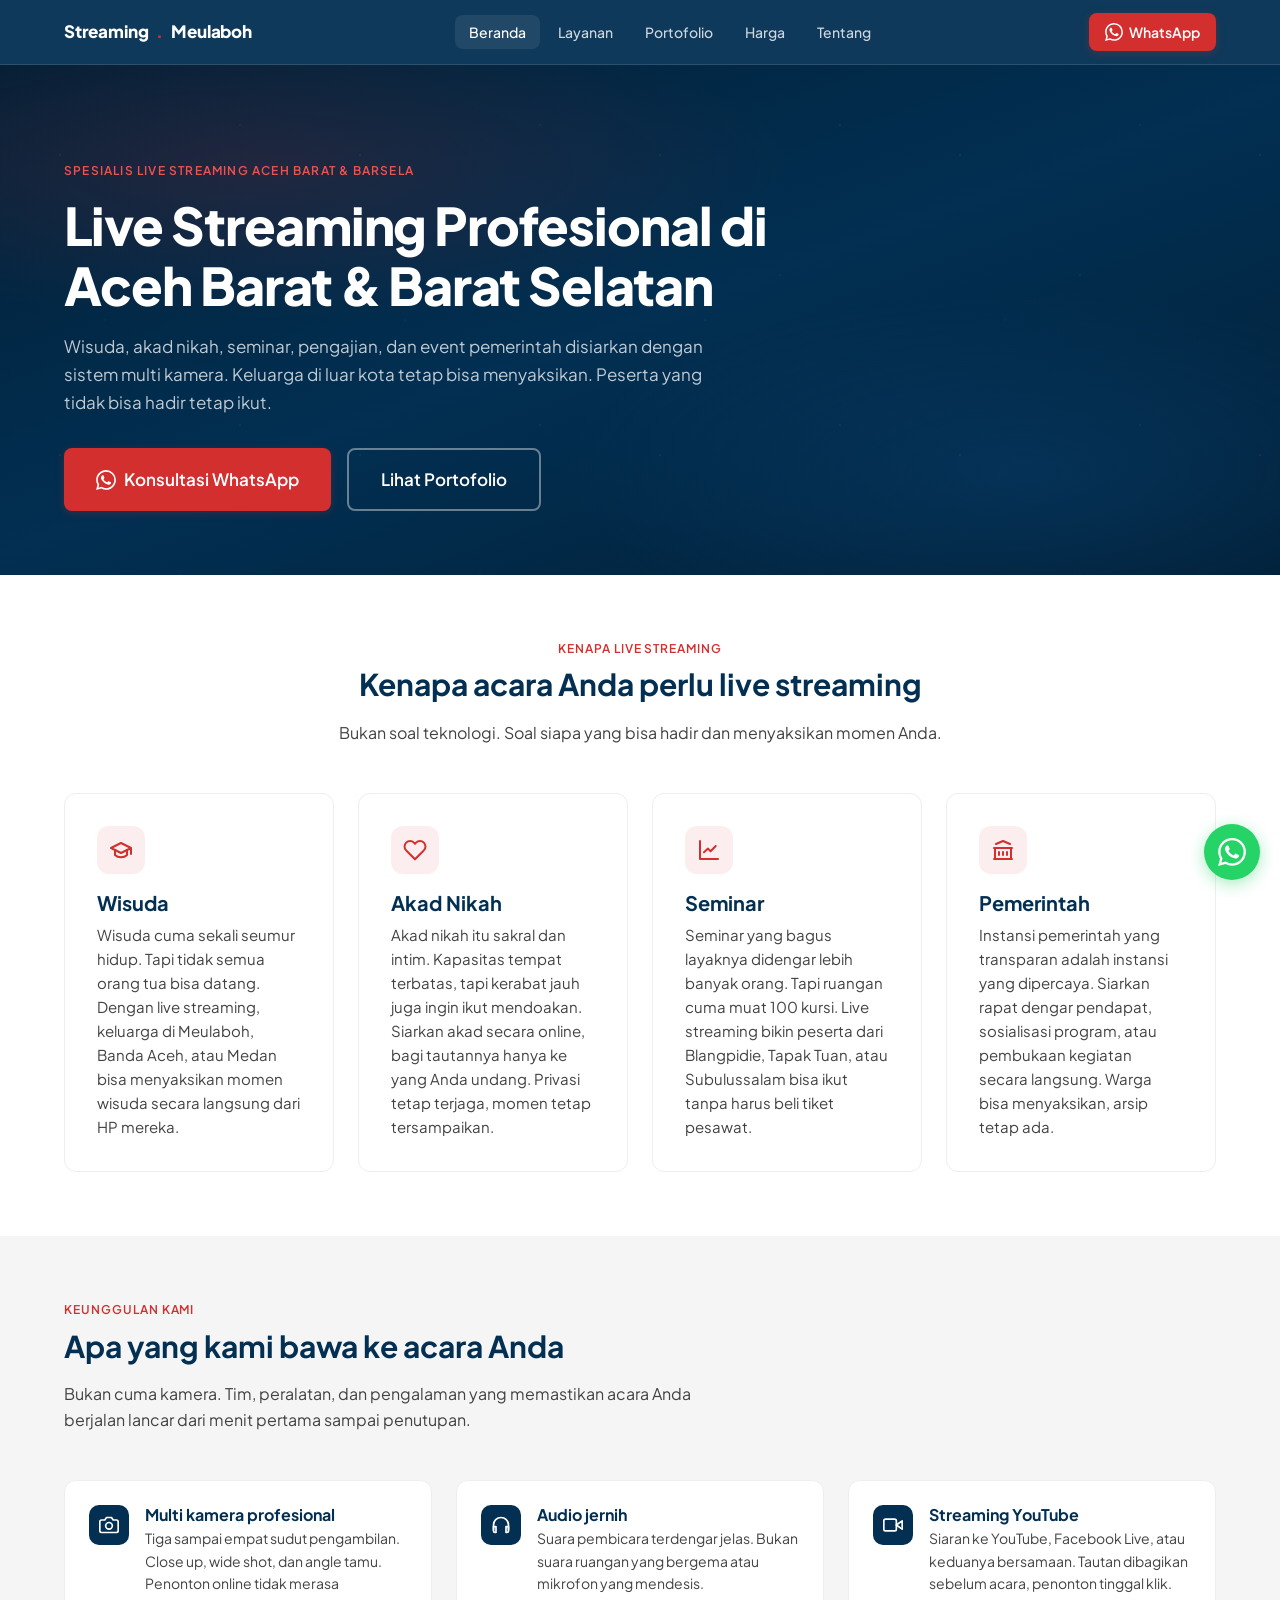
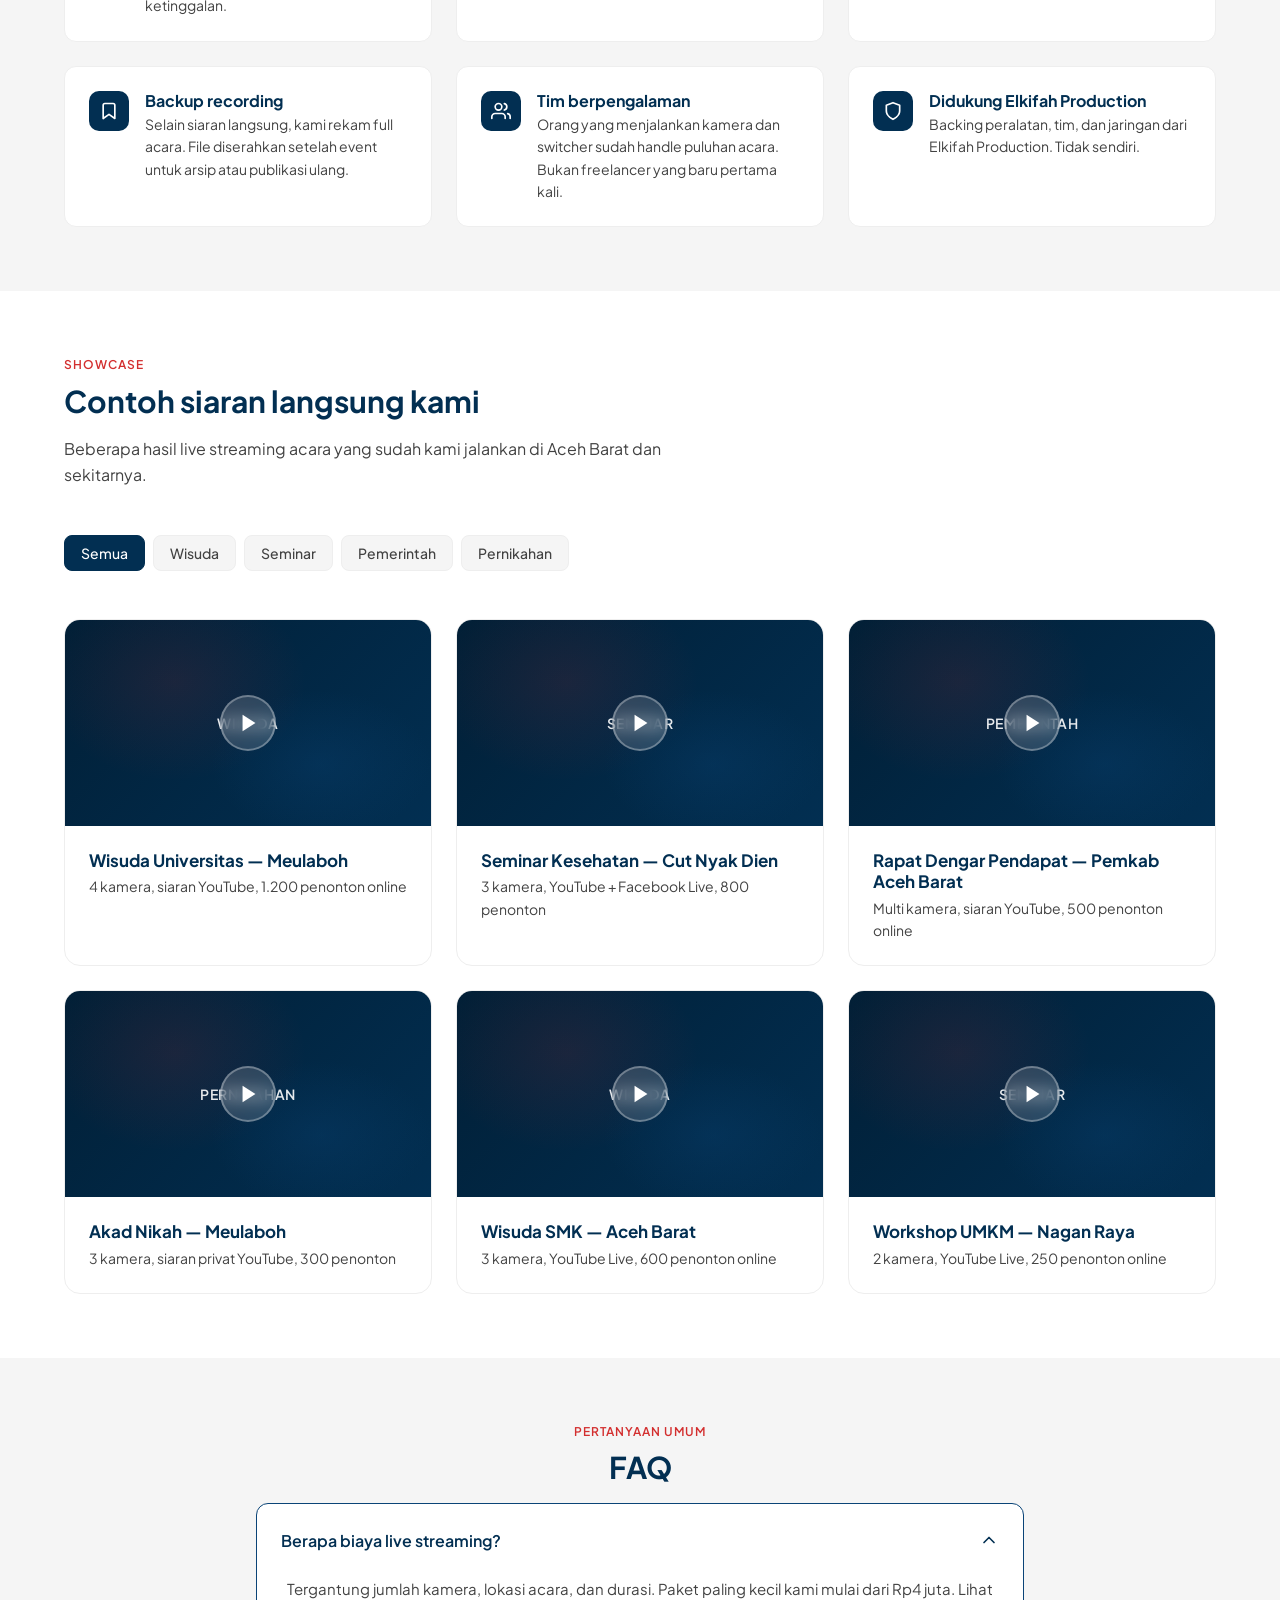
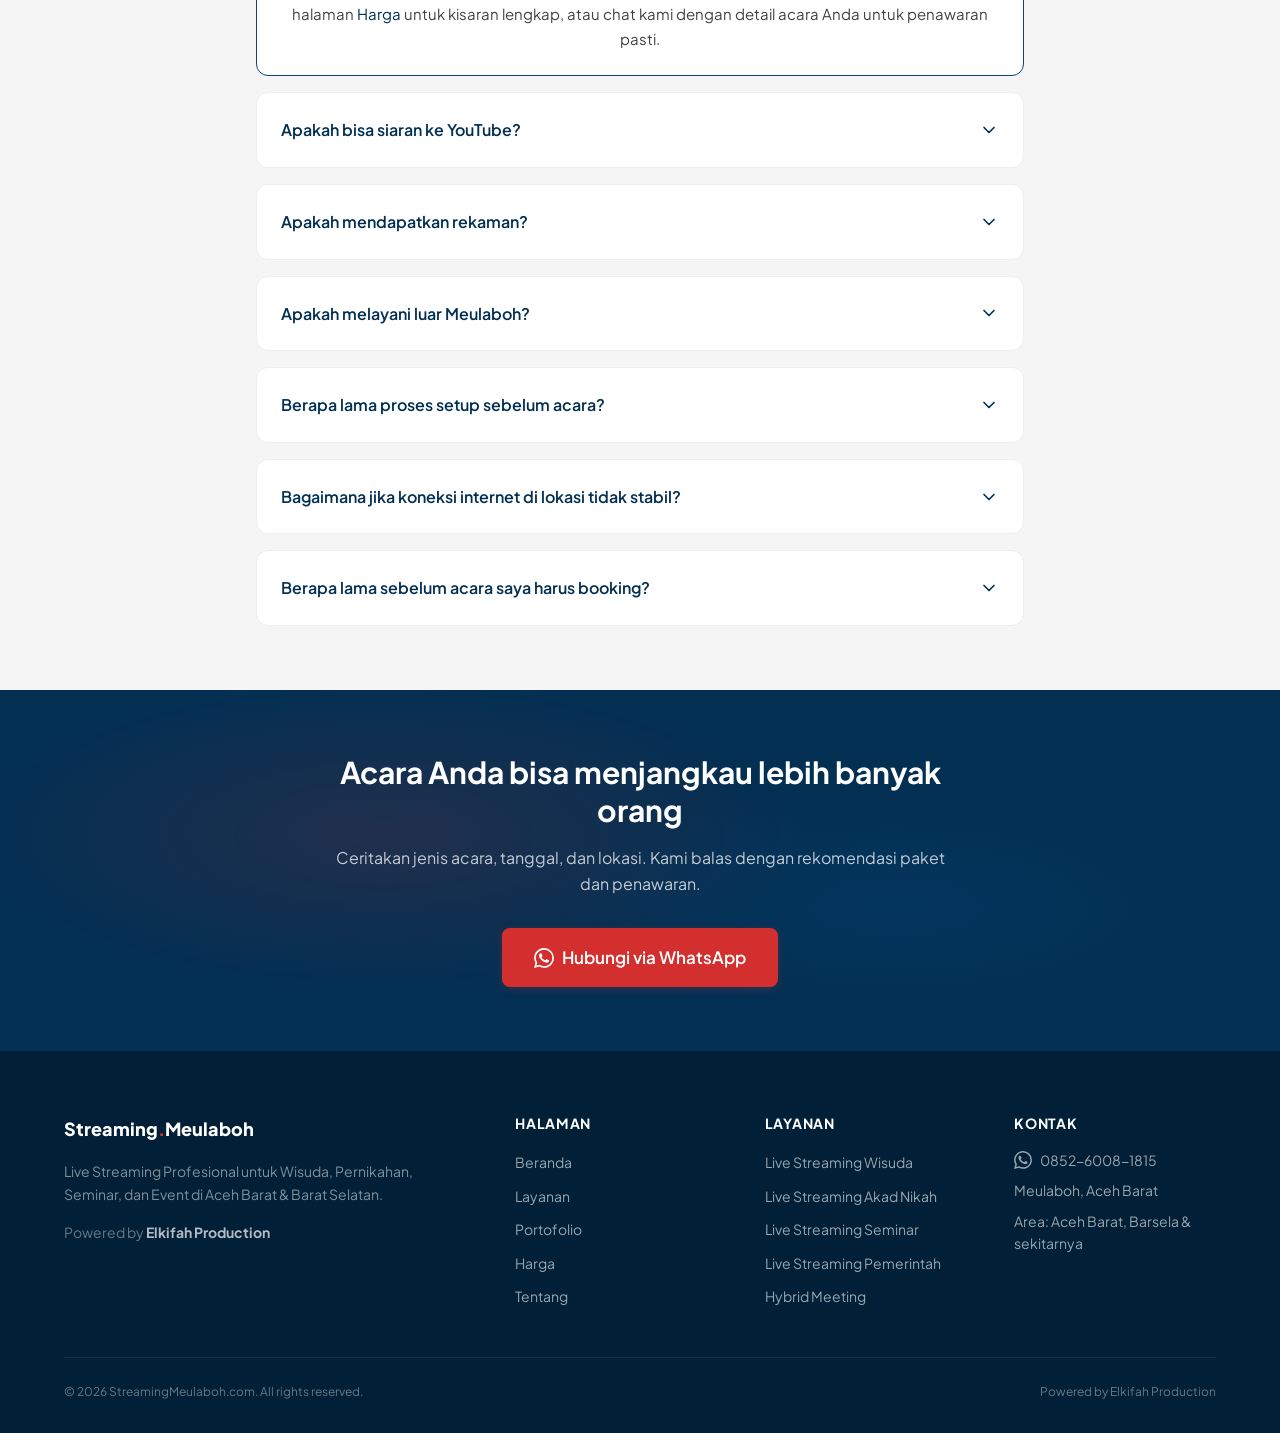
<file: index.html>
<!DOCTYPE html>
<html lang="id">
<head>
  <meta charset="UTF-8">
  <meta name="viewport" content="width=device-width, initial-scale=1.0">

  <!-- Primary Meta Tags -->
  <title>Live Streaming Meulaboh — Jasa Live Streaming Aceh Barat & Barsela</title>
  <meta name="title" content="Live Streaming Meulaboh — Jasa Live Streaming Aceh Barat & Barsela">
  <meta name="description" content="Jasa live streaming profesional untuk wisuda, akad nikah, seminar, dan event pemerintah di Meulaboh, Aceh Barat, dan Barat Selatan. Multi kamera, audio jernih, rekaman disertakan. Konsultasi via WhatsApp.">
  <meta name="keywords" content="live streaming meulaboh, jasa live streaming meulaboh, live streaming aceh barat, jasa live streaming aceh barat, live streaming barsela, jasa multicam aceh barat, live streaming wisuda aceh, live streaming akad nikah aceh, vendor live streaming meulaboh">
  <meta name="author" content="StreamingMeulaboh.com — Powered by Elkifah Production">
  <meta name="robots" content="index, follow">
  <link rel="canonical" href="https://streamingmeulaboh.com/">

  <!-- Open Graph / Facebook -->
  <meta property="og:type" content="website">
  <meta property="og:url" content="https://streamingmeulaboh.com/">
  <meta property="og:title" content="Live Streaming Meulaboh — Jasa Live Streaming Aceh Barat & Barsela">
  <meta property="og:description" content="Jasa live streaming profesional untuk wisuda, akad nikah, seminar, dan event pemerintah di Meulaboh, Aceh Barat, dan Barat Selatan. Konsultasi via WhatsApp.">
  <meta property="og:locale" content="id_ID">

  <!-- Twitter -->
  <meta name="twitter:card" content="summary_large_image">
  <meta name="twitter:title" content="Live Streaming Meulaboh — Jasa Live Streaming Aceh Barat & Barsela">
  <meta name="twitter:description" content="Jasa live streaming profesional untuk wisuda, akad nikah, seminar, dan event pemerintah di Meulaboh, Aceh Barat, dan Barat Selatan.">

  <!-- Schema: Organization + WebSite + FAQPage -->
  <script type="application/ld+json">
  {
    "@context": "https://schema.org",
    "@graph": [
      {
        "@type": "Organization",
        "name": "StreamingMeulaboh.com",
        "url": "https://streamingmeulaboh.com",
        "description": "Spesialis live streaming event di Aceh Barat dan Barat Selatan. Powered by Elkifah Production.",
        "parentOrganization": {
          "@type": "Organization",
          "name": "Elkifah Production"
        },
        "contactPoint": {
          "@type": "ContactPoint",
          "telephone": "+6285260081815",
          "contactType": "customer service",
          "availableLanguage": ["Indonesian"]
        },
        "areaServed": ["Meulaboh", "Aceh Barat", "Nagan Raya", "Aceh Jaya", "Aceh Barat Daya", "Aceh Selatan", "Simeulue"]
      },
      {
        "@type": "WebSite",
        "name": "StreamingMeulaboh.com",
        "url": "https://streamingmeulaboh.com"
      },
      {
        "@type": "FAQPage",
        "mainEntity": [
          {
            "@type": "Question",
            "name": "Berapa biaya live streaming?",
            "acceptedAnswer": {
              "@type": "Answer",
              "text": "Tergantung jumlah kamera, lokasi acara, dan durasi. Paket paling kecil kami mulai dari Rp4 juta. Lihat halaman Harga untuk kisaran lengkap, atau chat kami dengan detail acara Anda untuk penawaran pasti."
            }
          },
          {
            "@type": "Question",
            "name": "Apakah bisa siaran ke YouTube?",
            "acceptedAnswer": {
              "@type": "Answer",
              "text": "Ya. Standar kami siaran ke YouTube. Kalau Anda mau siaran ke Facebook Live juga, bisa. Bahkan keduanya bersamaan."
            }
          },
          {
            "@type": "Question",
            "name": "Apakah mendapatkan rekaman?",
            "acceptedAnswer": {
              "@type": "Answer",
              "text": "Ya. Selain siaran langsung, kami rekam full acara. File video resolusi tinggi diserahkan setelah event. Bisa untuk arsip atau publikasi ulang di medsos."
            }
          },
          {
            "@type": "Question",
            "name": "Apakah melayani luar Meulaboh?",
            "acceptedAnswer": {
              "@type": "Answer",
              "text": "Ya. Kami melayani Meulaboh, Aceh Barat, Nagan Raya, Aceh Jaya, Aceh Barat Daya, Aceh Selatan, dan Simeulue. Untuk lokasi yang lebih jauh, biaya transport menyesuaikan."
            }
          }
        ]
      }
    ]
  }
  </script>

  <link rel="preconnect" href="https://fonts.googleapis.com">
  <link rel="preconnect" href="https://fonts.gstatic.com" crossorigin>
  <link href="https://fonts.googleapis.com/css2?family=Plus+Jakarta+Sans:wght@400;500;600;700;800&display=swap" rel="stylesheet">
  <link rel="stylesheet" href="assets/css/style.css?v=1">
</head>
<body>
  <a href="#main" class="skip-link">Lewati ke konten utama</a>

  <!-- ==================== NAVBAR ==================== -->
  <nav class="navbar">
    <div class="navbar__inner">
      <a href="/" class="navbar__brand">Streaming<span class="brand-dot">.</span>Meulaboh</a>
      <ul class="navbar__menu">
        <li><a href="/" class="active">Beranda</a></li>
        <li><a href="/layanan">Layanan</a></li>
        <li><a href="/portofolio">Portofolio</a></li>
        <li><a href="/harga">Harga</a></li>
        <li><a href="/tentang">Tentang</a></li>
      </ul>
      <div class="navbar__actions">
        <a href="https://wa.me/6285260081815?text=Halo%2C%20saya%20mau%20konsultasi%20soal%20live%20streaming%20untuk%20acara%20saya." class="navbar__cta" target="_blank" rel="noopener">
          <svg width="18" height="18" viewBox="0 0 24 24" fill="currentColor"><path d="M17.472 14.382c-.297-.149-1.758-.867-2.03-.967-.273-.099-.471-.148-.67.15-.197.297-.767.966-.94 1.164-.173.199-.347.223-.644.075-.297-.15-1.255-.463-2.39-1.475-.883-.788-1.48-1.761-1.653-2.059-.173-.297-.018-.458.13-.606.134-.133.298-.347.446-.52.149-.174.198-.298.298-.497.099-.198.05-.371-.025-.52-.075-.148-.669-1.612-.916-2.207-.242-.579-.487-.5-.669-.51-.173-.008-.371-.01-.57-.01-.198 0-.52.074-.792.372-.272.297-1.04 1.016-1.04 2.479 0 1.462 1.065 2.875 1.213 3.074.149.198 2.096 3.2 5.077 4.487.709.306 1.262.489 1.694.625.712.227 1.36.195 1.871.118.571-.085 1.758-.719 2.006-1.413.248-.694.248-1.289.173-1.413-.074-.124-.272-.198-.57-.347m-5.421 7.403h-.004a9.87 9.87 0 01-5.031-1.378l-.361-.214-3.741.982.998-3.648-.235-.374a9.86 9.86 0 01-1.51-5.26c.001-5.45 4.436-9.884 9.888-9.884 2.64 0 5.122 1.03 6.988 2.898a9.825 9.825 0 012.893 6.994c-.003 5.45-4.437 9.884-9.885 9.884m8.413-18.297A11.815 11.815 0 0012.05 0C5.495 0 .16 5.335.157 11.892c0 2.096.547 4.142 1.588 5.945L.057 24l6.305-1.654a11.882 11.882 0 005.683 1.448h.005c6.554 0 11.89-5.335 11.893-11.893a11.821 11.821 0 00-3.48-8.413z"/></svg>
          WhatsApp
        </a>
        <button class="navbar__toggle" aria-label="Buka menu" aria-expanded="false">
          <span></span><span></span><span></span>
        </button>
      </div>
    </div>
    <div class="navbar__mobile-menu">
      <a href="/">Beranda</a>
      <a href="/layanan">Layanan</a>
      <a href="/portofolio">Portofolio</a>
      <a href="/harga">Harga</a>
      <a href="/tentang">Tentang</a>
      <a href="https://wa.me/6285260081815?text=Halo%2C%20saya%20mau%20konsultasi%20soal%20live%20streaming%20untuk%20acara%20saya." class="btn btn--primary btn--block" target="_blank" rel="noopener">Konsultasi WhatsApp</a>
    </div>
  </nav>

  <main id="main">
    <!-- ==================== HERO ==================== -->
    <section class="hero">
      <div class="container">
        <div class="hero__inner">
          <p class="hero__eyebrow">Spesialis Live Streaming Aceh Barat & Barsela</p>
          <h1 class="hero__title">Live Streaming Profesional di Aceh Barat &amp; Barat Selatan</h1>
          <p class="hero__subtitle">
            Wisuda, akad nikah, seminar, pengajian, dan event pemerintah disiarkan dengan sistem multi kamera. Keluarga di luar kota tetap bisa menyaksikan. Peserta yang tidak bisa hadir tetap ikut.
          </p>
          <div class="hero__actions">
            <a href="https://wa.me/6285260081815?text=Halo%2C%20saya%20mau%20konsultasi%20soal%20live%20streaming%20untuk%20acara%20saya." class="btn btn--primary btn--lg" target="_blank" rel="noopener">
              <svg width="20" height="20" viewBox="0 0 24 24" fill="currentColor"><path d="M17.472 14.382c-.297-.149-1.758-.867-2.03-.967-.273-.099-.471-.148-.67.15-.197.297-.767.966-.94 1.164-.173.199-.347.223-.644.075-.297-.15-1.255-.463-2.39-1.475-.883-.788-1.48-1.761-1.653-2.059-.173-.297-.018-.458.13-.606.134-.133.298-.347.446-.52.149-.174.198-.298.298-.497.099-.198.05-.371-.025-.52-.075-.148-.669-1.612-.916-2.207-.242-.579-.487-.5-.669-.51-.173-.008-.371-.01-.57-.01-.198 0-.52.074-.792.372-.272.297-1.04 1.016-1.04 2.479 0 1.462 1.065 2.875 1.213 3.074.149.198 2.096 3.2 5.077 4.487.709.306 1.262.489 1.694.625.712.227 1.36.195 1.871.118.571-.085 1.758-.719 2.006-1.413.248-.694.248-1.289.173-1.413-.074-.124-.272-.198-.57-.347m-5.421 7.403h-.004a9.87 9.87 0 01-5.031-1.378l-.361-.214-3.741.982.998-3.648-.235-.374a9.86 9.86 0 01-1.51-5.26c.001-5.45 4.436-9.884 9.888-9.884 2.64 0 5.122 1.03 6.988 2.898a9.825 9.825 0 012.893 6.994c-.003 5.45-4.437 9.884-9.885 9.884m8.413-18.297A11.815 11.815 0 0012.05 0C5.495 0 .16 5.335.157 11.892c0 2.096.547 4.142 1.588 5.945L.057 24l6.305-1.654a11.882 11.882 0 005.683 1.448h.005c6.554 0 11.89-5.335 11.893-11.893a11.821 11.821 0 00-3.48-8.413z"/></svg>
              Konsultasi WhatsApp
            </a>
            <a href="/portofolio" class="btn btn--ghost-light btn--lg">Lihat Portofolio</a>
          </div>
        </div>
      </div>
    </section>

    <!-- ==================== WHY LIVE STREAMING ==================== -->
    <section class="section">
      <div class="container">
        <div class="reveal text-center">
          <p class="eyebrow">Kenapa live streaming</p>
          <h2 class="section-title">Kenapa acara Anda perlu live streaming</h2>
          <p class="section-intro">Bukan soal teknologi. Soal siapa yang bisa hadir dan menyaksikan momen Anda.</p>
        </div>
        <div class="grid grid--4">
          <div class="card card--hover usecase-card reveal">
            <div class="usecase-card__icon">
              <svg viewBox="0 0 24 24" fill="none" stroke="currentColor" stroke-width="2" stroke-linecap="round" stroke-linejoin="round"><path d="M22 10v6M2 10l10-5 10 5-10 5z"/><path d="M6 12v5c3 3 9 3 12 0v-5"/></svg>
            </div>
            <h3>Wisuda</h3>
            <p>Wisuda cuma sekali seumur hidup. Tapi tidak semua orang tua bisa datang. Dengan live streaming, keluarga di Meulaboh, Banda Aceh, atau Medan bisa menyaksikan momen wisuda secara langsung dari HP mereka.</p>
          </div>
          <div class="card card--hover usecase-card reveal reveal-delay-1">
            <div class="usecase-card__icon">
              <svg viewBox="0 0 24 24" fill="none" stroke="currentColor" stroke-width="2" stroke-linecap="round" stroke-linejoin="round"><path d="M20.84 4.61a5.5 5.5 0 00-7.78 0L12 5.67l-1.06-1.06a5.5 5.5 0 00-7.78 7.78l1.06 1.06L12 21.23l7.78-7.78 1.06-1.06a5.5 5.5 0 000-7.78z"/></svg>
            </div>
            <h3>Akad Nikah</h3>
            <p>Akad nikah itu sakral dan intim. Kapasitas tempat terbatas, tapi kerabat jauh juga ingin ikut mendoakan. Siarkan akad secara online, bagi tautannya hanya ke yang Anda undang. Privasi tetap terjaga, momen tetap tersampaikan.</p>
          </div>
          <div class="card card--hover usecase-card reveal reveal-delay-2">
            <div class="usecase-card__icon">
              <svg viewBox="0 0 24 24" fill="none" stroke="currentColor" stroke-width="2" stroke-linecap="round" stroke-linejoin="round"><path d="M3 3v18h18"/><path d="M18.7 8l-5.1 5.2-2.6-2.6L7 14.3"/></svg>
            </div>
            <h3>Seminar</h3>
            <p>Seminar yang bagus layaknya didengar lebih banyak orang. Tapi ruangan cuma muat 100 kursi. Live streaming bikin peserta dari Blangpidie, Tapak Tuan, atau Subulussalam bisa ikut tanpa harus beli tiket pesawat.</p>
          </div>
          <div class="card card--hover usecase-card reveal reveal-delay-3">
            <div class="usecase-card__icon">
              <svg viewBox="0 0 24 24" fill="none" stroke="currentColor" stroke-width="2" stroke-linecap="round" stroke-linejoin="round"><path d="M3 21h18M3 10h18M5 6l7-3 7 3M4 10v11M20 10v11M8 14v3M12 14v3M16 14v3"/></svg>
            </div>
            <h3>Pemerintah</h3>
            <p>Instansi pemerintah yang transparan adalah instansi yang dipercaya. Siarkan rapat dengar pendapat, sosialisasi program, atau pembukaan kegiatan secara langsung. Warga bisa menyaksikan, arsip tetap ada.</p>
          </div>
        </div>
      </div>
    </section>

    <!-- ==================== KEUNGGULAN ==================== -->
    <section class="section section--gray">
      <div class="container">
        <div class="reveal">
          <p class="eyebrow">Keunggulan kami</p>
          <h2 class="section-title">Apa yang kami bawa ke acara Anda</h2>
          <p class="section-intro">Bukan cuma kamera. Tim, peralatan, dan pengalaman yang memastikan acara Anda berjalan lancar dari menit pertama sampai penutupan.</p>
        </div>
        <div class="grid grid--3">
          <div class="advantage reveal">
            <div class="advantage__icon"><svg viewBox="0 0 24 24" fill="none" stroke="currentColor" stroke-width="2" stroke-linecap="round" stroke-linejoin="round"><path d="M23 19a2 2 0 01-2 2H3a2 2 0 01-2-2V8a2 2 0 012-2h4l2-3h6l2 3h4a2 2 0 012 2z"/><circle cx="12" cy="13" r="4"/></svg></div>
            <div class="advantage__text">
              <h3>Multi kamera profesional</h3>
              <p>Tiga sampai empat sudut pengambilan. Close up, wide shot, dan angle tamu. Penonton online tidak merasa ketinggalan.</p>
            </div>
          </div>
          <div class="advantage reveal reveal-delay-1">
            <div class="advantage__icon"><svg viewBox="0 0 24 24" fill="none" stroke="currentColor" stroke-width="2" stroke-linecap="round" stroke-linejoin="round"><path d="M3 18v-6a9 9 0 0118 0v6"/><path d="M21 19a2 2 0 01-2 2h-1v-7h3v5zM3 19a2 2 0 002 2h1v-7H3v5z"/></svg></div>
            <div class="advantage__text">
              <h3>Audio jernih</h3>
              <p>Suara pembicara terdengar jelas. Bukan suara ruangan yang bergema atau mikrofon yang mendesis.</p>
            </div>
          </div>
          <div class="advantage reveal reveal-delay-2">
            <div class="advantage__icon"><svg viewBox="0 0 24 24" fill="none" stroke="currentColor" stroke-width="2" stroke-linecap="round" stroke-linejoin="round"><polygon points="23 7 16 12 23 17 23 7"/><rect x="1" y="5" width="15" height="14" rx="2" ry="2"/></svg></div>
            <div class="advantage__text">
              <h3>Streaming YouTube</h3>
              <p>Siaran ke YouTube, Facebook Live, atau keduanya bersamaan. Tautan dibagikan sebelum acara, penonton tinggal klik.</p>
            </div>
          </div>
          <div class="advantage reveal">
            <div class="advantage__icon"><svg viewBox="0 0 24 24" fill="none" stroke="currentColor" stroke-width="2" stroke-linecap="round" stroke-linejoin="round"><path d="M19 21l-7-5-7 5V5a2 2 0 012-2h10a2 2 0 012 2z"/></svg></div>
            <div class="advantage__text">
              <h3>Backup recording</h3>
              <p>Selain siaran langsung, kami rekam full acara. File diserahkan setelah event untuk arsip atau publikasi ulang.</p>
            </div>
          </div>
          <div class="advantage reveal reveal-delay-1">
            <div class="advantage__icon"><svg viewBox="0 0 24 24" fill="none" stroke="currentColor" stroke-width="2" stroke-linecap="round" stroke-linejoin="round"><path d="M17 21v-2a4 4 0 00-4-4H5a4 4 0 00-4 4v2"/><circle cx="9" cy="7" r="4"/><path d="M23 21v-2a4 4 0 00-3-3.87M16 3.13a4 4 0 010 7.75"/></svg></div>
            <div class="advantage__text">
              <h3>Tim berpengalaman</h3>
              <p>Orang yang menjalankan kamera dan switcher sudah handle puluhan acara. Bukan freelancer yang baru pertama kali.</p>
            </div>
          </div>
          <div class="advantage reveal reveal-delay-2">
            <div class="advantage__icon"><svg viewBox="0 0 24 24" fill="none" stroke="currentColor" stroke-width="2" stroke-linecap="round" stroke-linejoin="round"><path d="M12 22s8-4 8-10V5l-8-3-8 3v7c0 6 8 10 8 10z"/></svg></div>
            <div class="advantage__text">
              <h3>Didukung Elkifah Production</h3>
              <p>Backing peralatan, tim, dan jaringan dari Elkifah Production. Tidak sendiri.</p>
            </div>
          </div>
        </div>
      </div>
    </section>

    <!-- ==================== SHOWCASE ==================== -->
    <section class="section">
      <div class="container">
        <div class="reveal">
          <p class="eyebrow">Showcase</p>
          <h2 class="section-title">Contoh siaran langsung kami</h2>
          <p class="section-intro">Beberapa hasil live streaming acara yang sudah kami jalankan di Aceh Barat dan sekitarnya.</p>
        </div>

        <div class="showcase-filter reveal">
          <button class="filter-btn active" data-filter="all">Semua</button>
          <button class="filter-btn" data-filter="wisuda">Wisuda</button>
          <button class="filter-btn" data-filter="seminar">Seminar</button>
          <button class="filter-btn" data-filter="pemerintah">Pemerintah</button>
          <button class="filter-btn" data-filter="pernikahan">Pernikahan</button>
        </div>

        <div class="showcase-grid">
          <div class="showcase-item reveal" data-category="wisuda">
            <div class="showcase-item__thumb">
              <span class="showcase-item__category">Wisuda</span>
              <div class="showcase-item__play"><svg viewBox="0 0 24 24" fill="currentColor"><polygon points="5 3 19 12 5 21 5 3"/></svg></div>
            </div>
            <div class="showcase-item__body">
              <h3>Wisuda Universitas — Meulaboh</h3>
              <p>4 kamera, siaran YouTube, 1.200 penonton online</p>
            </div>
          </div>
          <div class="showcase-item reveal reveal-delay-1" data-category="seminar">
            <div class="showcase-item__thumb">
              <span class="showcase-item__category">Seminar</span>
              <div class="showcase-item__play"><svg viewBox="0 0 24 24" fill="currentColor"><polygon points="5 3 19 12 5 21 5 3"/></svg></div>
            </div>
            <div class="showcase-item__body">
              <h3>Seminar Kesehatan — Cut Nyak Dien</h3>
              <p>3 kamera, YouTube + Facebook Live, 800 penonton</p>
            </div>
          </div>
          <div class="showcase-item reveal reveal-delay-2" data-category="pemerintah">
            <div class="showcase-item__thumb">
              <span class="showcase-item__category">Pemerintah</span>
              <div class="showcase-item__play"><svg viewBox="0 0 24 24" fill="currentColor"><polygon points="5 3 19 12 5 21 5 3"/></svg></div>
            </div>
            <div class="showcase-item__body">
              <h3>Rapat Dengar Pendapat — Pemkab Aceh Barat</h3>
              <p>Multi kamera, siaran YouTube, 500 penonton online</p>
            </div>
          </div>
          <div class="showcase-item reveal" data-category="pernikahan">
            <div class="showcase-item__thumb">
              <span class="showcase-item__category">Pernikahan</span>
              <div class="showcase-item__play"><svg viewBox="0 0 24 24" fill="currentColor"><polygon points="5 3 19 12 5 21 5 3"/></svg></div>
            </div>
            <div class="showcase-item__body">
              <h3>Akad Nikah — Meulaboh</h3>
              <p>3 kamera, siaran privat YouTube, 300 penonton</p>
            </div>
          </div>
          <div class="showcase-item reveal reveal-delay-1" data-category="wisuda">
            <div class="showcase-item__thumb">
              <span class="showcase-item__category">Wisuda</span>
              <div class="showcase-item__play"><svg viewBox="0 0 24 24" fill="currentColor"><polygon points="5 3 19 12 5 21 5 3"/></svg></div>
            </div>
            <div class="showcase-item__body">
              <h3>Wisuda SMK — Aceh Barat</h3>
              <p>3 kamera, YouTube Live, 600 penonton online</p>
            </div>
          </div>
          <div class="showcase-item reveal reveal-delay-2" data-category="seminar">
            <div class="showcase-item__thumb">
              <span class="showcase-item__category">Seminar</span>
              <div class="showcase-item__play"><svg viewBox="0 0 24 24" fill="currentColor"><polygon points="5 3 19 12 5 21 5 3"/></svg></div>
            </div>
            <div class="showcase-item__body">
              <h3>Workshop UMKM — Nagan Raya</h3>
              <p>2 kamera, YouTube Live, 250 penonton online</p>
            </div>
          </div>
        </div>
      </div>
    </section>

    <!-- ==================== FAQ ==================== -->
    <section class="section section--gray">
      <div class="container">
        <div class="reveal text-center">
          <p class="eyebrow">Pertanyaan umum</p>
          <h2 class="section-title">FAQ</h2>
        </div>
        <div class="faq-list text-center reveal">
          <details class="faq-item" open>
            <summary class="faq-item__summary">Berapa biaya live streaming?</summary>
            <div class="faq-item__answer">Tergantung jumlah kamera, lokasi acara, dan durasi. Paket paling kecil kami mulai dari Rp4 juta. Lihat halaman <a href="/harga">Harga</a> untuk kisaran lengkap, atau chat kami dengan detail acara Anda untuk penawaran pasti.</div>
          </details>
          <details class="faq-item">
            <summary class="faq-item__summary">Apakah bisa siaran ke YouTube?</summary>
            <div class="faq-item__answer">Ya. Standar kami siaran ke YouTube. Kalau Anda mau siaran ke Facebook Live juga, bisa. Bahkan keduanya bersamaan.</div>
          </details>
          <details class="faq-item">
            <summary class="faq-item__summary">Apakah mendapatkan rekaman?</summary>
            <div class="faq-item__answer">Ya. Selain siaran langsung, kami rekam full acara. File video resolusi tinggi diserahkan setelah event. Bisa untuk arsip atau publikasi ulang di medsos.</div>
          </details>
          <details class="faq-item">
            <summary class="faq-item__summary">Apakah melayani luar Meulaboh?</summary>
            <div class="faq-item__answer">Ya. Kami melayani Meulaboh, Aceh Barat, Nagan Raya, Aceh Jaya, Aceh Barat Daya, Aceh Selatan, dan Simeulue. Untuk lokasi yang lebih jauh, biaya transport menyesuaikan.</div>
          </details>
          <details class="faq-item">
            <summary class="faq-item__summary">Berapa lama proses setup sebelum acara?</summary>
            <div class="faq-item__answer">Tim tiba minimal 2 jam sebelum acara untuk setup kamera, test audio, dan cek koneksi internet. Untuk acara besar, kami survei lokasi 1–2 hari sebelumnya.</div>
          </details>
          <details class="faq-item">
            <summary class="faq-item__summary">Bagaimana jika koneksi internet di lokasi tidak stabil?</summary>
            <div class="faq-item__answer">Kami bawa koneksi cadangan. Sudah punya protokol backup. Tapi untuk lokasi yang memang sangat terpencil, kami akan diskusi opsi terbaik saat survei.</div>
          </details>
          <details class="faq-item">
            <summary class="faq-item__summary">Berapa lama sebelum acara saya harus booking?</summary>
            <div class="faq-item__answer">Minimal 2 minggu sebelum tanggal. Untuk musim wisuda (Oktober–Desember) dan musim pernikahan, sebaiknya 1 bulan sebelumnya karena jadwal kami cepat penuh.</div>
          </details>
        </div>
      </div>
    </section>

    <!-- ==================== CTA ==================== -->
    <section class="cta-banner">
      <div class="container">
        <div class="cta-banner__inner reveal">
          <h2>Acara Anda bisa menjangkau lebih banyak orang</h2>
          <p>Ceritakan jenis acara, tanggal, dan lokasi. Kami balas dengan rekomendasi paket dan penawaran.</p>
          <a href="https://wa.me/6285260081815?text=Halo%2C%20saya%20mau%20konsultasi%20soal%20live%20streaming%20untuk%20acara%20saya." class="btn btn--primary btn--lg" target="_blank" rel="noopener">
            <svg width="20" height="20" viewBox="0 0 24 24" fill="currentColor"><path d="M17.472 14.382c-.297-.149-1.758-.867-2.03-.967-.273-.099-.471-.148-.67.15-.197.297-.767.966-.94 1.164-.173.199-.347.223-.644.075-.297-.15-1.255-.463-2.39-1.475-.883-.788-1.48-1.761-1.653-2.059-.173-.297-.018-.458.13-.606.134-.133.298-.347.446-.52.149-.174.198-.298.298-.497.099-.198.05-.371-.025-.52-.075-.148-.669-1.612-.916-2.207-.242-.579-.487-.5-.669-.51-.173-.008-.371-.01-.57-.01-.198 0-.52.074-.792.372-.272.297-1.04 1.016-1.04 2.479 0 1.462 1.065 2.875 1.213 3.074.149.198 2.096 3.2 5.077 4.487.709.306 1.262.489 1.694.625.712.227 1.36.195 1.871.118.571-.085 1.758-.719 2.006-1.413.248-.694.248-1.289.173-1.413-.074-.124-.272-.198-.57-.347m-5.421 7.403h-.004a9.87 9.87 0 01-5.031-1.378l-.361-.214-3.741.982.998-3.648-.235-.374a9.86 9.86 0 01-1.51-5.26c.001-5.45 4.436-9.884 9.888-9.884 2.64 0 5.122 1.03 6.988 2.898a9.825 9.825 0 012.893 6.994c-.003 5.45-4.437 9.884-9.885 9.884m8.413-18.297A11.815 11.815 0 0012.05 0C5.495 0 .16 5.335.157 11.892c0 2.096.547 4.142 1.588 5.945L.057 24l6.305-1.654a11.882 11.882 0 005.683 1.448h.005c6.554 0 11.89-5.335 11.893-11.893a11.821 11.821 0 00-3.48-8.413z"/></svg>
            Hubungi via WhatsApp
          </a>
        </div>
      </div>
    </section>
  </main>

  <!-- ==================== FOOTER ==================== -->
  <footer class="footer">
    <div class="container">
      <div class="footer__grid">
        <div>
          <div class="footer__brand">Streaming<span class="brand-dot">.</span>Meulaboh</div>
          <p class="footer__tagline">Live Streaming Profesional untuk Wisuda, Pernikahan, Seminar, dan Event di Aceh Barat &amp; Barat Selatan.</p>
          <p class="footer__powered">Powered by <strong>Elkifah Production</strong></p>
        </div>
        <div class="footer__col">
          <h4>Halaman</h4>
          <ul>
            <li><a href="/">Beranda</a></li>
            <li><a href="/layanan">Layanan</a></li>
            <li><a href="/portofolio">Portofolio</a></li>
            <li><a href="/harga">Harga</a></li>
            <li><a href="/tentang">Tentang</a></li>
          </ul>
        </div>
        <div class="footer__col">
          <h4>Layanan</h4>
          <ul>
            <li><a href="/layanan">Live Streaming Wisuda</a></li>
            <li><a href="/layanan">Live Streaming Akad Nikah</a></li>
            <li><a href="/layanan">Live Streaming Seminar</a></li>
            <li><a href="/layanan">Live Streaming Pemerintah</a></li>
            <li><a href="/layanan">Hybrid Meeting</a></li>
          </ul>
        </div>
        <div class="footer__col">
          <h4>Kontak</h4>
          <div class="footer__contact">
            <a href="https://wa.me/6285260081815" target="_blank" rel="noopener">
              <svg width="18" height="18" viewBox="0 0 24 24" fill="currentColor"><path d="M17.472 14.382c-.297-.149-1.758-.867-2.03-.967-.273-.099-.471-.148-.67.15-.197.297-.767.966-.94 1.164-.173.199-.347.223-.644.075-.297-.15-1.255-.463-2.39-1.475-.883-.788-1.48-1.761-1.653-2.059-.173-.297-.018-.458.13-.606.134-.133.298-.347.446-.52.149-.174.198-.298.298-.497.099-.198.05-.371-.025-.52-.075-.148-.669-1.612-.916-2.207-.242-.579-.487-.5-.669-.51-.173-.008-.371-.01-.57-.01-.198 0-.52.074-.792.372-.272.297-1.04 1.016-1.04 2.479 0 1.462 1.065 2.875 1.213 3.074.149.198 2.096 3.2 5.077 4.487.709.306 1.262.489 1.694.625.712.227 1.36.195 1.871.118.571-.085 1.758-.719 2.006-1.413.248-.694.248-1.289.173-1.413-.074-.124-.272-.198-.57-.347m-5.421 7.403h-.004a9.87 9.87 0 01-5.031-1.378l-.361-.214-3.741.982.998-3.648-.235-.374a9.86 9.86 0 01-1.51-5.26c.001-5.45 4.436-9.884 9.888-9.884 2.64 0 5.122 1.03 6.988 2.898a9.825 9.825 0 012.893 6.994c-.003 5.45-4.437 9.884-9.885 9.884m8.413-18.297A11.815 11.815 0 0012.05 0C5.495 0 .16 5.335.157 11.892c0 2.096.547 4.142 1.588 5.945L.057 24l6.305-1.654a11.882 11.882 0 005.683 1.448h.005c6.554 0 11.89-5.335 11.893-11.893a11.821 11.821 0 00-3.48-8.413z"/></svg>
              0852-6008-1815
            </a>
            <span>Meulaboh, Aceh Barat</span>
            <span>Area: Aceh Barat, Barsela &amp; sekitarnya</span>
          </div>
        </div>
      </div>
      <div class="footer__bottom">
        <span>&copy; 2026 StreamingMeulaboh.com. All rights reserved.</span>
        <span>Powered by Elkifah Production</span>
      </div>
    </div>
  </footer>

  <!-- WhatsApp floating button -->
  <a href="https://wa.me/6285260081815?text=Halo%2C%20saya%20mau%20konsultasi%20soal%20live%20streaming%20untuk%20acara%20saya." class="wa-float" target="_blank" rel="noopener" aria-label="Chat WhatsApp">
    <svg viewBox="0 0 24 24" fill="currentColor"><path d="M17.472 14.382c-.297-.149-1.758-.867-2.03-.967-.273-.099-.471-.148-.67.15-.197.297-.767.966-.94 1.164-.173.199-.347.223-.644.075-.297-.15-1.255-.463-2.39-1.475-.883-.788-1.48-1.761-1.653-2.059-.173-.297-.018-.458.13-.606.134-.133.298-.347.446-.52.149-.174.198-.298.298-.497.099-.198.05-.371-.025-.52-.075-.148-.669-1.612-.916-2.207-.242-.579-.487-.5-.669-.51-.173-.008-.371-.01-.57-.01-.198 0-.52.074-.792.372-.272.297-1.04 1.016-1.04 2.479 0 1.462 1.065 2.875 1.213 3.074.149.198 2.096 3.2 5.077 4.487.709.306 1.262.489 1.694.625.712.227 1.36.195 1.871.118.571-.085 1.758-.719 2.006-1.413.248-.694.248-1.289.173-1.413-.074-.124-.272-.198-.57-.347m-5.421 7.403h-.004a9.87 9.87 0 01-5.031-1.378l-.361-.214-3.741.982.998-3.648-.235-.374a9.86 9.86 0 01-1.51-5.26c.001-5.45 4.436-9.884 9.888-9.884 2.64 0 5.122 1.03 6.988 2.898a9.825 9.825 0 012.893 6.994c-.003 5.45-4.437 9.884-9.885 9.884m8.413-18.297A11.815 11.815 0 0012.05 0C5.495 0 .16 5.335.157 11.892c0 2.096.547 4.142 1.588 5.945L.057 24l6.305-1.654a11.882 11.882 0 005.683 1.448h.005c6.554 0 11.89-5.335 11.893-11.893a11.821 11.821 0 00-3.48-8.413z"/></svg>
  </a>

  <script src="assets/js/main.js?v=1"></script>
</body>
</html>
</file>
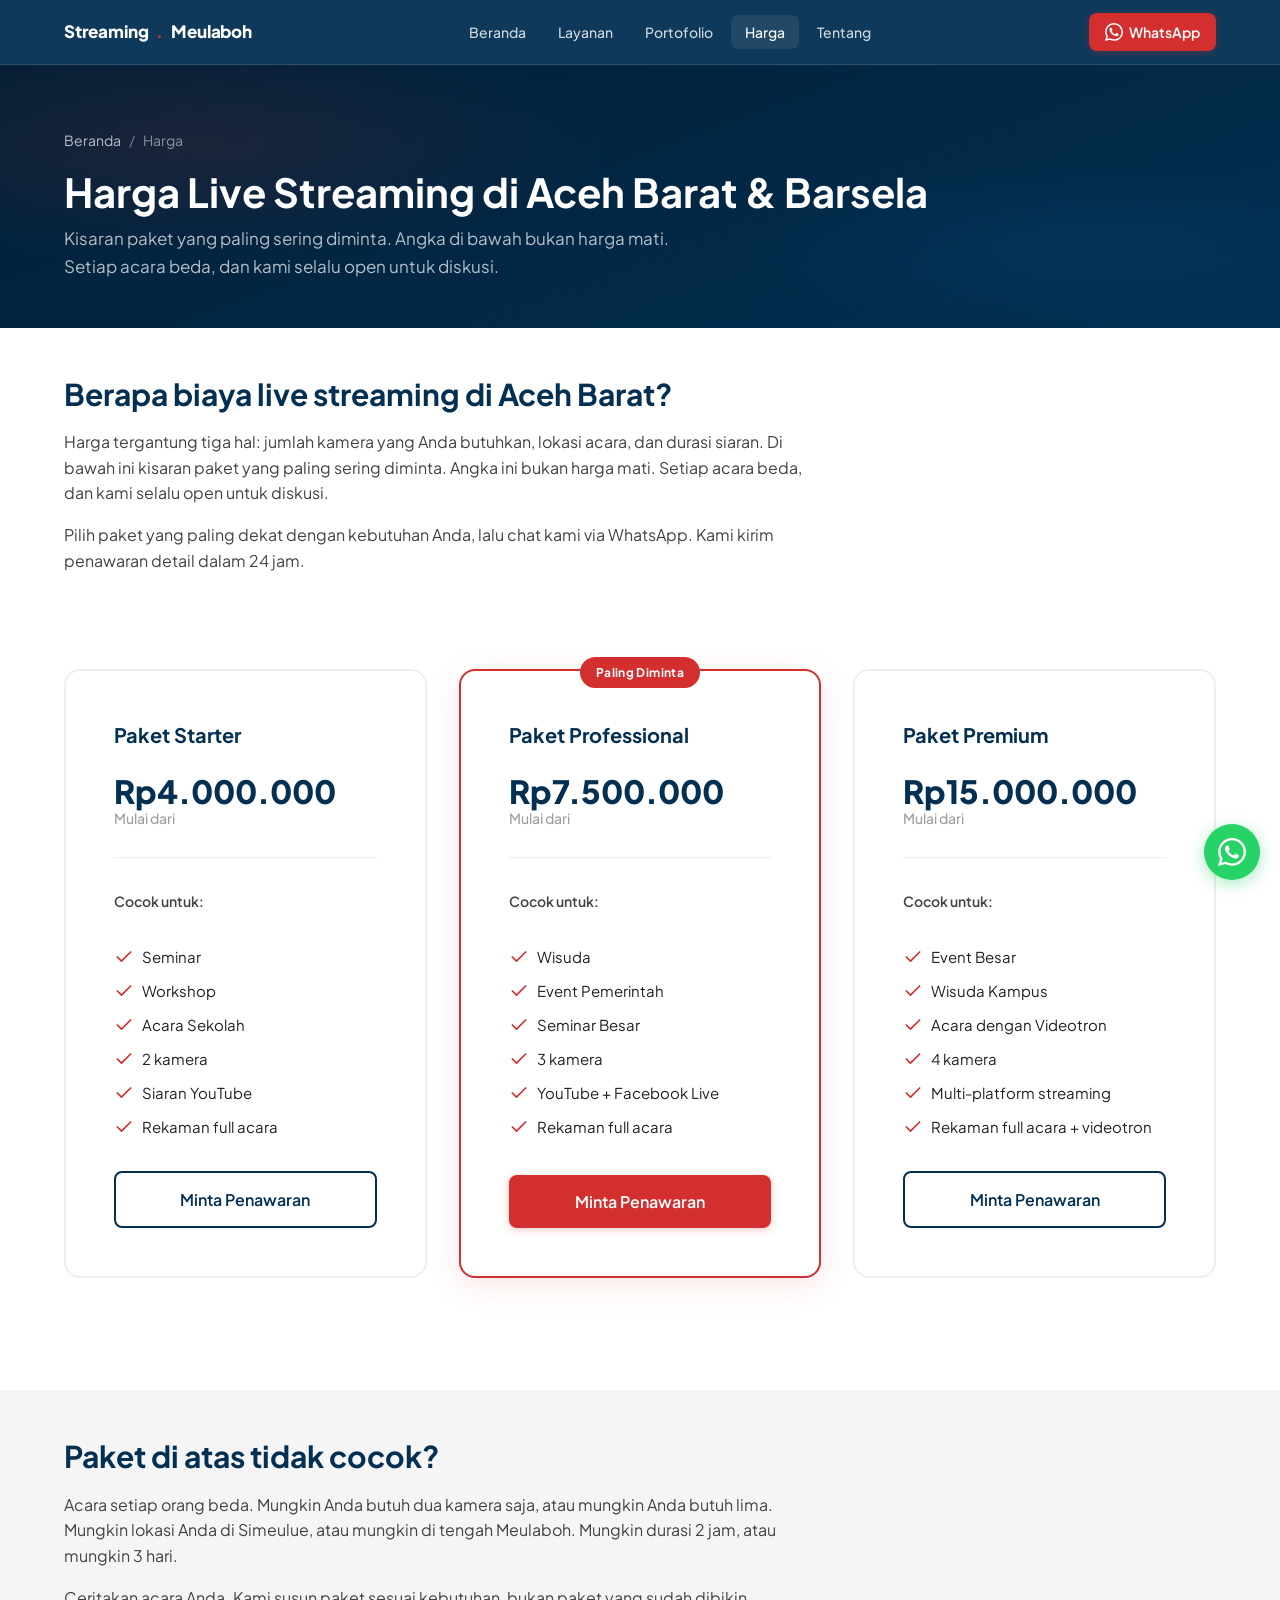
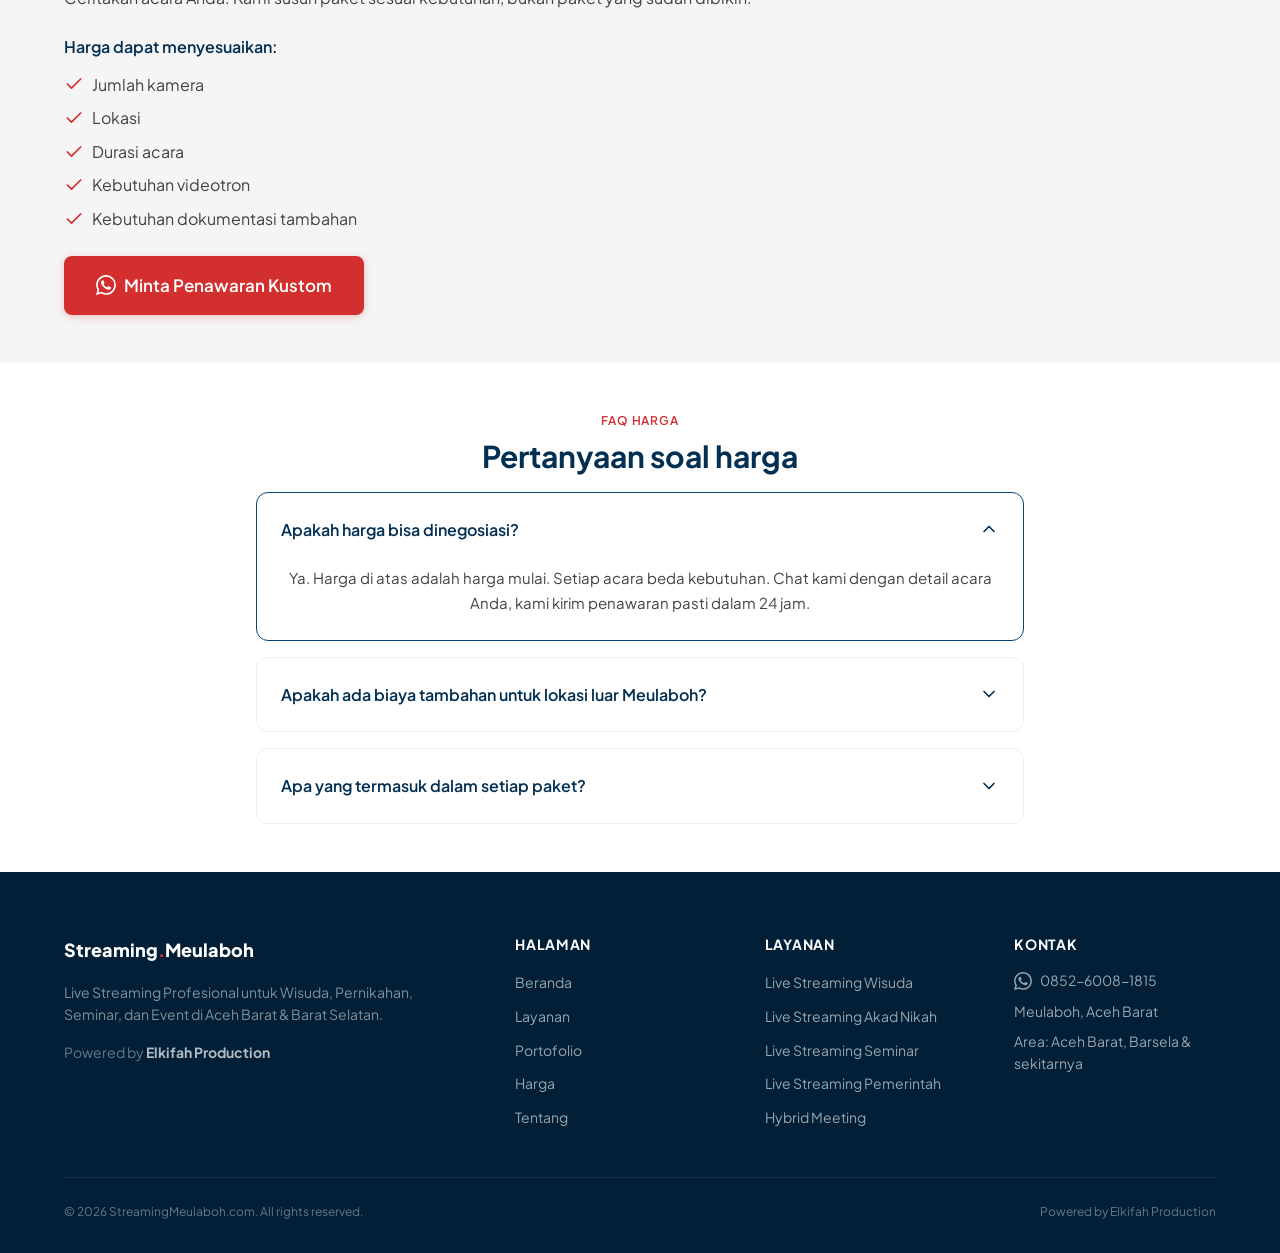
<file: harga.html>
<!DOCTYPE html>
<html lang="id">
<head>
  <meta charset="UTF-8">
  <meta name="viewport" content="width=device-width, initial-scale=1.0">

  <title>Harga Live Streaming Meulaboh — Paket Mulai Rp4 Juta | StreamingMeulaboh</title>
  <meta name="title" content="Harga Live Streaming Meulaboh — Paket Mulai Rp4 Juta | StreamingMeulaboh">
  <meta name="description" content="Kisaran harga jasa live streaming di Aceh Barat: paket Starter Rp4 juta, Professional Rp7,5 juta, Premium Rp15 juta. Harga menyesuaikan jumlah kamera, lokasi, dan durasi.">
  <meta name="keywords" content="jasa live streaming meulaboh, jasa siaran langsung aceh, biaya live streaming aceh, harga live streaming meulaboh, paket live streaming aceh barat">
  <meta name="robots" content="index, follow">
  <link rel="canonical" href="https://streamingmeulaboh.com/harga">

  <meta property="og:type" content="website">
  <meta property="og:url" content="https://streamingmeulaboh.com/harga">
  <meta property="og:title" content="Harga Live Streaming Meulaboh — Paket Mulai Rp4 Juta">
  <meta property="og:description" content="Kisaran harga jasa live streaming di Aceh Barat: paket Starter Rp4 juta, Professional Rp7,5 juta, Premium Rp15 juta.">

  <script type="application/ld+json">
  {
    "@context": "https://schema.org",
    "@type": "BreadcrumbList",
    "itemListElement": [
      {"@type": "ListItem", "position": 1, "name": "Beranda", "item": "https://streamingmeulaboh.com/"},
      {"@type": "ListItem", "position": 2, "name": "Harga", "item": "https://streamingmeulaboh.com/harga"}
    ]
  }
  </script>
  <script type="application/ld+json">
  {
    "@context": "https://schema.org",
    "@type": "FAQPage",
    "mainEntity": [
      {
        "@type": "Question",
        "name": "Apakah harga bisa dinegosiasi?",
        "acceptedAnswer": {"@type": "Answer", "text": "Ya. Harga di atas adalah harga mulai. Setiap acara beda kebutuhan. Chat kami dengan detail acara Anda, kami kirim penawaran pasti dalam 24 jam."}
      },
      {
        "@type": "Question",
        "name": "Apakah ada biaya tambahan untuk lokasi luar Meulaboh?",
        "acceptedAnswer": {"@type": "Answer", "text": "Untuk lokasi di luar Meulaboh (Nagan Raya, Aceh Jaya, Aceh Barat Daya, Aceh Selatan, Simeulue), biaya transport menyesuaikan jarak. Detail akan dicantumkan dalam penawaran."}
      },
      {
        "@type": "Question",
        "name": "Apa yang termasuk dalam setiap paket?",
        "acceptedAnswer": {"@type": "Answer", "text": "Semua paket sudah termasuk: tim teknis, setup dan test sebelum acara, siaran ke YouTube, dan rekaman full acara. Jumlah kamera dan tingkat produksi membedakan tiap paket."}
      }
    ]
  }
  </script>

  <link rel="preconnect" href="https://fonts.googleapis.com">
  <link rel="preconnect" href="https://fonts.gstatic.com" crossorigin>
  <link href="https://fonts.googleapis.com/css2?family=Plus+Jakarta+Sans:wght@400;500;600;700;800&display=swap" rel="stylesheet">
  <link rel="stylesheet" href="assets/css/style.css?v=1">
</head>
<body>
  <a href="#main" class="skip-link">Lewati ke konten utama</a>

  <!-- NAVBAR -->
  <nav class="navbar">
    <div class="navbar__inner">
      <a href="/" class="navbar__brand">Streaming<span class="brand-dot">.</span>Meulaboh</a>
      <ul class="navbar__menu">
        <li><a href="/">Beranda</a></li>
        <li><a href="/layanan">Layanan</a></li>
        <li><a href="/portofolio">Portofolio</a></li>
        <li><a href="/harga" class="active">Harga</a></li>
        <li><a href="/tentang">Tentang</a></li>
      </ul>
      <div class="navbar__actions">
        <a href="https://wa.me/6285260081815?text=Halo%2C%20saya%20mau%20tanya%20paket%20live%20streaming." class="navbar__cta" target="_blank" rel="noopener">
          <svg width="18" height="18" viewBox="0 0 24 24" fill="currentColor"><path d="M17.472 14.382c-.297-.149-1.758-.867-2.03-.967-.273-.099-.471-.148-.67.15-.197.297-.767.966-.94 1.164-.173.199-.347.223-.644.075-.297-.15-1.255-.463-2.39-1.475-.883-.788-1.48-1.761-1.653-2.059-.173-.297-.018-.458.13-.606.134-.133.298-.347.446-.52.149-.174.198-.298.298-.497.099-.198.05-.371-.025-.52-.075-.148-.669-1.612-.916-2.207-.242-.579-.487-.5-.669-.51-.173-.008-.371-.01-.57-.01-.198 0-.52.074-.792.372-.272.297-1.04 1.016-1.04 2.479 0 1.462 1.065 2.875 1.213 3.074.149.198 2.096 3.2 5.077 4.487.709.306 1.262.489 1.694.625.712.227 1.36.195 1.871.118.571-.085 1.758-.719 2.006-1.413.248-.694.248-1.289.173-1.413-.074-.124-.272-.198-.57-.347m-5.421 7.403h-.004a9.87 9.87 0 01-5.031-1.378l-.361-.214-3.741.982.998-3.648-.235-.374a9.86 9.86 0 01-1.51-5.26c.001-5.45 4.436-9.884 9.888-9.884 2.64 0 5.122 1.03 6.988 2.898a9.825 9.825 0 012.893 6.994c-.003 5.45-4.437 9.884-9.885 9.884m8.413-18.297A11.815 11.815 0 0012.05 0C5.495 0 .16 5.335.157 11.892c0 2.096.547 4.142 1.588 5.945L.057 24l6.305-1.654a11.882 11.882 0 005.683 1.448h.005c6.554 0 11.89-5.335 11.893-11.893a11.821 11.821 0 00-3.48-8.413z"/></svg>
          WhatsApp
        </a>
        <button class="navbar__toggle" aria-label="Buka menu" aria-expanded="false">
          <span></span><span></span><span></span>
        </button>
      </div>
    </div>
    <div class="navbar__mobile-menu">
      <a href="/">Beranda</a>
      <a href="/layanan">Layanan</a>
      <a href="/portofolio">Portofolio</a>
      <a href="/harga">Harga</a>
      <a href="/tentang">Tentang</a>
      <a href="https://wa.me/6285260081815?text=Halo%2C%20saya%20mau%20tanya%20paket%20live%20streaming." class="btn btn--primary btn--block" target="_blank" rel="noopener">Konsultasi WhatsApp</a>
    </div>
  </nav>

  <main id="main">
    <!-- PAGE HEADER -->
    <section class="page-header">
      <div class="container">
        <div class="page-header__inner">
          <nav class="breadcrumb" aria-label="breadcrumb">
            <a href="/">Beranda</a><span>/</span>Harga
          </nav>
          <h1>Harga Live Streaming di Aceh Barat &amp; Barsela</h1>
          <p>Kisaran paket yang paling sering diminta. Angka di bawah bukan harga mati. Setiap acara beda, dan kami selalu open untuk diskusi.</p>
        </div>
      </div>
    </section>

    <!-- INTRO -->
    <section class="section--tight">
      <div class="container">
        <div class="reveal" style="max-width: 48rem;">
          <h2 class="section-title">Berapa biaya live streaming di Aceh Barat?</h2>
          <p style="color: var(--text-secondary); margin-bottom: 1rem;">Harga tergantung tiga hal: jumlah kamera yang Anda butuhkan, lokasi acara, dan durasi siaran. Di bawah ini kisaran paket yang paling sering diminta. Angka ini bukan harga mati. Setiap acara beda, dan kami selalu open untuk diskusi.</p>
          <p style="color: var(--text-secondary);">Pilih paket yang paling dekat dengan kebutuhan Anda, lalu chat kami via WhatsApp. Kami kirim penawaran detail dalam 24 jam.</p>
        </div>
      </div>
    </section>

    <!-- PRICING TIERS -->
    <section class="section--tight">
      <div class="container">
        <div class="pricing-grid">

          <!-- Starter -->
          <div class="pricing-card reveal">
            <div class="pricing-card__name">Paket Starter</div>
            <div>
              <div class="pricing-card__price">Rp4.000.000<span class="pricing-card__price-label">Mulai dari</span></div>
            </div>
            <div class="pricing-card__divider"></div>
            <p class="pricing-card__suitable">Cocok untuk:</p>
            <ul class="pricing-card__list">
              <li><svg viewBox="0 0 24 24" fill="none" stroke="currentColor" stroke-width="2" stroke-linecap="round" stroke-linejoin="round"><polyline points="20 6 9 17 4 12"/></svg> Seminar</li>
              <li><svg viewBox="0 0 24 24" fill="none" stroke="currentColor" stroke-width="2" stroke-linecap="round" stroke-linejoin="round"><polyline points="20 6 9 17 4 12"/></svg> Workshop</li>
              <li><svg viewBox="0 0 24 24" fill="none" stroke="currentColor" stroke-width="2" stroke-linecap="round" stroke-linejoin="round"><polyline points="20 6 9 17 4 12"/></svg> Acara Sekolah</li>
              <li><svg viewBox="0 0 24 24" fill="none" stroke="currentColor" stroke-width="2" stroke-linecap="round" stroke-linejoin="round"><polyline points="20 6 9 17 4 12"/></svg> 2 kamera</li>
              <li><svg viewBox="0 0 24 24" fill="none" stroke="currentColor" stroke-width="2" stroke-linecap="round" stroke-linejoin="round"><polyline points="20 6 9 17 4 12"/></svg> Siaran YouTube</li>
              <li><svg viewBox="0 0 24 24" fill="none" stroke="currentColor" stroke-width="2" stroke-linecap="round" stroke-linejoin="round"><polyline points="20 6 9 17 4 12"/></svg> Rekaman full acara</li>
            </ul>
            <a href="https://wa.me/6285260081815?text=Halo%2C%20saya%20mau%20tanya%20paket%20Starter%20live%20streaming." class="btn btn--secondary btn--block" target="_blank" rel="noopener">Minta Penawaran</a>
          </div>

          <!-- Professional (Featured) -->
          <div class="pricing-card pricing-card--featured reveal reveal-delay-1">
            <div class="pricing-card__badge">Paling Diminta</div>
            <div class="pricing-card__name">Paket Professional</div>
            <div>
              <div class="pricing-card__price">Rp7.500.000<span class="pricing-card__price-label">Mulai dari</span></div>
            </div>
            <div class="pricing-card__divider"></div>
            <p class="pricing-card__suitable">Cocok untuk:</p>
            <ul class="pricing-card__list">
              <li><svg viewBox="0 0 24 24" fill="none" stroke="currentColor" stroke-width="2" stroke-linecap="round" stroke-linejoin="round"><polyline points="20 6 9 17 4 12"/></svg> Wisuda</li>
              <li><svg viewBox="0 0 24 24" fill="none" stroke="currentColor" stroke-width="2" stroke-linecap="round" stroke-linejoin="round"><polyline points="20 6 9 17 4 12"/></svg> Event Pemerintah</li>
              <li><svg viewBox="0 0 24 24" fill="none" stroke="currentColor" stroke-width="2" stroke-linecap="round" stroke-linejoin="round"><polyline points="20 6 9 17 4 12"/></svg> Seminar Besar</li>
              <li><svg viewBox="0 0 24 24" fill="none" stroke="currentColor" stroke-width="2" stroke-linecap="round" stroke-linejoin="round"><polyline points="20 6 9 17 4 12"/></svg> 3 kamera</li>
              <li><svg viewBox="0 0 24 24" fill="none" stroke="currentColor" stroke-width="2" stroke-linecap="round" stroke-linejoin="round"><polyline points="20 6 9 17 4 12"/></svg> YouTube + Facebook Live</li>
              <li><svg viewBox="0 0 24 24" fill="none" stroke="currentColor" stroke-width="2" stroke-linecap="round" stroke-linejoin="round"><polyline points="20 6 9 17 4 12"/></svg> Rekaman full acara</li>
            </ul>
            <a href="https://wa.me/6285260081815?text=Halo%2C%20saya%20mau%20tanya%20paket%20Professional%20live%20streaming." class="btn btn--primary btn--block" target="_blank" rel="noopener">Minta Penawaran</a>
          </div>

          <!-- Premium -->
          <div class="pricing-card reveal reveal-delay-2">
            <div class="pricing-card__name">Paket Premium</div>
            <div>
              <div class="pricing-card__price">Rp15.000.000<span class="pricing-card__price-label">Mulai dari</span></div>
            </div>
            <div class="pricing-card__divider"></div>
            <p class="pricing-card__suitable">Cocok untuk:</p>
            <ul class="pricing-card__list">
              <li><svg viewBox="0 0 24 24" fill="none" stroke="currentColor" stroke-width="2" stroke-linecap="round" stroke-linejoin="round"><polyline points="20 6 9 17 4 12"/></svg> Event Besar</li>
              <li><svg viewBox="0 0 24 24" fill="none" stroke="currentColor" stroke-width="2" stroke-linecap="round" stroke-linejoin="round"><polyline points="20 6 9 17 4 12"/></svg> Wisuda Kampus</li>
              <li><svg viewBox="0 0 24 24" fill="none" stroke="currentColor" stroke-width="2" stroke-linecap="round" stroke-linejoin="round"><polyline points="20 6 9 17 4 12"/></svg> Acara dengan Videotron</li>
              <li><svg viewBox="0 0 24 24" fill="none" stroke="currentColor" stroke-width="2" stroke-linecap="round" stroke-linejoin="round"><polyline points="20 6 9 17 4 12"/></svg> 4 kamera</li>
              <li><svg viewBox="0 0 24 24" fill="none" stroke="currentColor" stroke-width="2" stroke-linecap="round" stroke-linejoin="round"><polyline points="20 6 9 17 4 12"/></svg> Multi-platform streaming</li>
              <li><svg viewBox="0 0 24 24" fill="none" stroke="currentColor" stroke-width="2" stroke-linecap="round" stroke-linejoin="round"><polyline points="20 6 9 17 4 12"/></svg> Rekaman full acara + videotron</li>
            </ul>
            <a href="https://wa.me/6285260081815?text=Halo%2C%20saya%20mau%20tanya%20paket%20Premium%20live%20streaming." class="btn btn--secondary btn--block" target="_blank" rel="noopener">Minta Penawaran</a>
          </div>

        </div>
      </div>
    </section>

    <!-- CUSTOMIZATION NOTE -->
    <section class="section--tight section--gray">
      <div class="container">
        <div class="reveal" style="max-width: 48rem;">
          <h2 class="section-title">Paket di atas tidak cocok?</h2>
          <p style="color: var(--text-secondary); margin-bottom: 1rem;">Acara setiap orang beda. Mungkin Anda butuh dua kamera saja, atau mungkin Anda butuh lima. Mungkin lokasi Anda di Simeulue, atau mungkin di tengah Meulaboh. Mungkin durasi 2 jam, atau mungkin 3 hari.</p>
          <p style="color: var(--text-secondary); margin-bottom: 1.5rem;">Ceritakan acara Anda. Kami susun paket sesuai kebutuhan, bukan paket yang sudah dibikin.</p>

          <div style="margin-bottom: 1.5rem;">
            <p style="font-weight: 600; color: var(--navy); margin-bottom: 0.75rem;">Harga dapat menyesuaikan:</p>
            <ul style="display: flex; flex-direction: column; gap: 0.5rem;">
              <li style="display: flex; align-items: center; gap: 0.5rem; color: var(--text-secondary);"><svg style="width:20px;height:20px;color:var(--red);flex-shrink:0;" viewBox="0 0 24 24" fill="none" stroke="currentColor" stroke-width="2" stroke-linecap="round" stroke-linejoin="round"><polyline points="20 6 9 17 4 12"/></svg> Jumlah kamera</li>
              <li style="display: flex; align-items: center; gap: 0.5rem; color: var(--text-secondary);"><svg style="width:20px;height:20px;color:var(--red);flex-shrink:0;" viewBox="0 0 24 24" fill="none" stroke="currentColor" stroke-width="2" stroke-linecap="round" stroke-linejoin="round"><polyline points="20 6 9 17 4 12"/></svg> Lokasi</li>
              <li style="display: flex; align-items: center; gap: 0.5rem; color: var(--text-secondary);"><svg style="width:20px;height:20px;color:var(--red);flex-shrink:0;" viewBox="0 0 24 24" fill="none" stroke="currentColor" stroke-width="2" stroke-linecap="round" stroke-linejoin="round"><polyline points="20 6 9 17 4 12"/></svg> Durasi acara</li>
              <li style="display: flex; align-items: center; gap: 0.5rem; color: var(--text-secondary);"><svg style="width:20px;height:20px;color:var(--red);flex-shrink:0;" viewBox="0 0 24 24" fill="none" stroke="currentColor" stroke-width="2" stroke-linecap="round" stroke-linejoin="round"><polyline points="20 6 9 17 4 12"/></svg> Kebutuhan videotron</li>
              <li style="display: flex; align-items: center; gap: 0.5rem; color: var(--text-secondary);"><svg style="width:20px;height:20px;color:var(--red);flex-shrink:0;" viewBox="0 0 24 24" fill="none" stroke="currentColor" stroke-width="2" stroke-linecap="round" stroke-linejoin="round"><polyline points="20 6 9 17 4 12"/></svg> Kebutuhan dokumentasi tambahan</li>
            </ul>
          </div>

          <a href="https://wa.me/6285260081815?text=Halo%2C%20saya%20mau%20minta%20penawaran%20kustom%20untuk%20live%20streaming.%20Jenis%20acara%3A%20...%2C%20tanggal%3A%20...%2C%20lokasi%3A%20..." class="btn btn--primary btn--lg" target="_blank" rel="noopener">
            <svg width="20" height="20" viewBox="0 0 24 24" fill="currentColor"><path d="M17.472 14.382c-.297-.149-1.758-.867-2.03-.967-.273-.099-.471-.148-.67.15-.197.297-.767.966-.94 1.164-.173.199-.347.223-.644.075-.297-.15-1.255-.463-2.39-1.475-.883-.788-1.48-1.761-1.653-2.059-.173-.297-.018-.458.13-.606.134-.133.298-.347.446-.52.149-.174.198-.298.298-.497.099-.198.05-.371-.025-.52-.075-.148-.669-1.612-.916-2.207-.242-.579-.487-.5-.669-.51-.173-.008-.371-.01-.57-.01-.198 0-.52.074-.792.372-.272.297-1.04 1.016-1.04 2.479 0 1.462 1.065 2.875 1.213 3.074.149.198 2.096 3.2 5.077 4.487.709.306 1.262.489 1.694.625.712.227 1.36.195 1.871.118.571-.085 1.758-.719 2.006-1.413.248-.694.248-1.289.173-1.413-.074-.124-.272-.198-.57-.347m-5.421 7.403h-.004a9.87 9.87 0 01-5.031-1.378l-.361-.214-3.741.982.998-3.648-.235-.374a9.86 9.86 0 01-1.51-5.26c.001-5.45 4.436-9.884 9.888-9.884 2.64 0 5.122 1.03 6.988 2.898a9.825 9.825 0 012.893 6.994c-.003 5.45-4.437 9.884-9.885 9.884m8.413-18.297A11.815 11.815 0 0012.05 0C5.495 0 .16 5.335.157 11.892c0 2.096.547 4.142 1.588 5.945L.057 24l6.305-1.654a11.882 11.882 0 005.683 1.448h.005c6.554 0 11.89-5.335 11.893-11.893a11.821 11.821 0 00-3.48-8.413z"/></svg>
            Minta Penawaran Kustom
          </a>
        </div>
      </div>
    </section>

    <!-- FAQ HARGA -->
    <section class="section--tight">
      <div class="container">
        <div class="reveal text-center">
          <p class="eyebrow">FAQ Harga</p>
          <h2 class="section-title">Pertanyaan soal harga</h2>
        </div>
        <div class="faq-list text-center reveal">
          <details class="faq-item" open>
            <summary class="faq-item__summary">Apakah harga bisa dinegosiasi?</summary>
            <div class="faq-item__answer">Ya. Harga di atas adalah harga mulai. Setiap acara beda kebutuhan. Chat kami dengan detail acara Anda, kami kirim penawaran pasti dalam 24 jam.</div>
          </details>
          <details class="faq-item">
            <summary class="faq-item__summary">Apakah ada biaya tambahan untuk lokasi luar Meulaboh?</summary>
            <div class="faq-item__answer">Untuk lokasi di luar Meulaboh (Nagan Raya, Aceh Jaya, Aceh Barat Daya, Aceh Selatan, Simeulue), biaya transport menyesuaikan jarak. Detail akan dicantumkan dalam penawaran.</div>
          </details>
          <details class="faq-item">
            <summary class="faq-item__summary">Apa yang termasuk dalam setiap paket?</summary>
            <div class="faq-item__answer">Semua paket sudah termasuk: tim teknis, setup dan test sebelum acara, siaran ke YouTube, dan rekaman full acara. Jumlah kamera dan tingkat produksi membedakan tiap paket.</div>
          </details>
        </div>
      </div>
    </section>
  </main>

  <!-- FOOTER -->
  <footer class="footer">
    <div class="container">
      <div class="footer__grid">
        <div>
          <div class="footer__brand">Streaming<span class="brand-dot">.</span>Meulaboh</div>
          <p class="footer__tagline">Live Streaming Profesional untuk Wisuda, Pernikahan, Seminar, dan Event di Aceh Barat &amp; Barat Selatan.</p>
          <p class="footer__powered">Powered by <strong>Elkifah Production</strong></p>
        </div>
        <div class="footer__col">
          <h4>Halaman</h4>
          <ul>
            <li><a href="/">Beranda</a></li>
            <li><a href="/layanan">Layanan</a></li>
            <li><a href="/portofolio">Portofolio</a></li>
            <li><a href="/harga">Harga</a></li>
            <li><a href="/tentang">Tentang</a></li>
          </ul>
        </div>
        <div class="footer__col">
          <h4>Layanan</h4>
          <ul>
            <li><a href="/layanan">Live Streaming Wisuda</a></li>
            <li><a href="/layanan">Live Streaming Akad Nikah</a></li>
            <li><a href="/layanan">Live Streaming Seminar</a></li>
            <li><a href="/layanan">Live Streaming Pemerintah</a></li>
            <li><a href="/layanan">Hybrid Meeting</a></li>
          </ul>
        </div>
        <div class="footer__col">
          <h4>Kontak</h4>
          <div class="footer__contact">
            <a href="https://wa.me/6285260081815" target="_blank" rel="noopener">
              <svg width="18" height="18" viewBox="0 0 24 24" fill="currentColor"><path d="M17.472 14.382c-.297-.149-1.758-.867-2.03-.967-.273-.099-.471-.148-.67.15-.197.297-.767.966-.94 1.164-.173.199-.347.223-.644.075-.297-.15-1.255-.463-2.39-1.475-.883-.788-1.48-1.761-1.653-2.059-.173-.297-.018-.458.13-.606.134-.133.298-.347.446-.52.149-.174.198-.298.298-.497.099-.198.05-.371-.025-.52-.075-.148-.669-1.612-.916-2.207-.242-.579-.487-.5-.669-.51-.173-.008-.371-.01-.57-.01-.198 0-.52.074-.792.372-.272.297-1.04 1.016-1.04 2.479 0 1.462 1.065 2.875 1.213 3.074.149.198 2.096 3.2 5.077 4.487.709.306 1.262.489 1.694.625.712.227 1.36.195 1.871.118.571-.085 1.758-.719 2.006-1.413.248-.694.248-1.289.173-1.413-.074-.124-.272-.198-.57-.347m-5.421 7.403h-.004a9.87 9.87 0 01-5.031-1.378l-.361-.214-3.741.982.998-3.648-.235-.374a9.86 9.86 0 01-1.51-5.26c.001-5.45 4.436-9.884 9.888-9.884 2.64 0 5.122 1.03 6.988 2.898a9.825 9.825 0 012.893 6.994c-.003 5.45-4.437 9.884-9.885 9.884m8.413-18.297A11.815 11.815 0 0012.05 0C5.495 0 .16 5.335.157 11.892c0 2.096.547 4.142 1.588 5.945L.057 24l6.305-1.654a11.882 11.882 0 005.683 1.448h.005c6.554 0 11.89-5.335 11.893-11.893a11.821 11.821 0 00-3.48-8.413z"/></svg>
              0852-6008-1815
            </a>
            <span>Meulaboh, Aceh Barat</span>
            <span>Area: Aceh Barat, Barsela &amp; sekitarnya</span>
          </div>
        </div>
      </div>
      <div class="footer__bottom">
        <span>&copy; 2026 StreamingMeulaboh.com. All rights reserved.</span>
        <span>Powered by Elkifah Production</span>
      </div>
    </div>
  </footer>

  <a href="https://wa.me/6285260081815?text=Halo%2C%20saya%20mau%20tanya%20paket%20live%20streaming." class="wa-float" target="_blank" rel="noopener" aria-label="Chat WhatsApp">
    <svg viewBox="0 0 24 24" fill="currentColor"><path d="M17.472 14.382c-.297-.149-1.758-.867-2.03-.967-.273-.099-.471-.148-.67.15-.197.297-.767.966-.94 1.164-.173.199-.347.223-.644.075-.297-.15-1.255-.463-2.39-1.475-.883-.788-1.48-1.761-1.653-2.059-.173-.297-.018-.458.13-.606.134-.133.298-.347.446-.52.149-.174.198-.298.298-.497.099-.198.05-.371-.025-.52-.075-.148-.669-1.612-.916-2.207-.242-.579-.487-.5-.669-.51-.173-.008-.371-.01-.57-.01-.198 0-.52.074-.792.372-.272.297-1.04 1.016-1.04 2.479 0 1.462 1.065 2.875 1.213 3.074.149.198 2.096 3.2 5.077 4.487.709.306 1.262.489 1.694.625.712.227 1.36.195 1.871.118.571-.085 1.758-.719 2.006-1.413.248-.694.248-1.289.173-1.413-.074-.124-.272-.198-.57-.347m-5.421 7.403h-.004a9.87 9.87 0 01-5.031-1.378l-.361-.214-3.741.982.998-3.648-.235-.374a9.86 9.86 0 01-1.51-5.26c.001-5.45 4.436-9.884 9.888-9.884 2.64 0 5.122 1.03 6.988 2.898a9.825 9.825 0 012.893 6.994c-.003 5.45-4.437 9.884-9.885 9.884m8.413-18.297A11.815 11.815 0 0012.05 0C5.495 0 .16 5.335.157 11.892c0 2.096.547 4.142 1.588 5.945L.057 24l6.305-1.654a11.882 11.882 0 005.683 1.448h.005c6.554 0 11.89-5.335 11.893-11.893a11.821 11.821 0 00-3.48-8.413z"/></svg>
  </a>

  <script src="assets/js/main.js?v=1"></script>
</body>
</html>
</file>
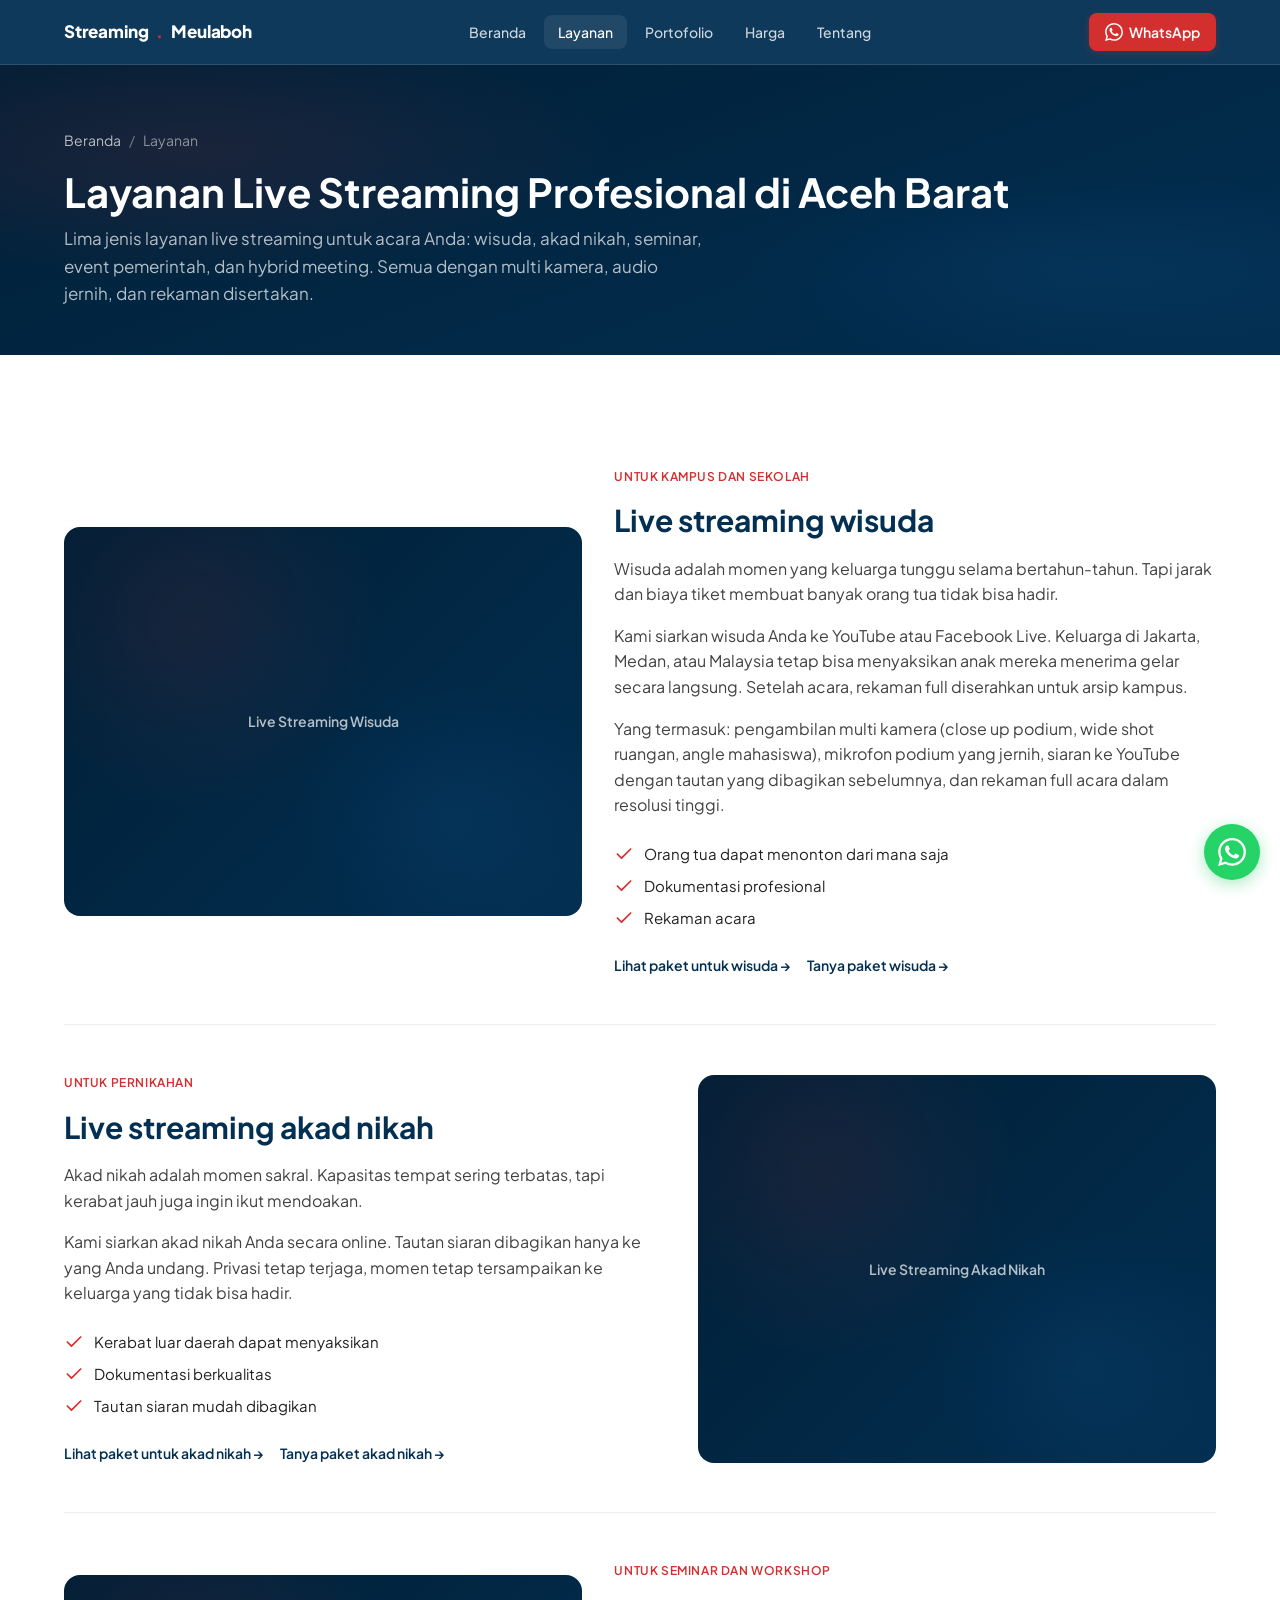
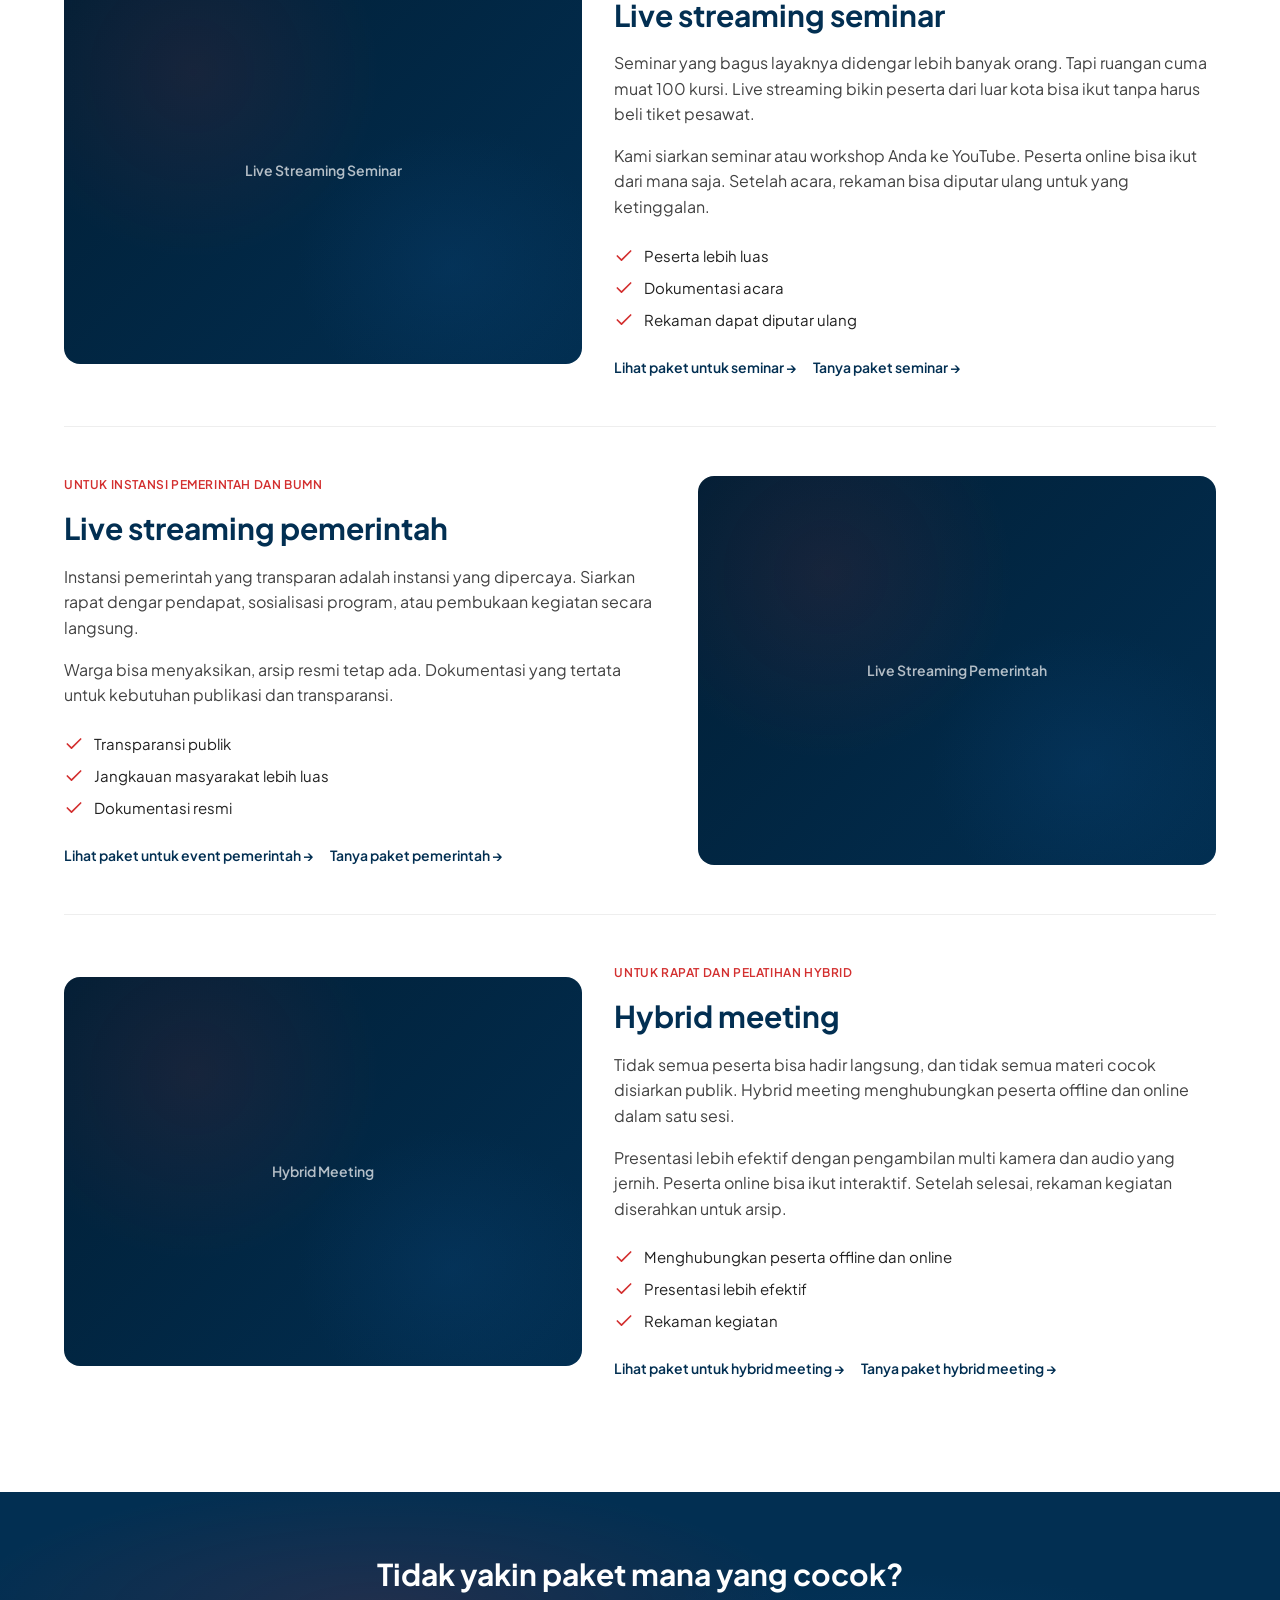
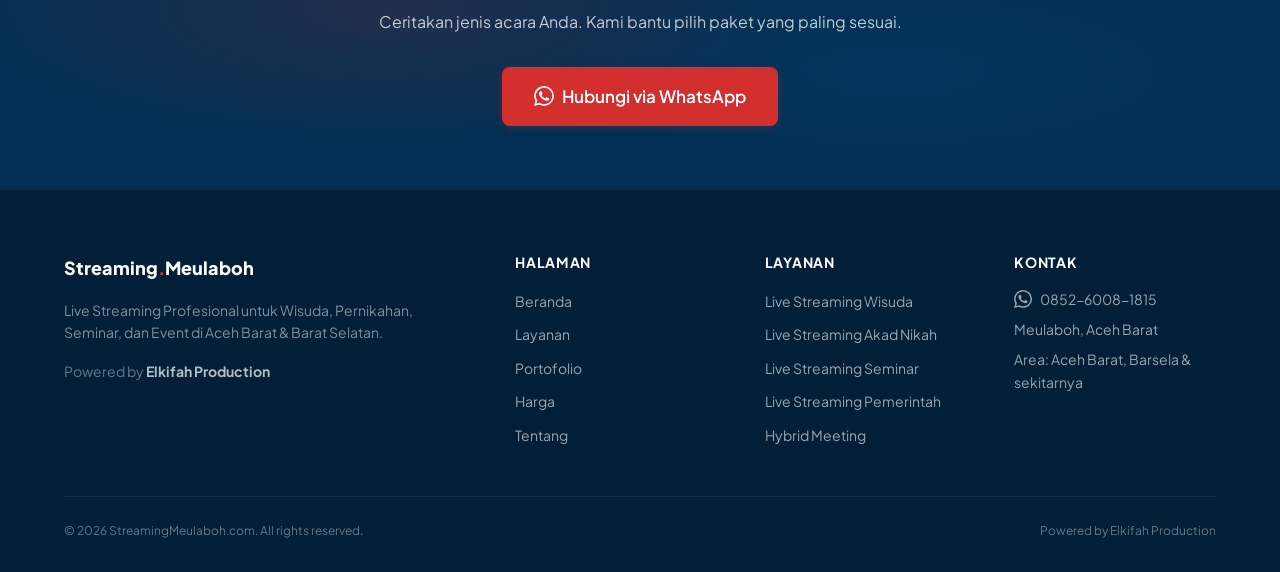
<file: layanan.html>
<!DOCTYPE html>
<html lang="id">
<head>
  <meta charset="UTF-8">
  <meta name="viewport" content="width=device-width, initial-scale=1.0">

  <title>Layanan Live Streaming — Wisuda, Akad Nikah, Seminar, Pemerintah | StreamingMeulaboh</title>
  <meta name="title" content="Layanan Live Streaming — Wisuda, Akad Nikah, Seminar, Pemerintah | StreamingMeulaboh">
  <meta name="description" content="Layanan live streaming wisuda, akad nikah, seminar, event pemerintah, dan hybrid meeting di Aceh Barat. Multi kamera profesional, audio jernih, rekaman disertakan.">
  <meta name="keywords" content="jasa live streaming aceh barat, jasa multicam aceh barat, live streaming wisuda aceh, live streaming akad nikah aceh, live streaming seminar aceh, live streaming pemerintah aceh, hybrid meeting aceh">
  <meta name="robots" content="index, follow">
  <link rel="canonical" href="https://streamingmeulaboh.com/layanan">

  <meta property="og:type" content="website">
  <meta property="og:url" content="https://streamingmeulaboh.com/layanan">
  <meta property="og:title" content="Layanan Live Streaming — Wisuda, Akad Nikah, Seminar, Pemerintah">
  <meta property="og:description" content="Layanan live streaming wisuda, akad nikah, seminar, event pemerintah, dan hybrid meeting di Aceh Barat.">

  <!-- Schema: BreadcrumbList + Service -->
  <script type="application/ld+json">
  {
    "@context": "https://schema.org",
    "@type": "BreadcrumbList",
    "itemListElement": [
      {"@type": "ListItem", "position": 1, "name": "Beranda", "item": "https://streamingmeulaboh.com/"},
      {"@type": "ListItem", "position": 2, "name": "Layanan", "item": "https://streamingmeulaboh.com/layanan"}
    ]
  }
  </script>

  <link rel="preconnect" href="https://fonts.googleapis.com">
  <link rel="preconnect" href="https://fonts.gstatic.com" crossorigin>
  <link href="https://fonts.googleapis.com/css2?family=Plus+Jakarta+Sans:wght@400;500;600;700;800&display=swap" rel="stylesheet">
  <link rel="stylesheet" href="assets/css/style.css?v=1">
</head>
<body>
  <a href="#main" class="skip-link">Lewati ke konten utama</a>

  <!-- NAVBAR -->
  <nav class="navbar">
    <div class="navbar__inner">
      <a href="/" class="navbar__brand">Streaming<span class="brand-dot">.</span>Meulaboh</a>
      <ul class="navbar__menu">
        <li><a href="/">Beranda</a></li>
        <li><a href="/layanan" class="active">Layanan</a></li>
        <li><a href="/portofolio">Portofolio</a></li>
        <li><a href="/harga">Harga</a></li>
        <li><a href="/tentang">Tentang</a></li>
      </ul>
      <div class="navbar__actions">
        <a href="https://wa.me/6285260081815?text=Halo%2C%20saya%20mau%20konsultasi%20soal%20layanan%20live%20streaming." class="navbar__cta" target="_blank" rel="noopener">
          <svg width="18" height="18" viewBox="0 0 24 24" fill="currentColor"><path d="M17.472 14.382c-.297-.149-1.758-.867-2.03-.967-.273-.099-.471-.148-.67.15-.197.297-.767.966-.94 1.164-.173.199-.347.223-.644.075-.297-.15-1.255-.463-2.39-1.475-.883-.788-1.48-1.761-1.653-2.059-.173-.297-.018-.458.13-.606.134-.133.298-.347.446-.52.149-.174.198-.298.298-.497.099-.198.05-.371-.025-.52-.075-.148-.669-1.612-.916-2.207-.242-.579-.487-.5-.669-.51-.173-.008-.371-.01-.57-.01-.198 0-.52.074-.792.372-.272.297-1.04 1.016-1.04 2.479 0 1.462 1.065 2.875 1.213 3.074.149.198 2.096 3.2 5.077 4.487.709.306 1.262.489 1.694.625.712.227 1.36.195 1.871.118.571-.085 1.758-.719 2.006-1.413.248-.694.248-1.289.173-1.413-.074-.124-.272-.198-.57-.347m-5.421 7.403h-.004a9.87 9.87 0 01-5.031-1.378l-.361-.214-3.741.982.998-3.648-.235-.374a9.86 9.86 0 01-1.51-5.26c.001-5.45 4.436-9.884 9.888-9.884 2.64 0 5.122 1.03 6.988 2.898a9.825 9.825 0 012.893 6.994c-.003 5.45-4.437 9.884-9.885 9.884m8.413-18.297A11.815 11.815 0 0012.05 0C5.495 0 .16 5.335.157 11.892c0 2.096.547 4.142 1.588 5.945L.057 24l6.305-1.654a11.882 11.882 0 005.683 1.448h.005c6.554 0 11.89-5.335 11.893-11.893a11.821 11.821 0 00-3.48-8.413z"/></svg>
          WhatsApp
        </a>
        <button class="navbar__toggle" aria-label="Buka menu" aria-expanded="false">
          <span></span><span></span><span></span>
        </button>
      </div>
    </div>
    <div class="navbar__mobile-menu">
      <a href="/">Beranda</a>
      <a href="/layanan">Layanan</a>
      <a href="/portofolio">Portofolio</a>
      <a href="/harga">Harga</a>
      <a href="/tentang">Tentang</a>
      <a href="https://wa.me/6285260081815?text=Halo%2C%20saya%20mau%20konsultasi%20soal%20layanan%20live%20streaming." class="btn btn--primary btn--block" target="_blank" rel="noopener">Konsultasi WhatsApp</a>
    </div>
  </nav>

  <main id="main">
    <!-- PAGE HEADER -->
    <section class="page-header">
      <div class="container">
        <div class="page-header__inner">
          <nav class="breadcrumb" aria-label="breadcrumb">
            <a href="/">Beranda</a><span>/</span>Layanan
          </nav>
          <h1>Layanan Live Streaming Profesional di Aceh Barat</h1>
          <p>Lima jenis layanan live streaming untuk acara Anda: wisuda, akad nikah, seminar, event pemerintah, dan hybrid meeting. Semua dengan multi kamera, audio jernih, dan rekaman disertakan.</p>
        </div>
      </div>
    </section>

    <!-- SERVICES -->
    <section class="section">
      <div class="container">

        <!-- Service 1: Wisuda -->
        <div class="service-block reveal">
          <div class="service-block__visual"><span>Live Streaming Wisuda</span></div>
          <div class="service-block__content">
            <span class="service-block__label">Untuk kampus dan sekolah</span>
            <h2>Live streaming wisuda</h2>
            <p>Wisuda adalah momen yang keluarga tunggu selama bertahun-tahun. Tapi jarak dan biaya tiket membuat banyak orang tua tidak bisa hadir.</p>
            <p>Kami siarkan wisuda Anda ke YouTube atau Facebook Live. Keluarga di Jakarta, Medan, atau Malaysia tetap bisa menyaksikan anak mereka menerima gelar secara langsung. Setelah acara, rekaman full diserahkan untuk arsip kampus.</p>
            <p>Yang termasuk: pengambilan multi kamera (close up podium, wide shot ruangan, angle mahasiswa), mikrofon podium yang jernih, siaran ke YouTube dengan tautan yang dibagikan sebelumnya, dan rekaman full acara dalam resolusi tinggi.</p>
            <ul class="service-block__benefits">
              <li><svg viewBox="0 0 24 24" fill="none" stroke="currentColor" stroke-width="2" stroke-linecap="round" stroke-linejoin="round"><polyline points="20 6 9 17 4 12"/></svg> Orang tua dapat menonton dari mana saja</li>
              <li><svg viewBox="0 0 24 24" fill="none" stroke="currentColor" stroke-width="2" stroke-linecap="round" stroke-linejoin="round"><polyline points="20 6 9 17 4 12"/></svg> Dokumentasi profesional</li>
              <li><svg viewBox="0 0 24 24" fill="none" stroke="currentColor" stroke-width="2" stroke-linecap="round" stroke-linejoin="round"><polyline points="20 6 9 17 4 12"/></svg> Rekaman acara</li>
            </ul>
            <div class="service-block__links">
              <a href="/harga">Lihat paket untuk wisuda →</a>
              <a href="https://wa.me/6285260081815?text=Halo%2C%20saya%20mau%20tanya%20paket%20live%20streaming%20wisuda." target="_blank" rel="noopener">Tanya paket wisuda →</a>
            </div>
          </div>
        </div>

        <!-- Service 2: Akad Nikah -->
        <div class="service-block service-block--reverse reveal">
          <div class="service-block__visual"><span>Live Streaming Akad Nikah</span></div>
          <div class="service-block__content">
            <span class="service-block__label">Untuk pernikahan</span>
            <h2>Live streaming akad nikah</h2>
            <p>Akad nikah adalah momen sakral. Kapasitas tempat sering terbatas, tapi kerabat jauh juga ingin ikut mendoakan.</p>
            <p>Kami siarkan akad nikah Anda secara online. Tautan siaran dibagikan hanya ke yang Anda undang. Privasi tetap terjaga, momen tetap tersampaikan ke keluarga yang tidak bisa hadir.</p>
            <ul class="service-block__benefits">
              <li><svg viewBox="0 0 24 24" fill="none" stroke="currentColor" stroke-width="2" stroke-linecap="round" stroke-linejoin="round"><polyline points="20 6 9 17 4 12"/></svg> Kerabat luar daerah dapat menyaksikan</li>
              <li><svg viewBox="0 0 24 24" fill="none" stroke="currentColor" stroke-width="2" stroke-linecap="round" stroke-linejoin="round"><polyline points="20 6 9 17 4 12"/></svg> Dokumentasi berkualitas</li>
              <li><svg viewBox="0 0 24 24" fill="none" stroke="currentColor" stroke-width="2" stroke-linecap="round" stroke-linejoin="round"><polyline points="20 6 9 17 4 12"/></svg> Tautan siaran mudah dibagikan</li>
            </ul>
            <div class="service-block__links">
              <a href="/harga">Lihat paket untuk akad nikah →</a>
              <a href="https://wa.me/6285260081815?text=Halo%2C%20saya%20mau%20tanya%20paket%20live%20streaming%20akad%20nikah." target="_blank" rel="noopener">Tanya paket akad nikah →</a>
            </div>
          </div>
        </div>

        <!-- Service 3: Seminar -->
        <div class="service-block reveal">
          <div class="service-block__visual"><span>Live Streaming Seminar</span></div>
          <div class="service-block__content">
            <span class="service-block__label">Untuk seminar dan workshop</span>
            <h2>Live streaming seminar</h2>
            <p>Seminar yang bagus layaknya didengar lebih banyak orang. Tapi ruangan cuma muat 100 kursi. Live streaming bikin peserta dari luar kota bisa ikut tanpa harus beli tiket pesawat.</p>
            <p>Kami siarkan seminar atau workshop Anda ke YouTube. Peserta online bisa ikut dari mana saja. Setelah acara, rekaman bisa diputar ulang untuk yang ketinggalan.</p>
            <ul class="service-block__benefits">
              <li><svg viewBox="0 0 24 24" fill="none" stroke="currentColor" stroke-width="2" stroke-linecap="round" stroke-linejoin="round"><polyline points="20 6 9 17 4 12"/></svg> Peserta lebih luas</li>
              <li><svg viewBox="0 0 24 24" fill="none" stroke="currentColor" stroke-width="2" stroke-linecap="round" stroke-linejoin="round"><polyline points="20 6 9 17 4 12"/></svg> Dokumentasi acara</li>
              <li><svg viewBox="0 0 24 24" fill="none" stroke="currentColor" stroke-width="2" stroke-linecap="round" stroke-linejoin="round"><polyline points="20 6 9 17 4 12"/></svg> Rekaman dapat diputar ulang</li>
            </ul>
            <div class="service-block__links">
              <a href="/harga">Lihat paket untuk seminar →</a>
              <a href="https://wa.me/6285260081815?text=Halo%2C%20saya%20mau%20tanya%20paket%20live%20streaming%20seminar." target="_blank" rel="noopener">Tanya paket seminar →</a>
            </div>
          </div>
        </div>

        <!-- Service 4: Pemerintah -->
        <div class="service-block service-block--reverse reveal">
          <div class="service-block__visual"><span>Live Streaming Pemerintah</span></div>
          <div class="service-block__content">
            <span class="service-block__label">Untuk instansi pemerintah dan BUMN</span>
            <h2>Live streaming pemerintah</h2>
            <p>Instansi pemerintah yang transparan adalah instansi yang dipercaya. Siarkan rapat dengar pendapat, sosialisasi program, atau pembukaan kegiatan secara langsung.</p>
            <p>Warga bisa menyaksikan, arsip resmi tetap ada. Dokumentasi yang tertata untuk kebutuhan publikasi dan transparansi.</p>
            <ul class="service-block__benefits">
              <li><svg viewBox="0 0 24 24" fill="none" stroke="currentColor" stroke-width="2" stroke-linecap="round" stroke-linejoin="round"><polyline points="20 6 9 17 4 12"/></svg> Transparansi publik</li>
              <li><svg viewBox="0 0 24 24" fill="none" stroke="currentColor" stroke-width="2" stroke-linecap="round" stroke-linejoin="round"><polyline points="20 6 9 17 4 12"/></svg> Jangkauan masyarakat lebih luas</li>
              <li><svg viewBox="0 0 24 24" fill="none" stroke="currentColor" stroke-width="2" stroke-linecap="round" stroke-linejoin="round"><polyline points="20 6 9 17 4 12"/></svg> Dokumentasi resmi</li>
            </ul>
            <div class="service-block__links">
              <a href="/harga">Lihat paket untuk event pemerintah →</a>
              <a href="https://wa.me/6285260081815?text=Halo%2C%20saya%20mau%20tanya%20paket%20live%20streaming%20event%20pemerintah." target="_blank" rel="noopener">Tanya paket pemerintah →</a>
            </div>
          </div>
        </div>

        <!-- Service 5: Hybrid Meeting -->
        <div class="service-block reveal">
          <div class="service-block__visual"><span>Hybrid Meeting</span></div>
          <div class="service-block__content">
            <span class="service-block__label">Untuk rapat dan pelatihan hybrid</span>
            <h2>Hybrid meeting</h2>
            <p>Tidak semua peserta bisa hadir langsung, dan tidak semua materi cocok disiarkan publik. Hybrid meeting menghubungkan peserta offline dan online dalam satu sesi.</p>
            <p>Presentasi lebih efektif dengan pengambilan multi kamera dan audio yang jernih. Peserta online bisa ikut interaktif. Setelah selesai, rekaman kegiatan diserahkan untuk arsip.</p>
            <ul class="service-block__benefits">
              <li><svg viewBox="0 0 24 24" fill="none" stroke="currentColor" stroke-width="2" stroke-linecap="round" stroke-linejoin="round"><polyline points="20 6 9 17 4 12"/></svg> Menghubungkan peserta offline dan online</li>
              <li><svg viewBox="0 0 24 24" fill="none" stroke="currentColor" stroke-width="2" stroke-linecap="round" stroke-linejoin="round"><polyline points="20 6 9 17 4 12"/></svg> Presentasi lebih efektif</li>
              <li><svg viewBox="0 0 24 24" fill="none" stroke="currentColor" stroke-width="2" stroke-linecap="round" stroke-linejoin="round"><polyline points="20 6 9 17 4 12"/></svg> Rekaman kegiatan</li>
            </ul>
            <div class="service-block__links">
              <a href="/harga">Lihat paket untuk hybrid meeting →</a>
              <a href="https://wa.me/6285260081815?text=Halo%2C%20saya%20mau%20tanya%20paket%20hybrid%20meeting." target="_blank" rel="noopener">Tanya paket hybrid meeting →</a>
            </div>
          </div>
        </div>

      </div>
    </section>

    <!-- CTA -->
    <section class="cta-banner">
      <div class="container">
        <div class="cta-banner__inner reveal">
          <h2>Tidak yakin paket mana yang cocok?</h2>
          <p>Ceritakan jenis acara Anda. Kami bantu pilih paket yang paling sesuai.</p>
          <a href="https://wa.me/6285260081815?text=Halo%2C%20saya%20mau%20konsultasi%20soal%20layanan%20live%20streaming." class="btn btn--primary btn--lg" target="_blank" rel="noopener">
            <svg width="20" height="20" viewBox="0 0 24 24" fill="currentColor"><path d="M17.472 14.382c-.297-.149-1.758-.867-2.03-.967-.273-.099-.471-.148-.67.15-.197.297-.767.966-.94 1.164-.173.199-.347.223-.644.075-.297-.15-1.255-.463-2.39-1.475-.883-.788-1.48-1.761-1.653-2.059-.173-.297-.018-.458.13-.606.134-.133.298-.347.446-.52.149-.174.198-.298.298-.497.099-.198.05-.371-.025-.52-.075-.148-.669-1.612-.916-2.207-.242-.579-.487-.5-.669-.51-.173-.008-.371-.01-.57-.01-.198 0-.52.074-.792.372-.272.297-1.04 1.016-1.04 2.479 0 1.462 1.065 2.875 1.213 3.074.149.198 2.096 3.2 5.077 4.487.709.306 1.262.489 1.694.625.712.227 1.36.195 1.871.118.571-.085 1.758-.719 2.006-1.413.248-.694.248-1.289.173-1.413-.074-.124-.272-.198-.57-.347m-5.421 7.403h-.004a9.87 9.87 0 01-5.031-1.378l-.361-.214-3.741.982.998-3.648-.235-.374a9.86 9.86 0 01-1.51-5.26c.001-5.45 4.436-9.884 9.888-9.884 2.64 0 5.122 1.03 6.988 2.898a9.825 9.825 0 012.893 6.994c-.003 5.45-4.437 9.884-9.885 9.884m8.413-18.297A11.815 11.815 0 0012.05 0C5.495 0 .16 5.335.157 11.892c0 2.096.547 4.142 1.588 5.945L.057 24l6.305-1.654a11.882 11.882 0 005.683 1.448h.005c6.554 0 11.89-5.335 11.893-11.893a11.821 11.821 0 00-3.48-8.413z"/></svg>
            Hubungi via WhatsApp
          </a>
        </div>
      </div>
    </section>
  </main>

  <!-- FOOTER -->
  <footer class="footer">
    <div class="container">
      <div class="footer__grid">
        <div>
          <div class="footer__brand">Streaming<span class="brand-dot">.</span>Meulaboh</div>
          <p class="footer__tagline">Live Streaming Profesional untuk Wisuda, Pernikahan, Seminar, dan Event di Aceh Barat &amp; Barat Selatan.</p>
          <p class="footer__powered">Powered by <strong>Elkifah Production</strong></p>
        </div>
        <div class="footer__col">
          <h4>Halaman</h4>
          <ul>
            <li><a href="/">Beranda</a></li>
            <li><a href="/layanan">Layanan</a></li>
            <li><a href="/portofolio">Portofolio</a></li>
            <li><a href="/harga">Harga</a></li>
            <li><a href="/tentang">Tentang</a></li>
          </ul>
        </div>
        <div class="footer__col">
          <h4>Layanan</h4>
          <ul>
            <li><a href="/layanan">Live Streaming Wisuda</a></li>
            <li><a href="/layanan">Live Streaming Akad Nikah</a></li>
            <li><a href="/layanan">Live Streaming Seminar</a></li>
            <li><a href="/layanan">Live Streaming Pemerintah</a></li>
            <li><a href="/layanan">Hybrid Meeting</a></li>
          </ul>
        </div>
        <div class="footer__col">
          <h4>Kontak</h4>
          <div class="footer__contact">
            <a href="https://wa.me/6285260081815" target="_blank" rel="noopener">
              <svg width="18" height="18" viewBox="0 0 24 24" fill="currentColor"><path d="M17.472 14.382c-.297-.149-1.758-.867-2.03-.967-.273-.099-.471-.148-.67.15-.197.297-.767.966-.94 1.164-.173.199-.347.223-.644.075-.297-.15-1.255-.463-2.39-1.475-.883-.788-1.48-1.761-1.653-2.059-.173-.297-.018-.458.13-.606.134-.133.298-.347.446-.52.149-.174.198-.298.298-.497.099-.198.05-.371-.025-.52-.075-.148-.669-1.612-.916-2.207-.242-.579-.487-.5-.669-.51-.173-.008-.371-.01-.57-.01-.198 0-.52.074-.792.372-.272.297-1.04 1.016-1.04 2.479 0 1.462 1.065 2.875 1.213 3.074.149.198 2.096 3.2 5.077 4.487.709.306 1.262.489 1.694.625.712.227 1.36.195 1.871.118.571-.085 1.758-.719 2.006-1.413.248-.694.248-1.289.173-1.413-.074-.124-.272-.198-.57-.347m-5.421 7.403h-.004a9.87 9.87 0 01-5.031-1.378l-.361-.214-3.741.982.998-3.648-.235-.374a9.86 9.86 0 01-1.51-5.26c.001-5.45 4.436-9.884 9.888-9.884 2.64 0 5.122 1.03 6.988 2.898a9.825 9.825 0 012.893 6.994c-.003 5.45-4.437 9.884-9.885 9.884m8.413-18.297A11.815 11.815 0 0012.05 0C5.495 0 .16 5.335.157 11.892c0 2.096.547 4.142 1.588 5.945L.057 24l6.305-1.654a11.882 11.882 0 005.683 1.448h.005c6.554 0 11.89-5.335 11.893-11.893a11.821 11.821 0 00-3.48-8.413z"/></svg>
              0852-6008-1815
            </a>
            <span>Meulaboh, Aceh Barat</span>
            <span>Area: Aceh Barat, Barsela &amp; sekitarnya</span>
          </div>
        </div>
      </div>
      <div class="footer__bottom">
        <span>&copy; 2026 StreamingMeulaboh.com. All rights reserved.</span>
        <span>Powered by Elkifah Production</span>
      </div>
    </div>
  </footer>

  <a href="https://wa.me/6285260081815?text=Halo%2C%20saya%20mau%20konsultasi%20soal%20layanan%20live%20streaming." class="wa-float" target="_blank" rel="noopener" aria-label="Chat WhatsApp">
    <svg viewBox="0 0 24 24" fill="currentColor"><path d="M17.472 14.382c-.297-.149-1.758-.867-2.03-.967-.273-.099-.471-.148-.67.15-.197.297-.767.966-.94 1.164-.173.199-.347.223-.644.075-.297-.15-1.255-.463-2.39-1.475-.883-.788-1.48-1.761-1.653-2.059-.173-.297-.018-.458.13-.606.134-.133.298-.347.446-.52.149-.174.198-.298.298-.497.099-.198.05-.371-.025-.52-.075-.148-.669-1.612-.916-2.207-.242-.579-.487-.5-.669-.51-.173-.008-.371-.01-.57-.01-.198 0-.52.074-.792.372-.272.297-1.04 1.016-1.04 2.479 0 1.462 1.065 2.875 1.213 3.074.149.198 2.096 3.2 5.077 4.487.709.306 1.262.489 1.694.625.712.227 1.36.195 1.871.118.571-.085 1.758-.719 2.006-1.413.248-.694.248-1.289.173-1.413-.074-.124-.272-.198-.57-.347m-5.421 7.403h-.004a9.87 9.87 0 01-5.031-1.378l-.361-.214-3.741.982.998-3.648-.235-.374a9.86 9.86 0 01-1.51-5.26c.001-5.45 4.436-9.884 9.888-9.884 2.64 0 5.122 1.03 6.988 2.898a9.825 9.825 0 012.893 6.994c-.003 5.45-4.437 9.884-9.885 9.884m8.413-18.297A11.815 11.815 0 0012.05 0C5.495 0 .16 5.335.157 11.892c0 2.096.547 4.142 1.588 5.945L.057 24l6.305-1.654a11.882 11.882 0 005.683 1.448h.005c6.554 0 11.89-5.335 11.893-11.893a11.821 11.821 0 00-3.48-8.413z"/></svg>
  </a>

  <script src="assets/js/main.js?v=1"></script>
</body>
</html>
</file>
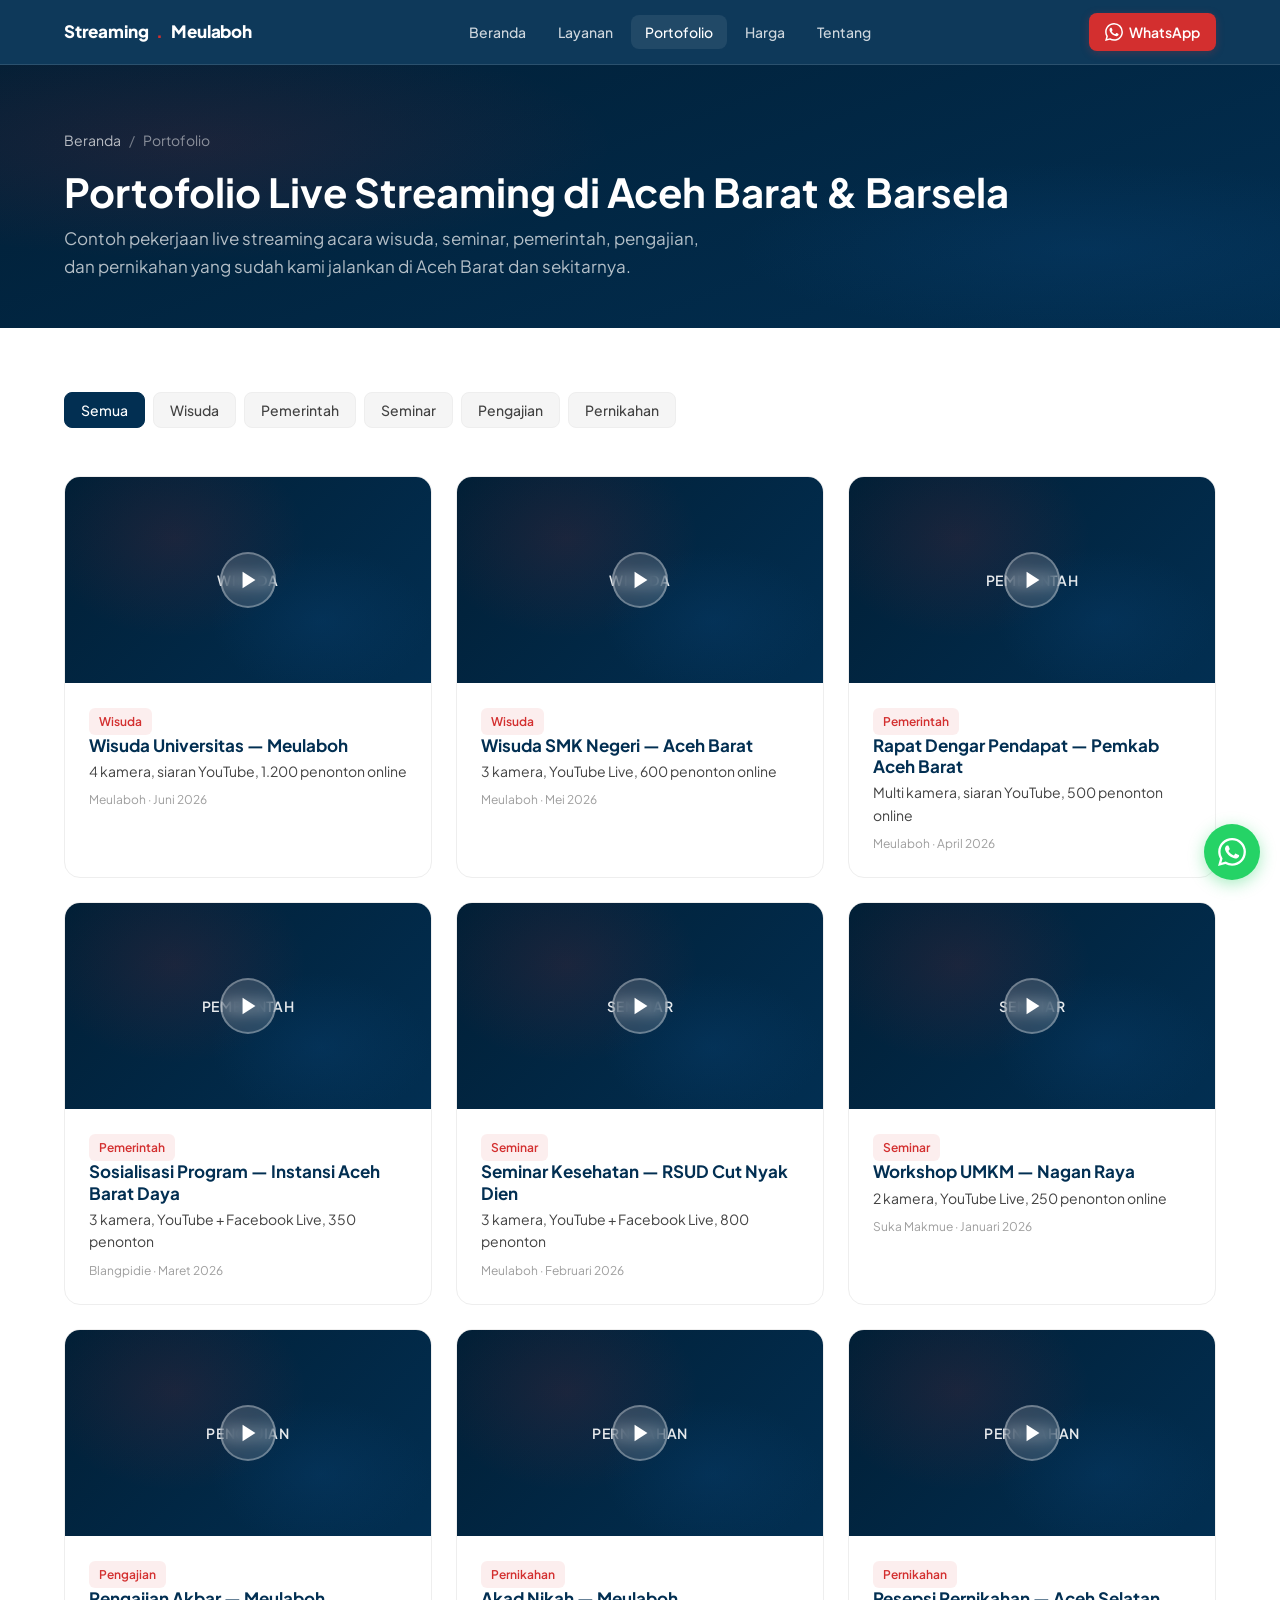
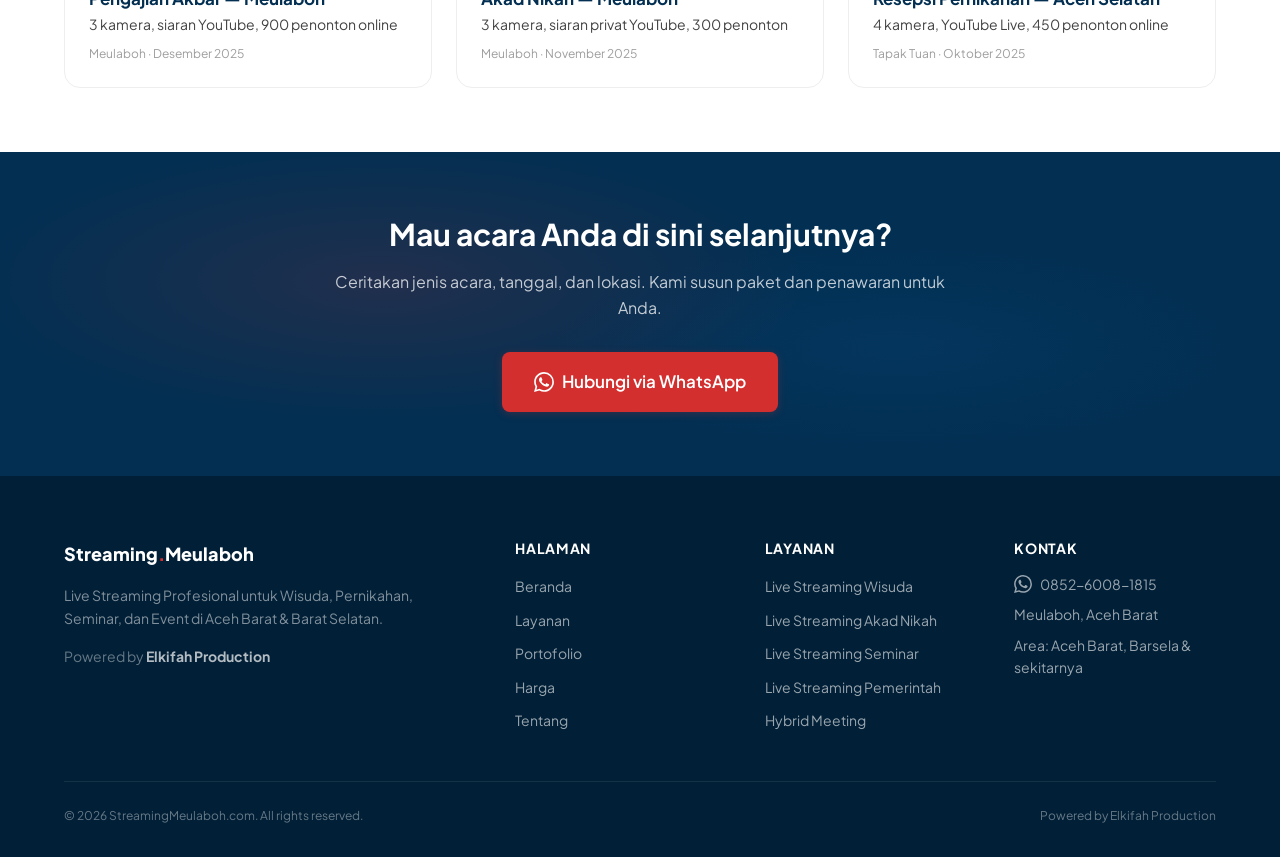
<file: portofolio.html>
<!DOCTYPE html>
<html lang="id">
<head>
  <meta charset="UTF-8">
  <meta name="viewport" content="width=device-width, initial-scale=1.0">

  <title>Portofolio Live Streaming — Wisuda, Seminar, Pemerintah | StreamingMeulaboh</title>
  <meta name="title" content="Portofolio Live Streaming — Wisuda, Seminar, Pemerintah | StreamingMeulaboh">
  <meta name="description" content="Contoh pekerjaan live streaming acara wisuda, seminar, pemerintah, pengajian, dan pernikahan di Aceh Barat dan Barat Selatan. Lihat hasil siaran langsung kami.">
  <meta name="keywords" content="vendor live streaming meulaboh, jasa live streaming aceh barat, live streaming wisuda aceh, live streaming seminar aceh, portofolio live streaming aceh">
  <meta name="robots" content="index, follow">
  <link rel="canonical" href="https://streamingmeulaboh.com/portofolio">

  <meta property="og:type" content="website">
  <meta property="og:url" content="https://streamingmeulaboh.com/portofolio">
  <meta property="og:title" content="Portofolio Live Streaming — Wisuda, Seminar, Pemerintah">
  <meta property="og:description" content="Contoh pekerjaan live streaming acara wisuda, seminar, pemerintah, pengajian, dan pernikahan di Aceh Barat dan Barat Selatan.">

  <script type="application/ld+json">
  {
    "@context": "https://schema.org",
    "@type": "BreadcrumbList",
    "itemListElement": [
      {"@type": "ListItem", "position": 1, "name": "Beranda", "item": "https://streamingmeulaboh.com/"},
      {"@type": "ListItem", "position": 2, "name": "Portofolio", "item": "https://streamingmeulaboh.com/portofolio"}
    ]
  }
  </script>

  <link rel="preconnect" href="https://fonts.googleapis.com">
  <link rel="preconnect" href="https://fonts.gstatic.com" crossorigin>
  <link href="https://fonts.googleapis.com/css2?family=Plus+Jakarta+Sans:wght@400;500;600;700;800&display=swap" rel="stylesheet">
  <link rel="stylesheet" href="assets/css/style.css?v=1">
</head>
<body>
  <a href="#main" class="skip-link">Lewati ke konten utama</a>

  <!-- NAVBAR -->
  <nav class="navbar">
    <div class="navbar__inner">
      <a href="/" class="navbar__brand">Streaming<span class="brand-dot">.</span>Meulaboh</a>
      <ul class="navbar__menu">
        <li><a href="/">Beranda</a></li>
        <li><a href="/layanan">Layanan</a></li>
        <li><a href="/portofolio" class="active">Portofolio</a></li>
        <li><a href="/harga">Harga</a></li>
        <li><a href="/tentang">Tentang</a></li>
      </ul>
      <div class="navbar__actions">
        <a href="https://wa.me/6285260081815?text=Halo%2C%20saya%20mau%20konsultasi%20soal%20live%20streaming%20untuk%20acara%20saya." class="navbar__cta" target="_blank" rel="noopener">
          <svg width="18" height="18" viewBox="0 0 24 24" fill="currentColor"><path d="M17.472 14.382c-.297-.149-1.758-.867-2.03-.967-.273-.099-.471-.148-.67.15-.197.297-.767.966-.94 1.164-.173.199-.347.223-.644.075-.297-.15-1.255-.463-2.39-1.475-.883-.788-1.48-1.761-1.653-2.059-.173-.297-.018-.458.13-.606.134-.133.298-.347.446-.52.149-.174.198-.298.298-.497.099-.198.05-.371-.025-.52-.075-.148-.669-1.612-.916-2.207-.242-.579-.487-.5-.669-.51-.173-.008-.371-.01-.57-.01-.198 0-.52.074-.792.372-.272.297-1.04 1.016-1.04 2.479 0 1.462 1.065 2.875 1.213 3.074.149.198 2.096 3.2 5.077 4.487.709.306 1.262.489 1.694.625.712.227 1.36.195 1.871.118.571-.085 1.758-.719 2.006-1.413.248-.694.248-1.289.173-1.413-.074-.124-.272-.198-.57-.347m-5.421 7.403h-.004a9.87 9.87 0 01-5.031-1.378l-.361-.214-3.741.982.998-3.648-.235-.374a9.86 9.86 0 01-1.51-5.26c.001-5.45 4.436-9.884 9.888-9.884 2.64 0 5.122 1.03 6.988 2.898a9.825 9.825 0 012.893 6.994c-.003 5.45-4.437 9.884-9.885 9.884m8.413-18.297A11.815 11.815 0 0012.05 0C5.495 0 .16 5.335.157 11.892c0 2.096.547 4.142 1.588 5.945L.057 24l6.305-1.654a11.882 11.882 0 005.683 1.448h.005c6.554 0 11.89-5.335 11.893-11.893a11.821 11.821 0 00-3.48-8.413z"/></svg>
          WhatsApp
        </a>
        <button class="navbar__toggle" aria-label="Buka menu" aria-expanded="false">
          <span></span><span></span><span></span>
        </button>
      </div>
    </div>
    <div class="navbar__mobile-menu">
      <a href="/">Beranda</a>
      <a href="/layanan">Layanan</a>
      <a href="/portofolio">Portofolio</a>
      <a href="/harga">Harga</a>
      <a href="/tentang">Tentang</a>
      <a href="https://wa.me/6285260081815?text=Halo%2C%20saya%20mau%20konsultasi%20soal%20live%20streaming%20untuk%20acara%20saya." class="btn btn--primary btn--block" target="_blank" rel="noopener">Konsultasi WhatsApp</a>
    </div>
  </nav>

  <main id="main">
    <!-- PAGE HEADER -->
    <section class="page-header">
      <div class="container">
        <div class="page-header__inner">
          <nav class="breadcrumb" aria-label="breadcrumb">
            <a href="/">Beranda</a><span>/</span>Portofolio
          </nav>
          <h1>Portofolio Live Streaming di Aceh Barat &amp; Barsela</h1>
          <p>Contoh pekerjaan live streaming acara wisuda, seminar, pemerintah, pengajian, dan pernikahan yang sudah kami jalankan di Aceh Barat dan sekitarnya.</p>
        </div>
      </div>
    </section>

    <!-- PORTFOLIO GRID -->
    <section class="section">
      <div class="container">
        <div class="showcase-filter reveal">
          <button class="filter-btn active" data-filter="all">Semua</button>
          <button class="filter-btn" data-filter="wisuda">Wisuda</button>
          <button class="filter-btn" data-filter="pemerintah">Pemerintah</button>
          <button class="filter-btn" data-filter="seminar">Seminar</button>
          <button class="filter-btn" data-filter="pengajian">Pengajian</button>
          <button class="filter-btn" data-filter="pernikahan">Pernikahan</button>
        </div>

        <div class="portfolio-grid">
          <!-- Wisuda -->
          <div class="portfolio-item reveal" data-category="wisuda">
            <div class="portfolio-item__thumb">
              <span class="portfolio-item__category">Wisuda</span>
              <div class="portfolio-item__play"><svg viewBox="0 0 24 24" fill="currentColor"><polygon points="5 3 19 12 5 21 5 3"/></svg></div>
            </div>
            <div class="portfolio-item__body">
              <span class="portfolio-item__tag">Wisuda</span>
              <h3>Wisuda Universitas — Meulaboh</h3>
              <p>4 kamera, siaran YouTube, 1.200 penonton online</p>
              <div class="portfolio-item__meta">Meulaboh · Juni 2026</div>
            </div>
          </div>

          <div class="portfolio-item reveal reveal-delay-1" data-category="wisuda">
            <div class="portfolio-item__thumb">
              <span class="portfolio-item__category">Wisuda</span>
              <div class="portfolio-item__play"><svg viewBox="0 0 24 24" fill="currentColor"><polygon points="5 3 19 12 5 21 5 3"/></svg></div>
            </div>
            <div class="portfolio-item__body">
              <span class="portfolio-item__tag">Wisuda</span>
              <h3>Wisuda SMK Negeri — Aceh Barat</h3>
              <p>3 kamera, YouTube Live, 600 penonton online</p>
              <div class="portfolio-item__meta">Meulaboh · Mei 2026</div>
            </div>
          </div>

          <!-- Pemerintah -->
          <div class="portfolio-item reveal reveal-delay-2" data-category="pemerintah">
            <div class="portfolio-item__thumb">
              <span class="portfolio-item__category">Pemerintah</span>
              <div class="portfolio-item__play"><svg viewBox="0 0 24 24" fill="currentColor"><polygon points="5 3 19 12 5 21 5 3"/></svg></div>
            </div>
            <div class="portfolio-item__body">
              <span class="portfolio-item__tag">Pemerintah</span>
              <h3>Rapat Dengar Pendapat — Pemkab Aceh Barat</h3>
              <p>Multi kamera, siaran YouTube, 500 penonton online</p>
              <div class="portfolio-item__meta">Meulaboh · April 2026</div>
            </div>
          </div>

          <div class="portfolio-item reveal" data-category="pemerintah">
            <div class="portfolio-item__thumb">
              <span class="portfolio-item__category">Pemerintah</span>
              <div class="portfolio-item__play"><svg viewBox="0 0 24 24" fill="currentColor"><polygon points="5 3 19 12 5 21 5 3"/></svg></div>
            </div>
            <div class="portfolio-item__body">
              <span class="portfolio-item__tag">Pemerintah</span>
              <h3>Sosialisasi Program — Instansi Aceh Barat Daya</h3>
              <p>3 kamera, YouTube + Facebook Live, 350 penonton</p>
              <div class="portfolio-item__meta">Blangpidie · Maret 2026</div>
            </div>
          </div>

          <!-- Seminar -->
          <div class="portfolio-item reveal reveal-delay-1" data-category="seminar">
            <div class="portfolio-item__thumb">
              <span class="portfolio-item__category">Seminar</span>
              <div class="portfolio-item__play"><svg viewBox="0 0 24 24" fill="currentColor"><polygon points="5 3 19 12 5 21 5 3"/></svg></div>
            </div>
            <div class="portfolio-item__body">
              <span class="portfolio-item__tag">Seminar</span>
              <h3>Seminar Kesehatan — RSUD Cut Nyak Dien</h3>
              <p>3 kamera, YouTube + Facebook Live, 800 penonton</p>
              <div class="portfolio-item__meta">Meulaboh · Februari 2026</div>
            </div>
          </div>

          <div class="portfolio-item reveal reveal-delay-2" data-category="seminar">
            <div class="portfolio-item__thumb">
              <span class="portfolio-item__category">Seminar</span>
              <div class="portfolio-item__play"><svg viewBox="0 0 24 24" fill="currentColor"><polygon points="5 3 19 12 5 21 5 3"/></svg></div>
            </div>
            <div class="portfolio-item__body">
              <span class="portfolio-item__tag">Seminar</span>
              <h3>Workshop UMKM — Nagan Raya</h3>
              <p>2 kamera, YouTube Live, 250 penonton online</p>
              <div class="portfolio-item__meta">Suka Makmue · Januari 2026</div>
            </div>
          </div>

          <!-- Pengajian -->
          <div class="portfolio-item reveal" data-category="pengajian">
            <div class="portfolio-item__thumb">
              <span class="portfolio-item__category">Pengajian</span>
              <div class="portfolio-item__play"><svg viewBox="0 0 24 24" fill="currentColor"><polygon points="5 3 19 12 5 21 5 3"/></svg></div>
            </div>
            <div class="portfolio-item__body">
              <span class="portfolio-item__tag">Pengajian</span>
              <h3>Pengajian Akbar — Meulaboh</h3>
              <p>3 kamera, siaran YouTube, 900 penonton online</p>
              <div class="portfolio-item__meta">Meulaboh · Desember 2025</div>
            </div>
          </div>

          <!-- Pernikahan -->
          <div class="portfolio-item reveal reveal-delay-1" data-category="pernikahan">
            <div class="portfolio-item__thumb">
              <span class="portfolio-item__category">Pernikahan</span>
              <div class="portfolio-item__play"><svg viewBox="0 0 24 24" fill="currentColor"><polygon points="5 3 19 12 5 21 5 3"/></svg></div>
            </div>
            <div class="portfolio-item__body">
              <span class="portfolio-item__tag">Pernikahan</span>
              <h3>Akad Nikah — Meulaboh</h3>
              <p>3 kamera, siaran privat YouTube, 300 penonton</p>
              <div class="portfolio-item__meta">Meulaboh · November 2025</div>
            </div>
          </div>

          <div class="portfolio-item reveal reveal-delay-2" data-category="pernikahan">
            <div class="portfolio-item__thumb">
              <span class="portfolio-item__category">Pernikahan</span>
              <div class="portfolio-item__play"><svg viewBox="0 0 24 24" fill="currentColor"><polygon points="5 3 19 12 5 21 5 3"/></svg></div>
            </div>
            <div class="portfolio-item__body">
              <span class="portfolio-item__tag">Pernikahan</span>
              <h3>Resepsi Pernikahan — Aceh Selatan</h3>
              <p>4 kamera, YouTube Live, 450 penonton online</p>
              <div class="portfolio-item__meta">Tapak Tuan · Oktober 2025</div>
            </div>
          </div>
        </div>
      </div>
    </section>

    <!-- CTA -->
    <section class="cta-banner">
      <div class="container">
        <div class="cta-banner__inner reveal">
          <h2>Mau acara Anda di sini selanjutnya?</h2>
          <p>Ceritakan jenis acara, tanggal, dan lokasi. Kami susun paket dan penawaran untuk Anda.</p>
          <a href="https://wa.me/6285260081815?text=Halo%2C%20saya%20mau%20konsultasi%20soal%20live%20streaming%20untuk%20acara%20saya." class="btn btn--primary btn--lg" target="_blank" rel="noopener">
            <svg width="20" height="20" viewBox="0 0 24 24" fill="currentColor"><path d="M17.472 14.382c-.297-.149-1.758-.867-2.03-.967-.273-.099-.471-.148-.67.15-.197.297-.767.966-.94 1.164-.173.199-.347.223-.644.075-.297-.15-1.255-.463-2.39-1.475-.883-.788-1.48-1.761-1.653-2.059-.173-.297-.018-.458.13-.606.134-.133.298-.347.446-.52.149-.174.198-.298.298-.497.099-.198.05-.371-.025-.52-.075-.148-.669-1.612-.916-2.207-.242-.579-.487-.5-.669-.51-.173-.008-.371-.01-.57-.01-.198 0-.52.074-.792.372-.272.297-1.04 1.016-1.04 2.479 0 1.462 1.065 2.875 1.213 3.074.149.198 2.096 3.2 5.077 4.487.709.306 1.262.489 1.694.625.712.227 1.36.195 1.871.118.571-.085 1.758-.719 2.006-1.413.248-.694.248-1.289.173-1.413-.074-.124-.272-.198-.57-.347m-5.421 7.403h-.004a9.87 9.87 0 01-5.031-1.378l-.361-.214-3.741.982.998-3.648-.235-.374a9.86 9.86 0 01-1.51-5.26c.001-5.45 4.436-9.884 9.888-9.884 2.64 0 5.122 1.03 6.988 2.898a9.825 9.825 0 012.893 6.994c-.003 5.45-4.437 9.884-9.885 9.884m8.413-18.297A11.815 11.815 0 0012.05 0C5.495 0 .16 5.335.157 11.892c0 2.096.547 4.142 1.588 5.945L.057 24l6.305-1.654a11.882 11.882 0 005.683 1.448h.005c6.554 0 11.89-5.335 11.893-11.893a11.821 11.821 0 00-3.48-8.413z"/></svg>
            Hubungi via WhatsApp
          </a>
        </div>
      </div>
    </section>
  </main>

  <!-- FOOTER -->
  <footer class="footer">
    <div class="container">
      <div class="footer__grid">
        <div>
          <div class="footer__brand">Streaming<span class="brand-dot">.</span>Meulaboh</div>
          <p class="footer__tagline">Live Streaming Profesional untuk Wisuda, Pernikahan, Seminar, dan Event di Aceh Barat &amp; Barat Selatan.</p>
          <p class="footer__powered">Powered by <strong>Elkifah Production</strong></p>
        </div>
        <div class="footer__col">
          <h4>Halaman</h4>
          <ul>
            <li><a href="/">Beranda</a></li>
            <li><a href="/layanan">Layanan</a></li>
            <li><a href="/portofolio">Portofolio</a></li>
            <li><a href="/harga">Harga</a></li>
            <li><a href="/tentang">Tentang</a></li>
          </ul>
        </div>
        <div class="footer__col">
          <h4>Layanan</h4>
          <ul>
            <li><a href="/layanan">Live Streaming Wisuda</a></li>
            <li><a href="/layanan">Live Streaming Akad Nikah</a></li>
            <li><a href="/layanan">Live Streaming Seminar</a></li>
            <li><a href="/layanan">Live Streaming Pemerintah</a></li>
            <li><a href="/layanan">Hybrid Meeting</a></li>
          </ul>
        </div>
        <div class="footer__col">
          <h4>Kontak</h4>
          <div class="footer__contact">
            <a href="https://wa.me/6285260081815" target="_blank" rel="noopener">
              <svg width="18" height="18" viewBox="0 0 24 24" fill="currentColor"><path d="M17.472 14.382c-.297-.149-1.758-.867-2.03-.967-.273-.099-.471-.148-.67.15-.197.297-.767.966-.94 1.164-.173.199-.347.223-.644.075-.297-.15-1.255-.463-2.39-1.475-.883-.788-1.48-1.761-1.653-2.059-.173-.297-.018-.458.13-.606.134-.133.298-.347.446-.52.149-.174.198-.298.298-.497.099-.198.05-.371-.025-.52-.075-.148-.669-1.612-.916-2.207-.242-.579-.487-.5-.669-.51-.173-.008-.371-.01-.57-.01-.198 0-.52.074-.792.372-.272.297-1.04 1.016-1.04 2.479 0 1.462 1.065 2.875 1.213 3.074.149.198 2.096 3.2 5.077 4.487.709.306 1.262.489 1.694.625.712.227 1.36.195 1.871.118.571-.085 1.758-.719 2.006-1.413.248-.694.248-1.289.173-1.413-.074-.124-.272-.198-.57-.347m-5.421 7.403h-.004a9.87 9.87 0 01-5.031-1.378l-.361-.214-3.741.982.998-3.648-.235-.374a9.86 9.86 0 01-1.51-5.26c.001-5.45 4.436-9.884 9.888-9.884 2.64 0 5.122 1.03 6.988 2.898a9.825 9.825 0 012.893 6.994c-.003 5.45-4.437 9.884-9.885 9.884m8.413-18.297A11.815 11.815 0 0012.05 0C5.495 0 .16 5.335.157 11.892c0 2.096.547 4.142 1.588 5.945L.057 24l6.305-1.654a11.882 11.882 0 005.683 1.448h.005c6.554 0 11.89-5.335 11.893-11.893a11.821 11.821 0 00-3.48-8.413z"/></svg>
              0852-6008-1815
            </a>
            <span>Meulaboh, Aceh Barat</span>
            <span>Area: Aceh Barat, Barsela &amp; sekitarnya</span>
          </div>
        </div>
      </div>
      <div class="footer__bottom">
        <span>&copy; 2026 StreamingMeulaboh.com. All rights reserved.</span>
        <span>Powered by Elkifah Production</span>
      </div>
    </div>
  </footer>

  <a href="https://wa.me/6285260081815?text=Halo%2C%20saya%20mau%20konsultasi%20soal%20live%20streaming%20untuk%20acara%20saya." class="wa-float" target="_blank" rel="noopener" aria-label="Chat WhatsApp">
    <svg viewBox="0 0 24 24" fill="currentColor"><path d="M17.472 14.382c-.297-.149-1.758-.867-2.03-.967-.273-.099-.471-.148-.67.15-.197.297-.767.966-.94 1.164-.173.199-.347.223-.644.075-.297-.15-1.255-.463-2.39-1.475-.883-.788-1.48-1.761-1.653-2.059-.173-.297-.018-.458.13-.606.134-.133.298-.347.446-.52.149-.174.198-.298.298-.497.099-.198.05-.371-.025-.52-.075-.148-.669-1.612-.916-2.207-.242-.579-.487-.5-.669-.51-.173-.008-.371-.01-.57-.01-.198 0-.52.074-.792.372-.272.297-1.04 1.016-1.04 2.479 0 1.462 1.065 2.875 1.213 3.074.149.198 2.096 3.2 5.077 4.487.709.306 1.262.489 1.694.625.712.227 1.36.195 1.871.118.571-.085 1.758-.719 2.006-1.413.248-.694.248-1.289.173-1.413-.074-.124-.272-.198-.57-.347m-5.421 7.403h-.004a9.87 9.87 0 01-5.031-1.378l-.361-.214-3.741.982.998-3.648-.235-.374a9.86 9.86 0 01-1.51-5.26c.001-5.45 4.436-9.884 9.888-9.884 2.64 0 5.122 1.03 6.988 2.898a9.825 9.825 0 012.893 6.994c-.003 5.45-4.437 9.884-9.885 9.884m8.413-18.297A11.815 11.815 0 0012.05 0C5.495 0 .16 5.335.157 11.892c0 2.096.547 4.142 1.588 5.945L.057 24l6.305-1.654a11.882 11.882 0 005.683 1.448h.005c6.554 0 11.89-5.335 11.893-11.893a11.821 11.821 0 00-3.48-8.413z"/></svg>
  </a>

  <script src="assets/js/main.js?v=1"></script>
</body>
</html>
</file>
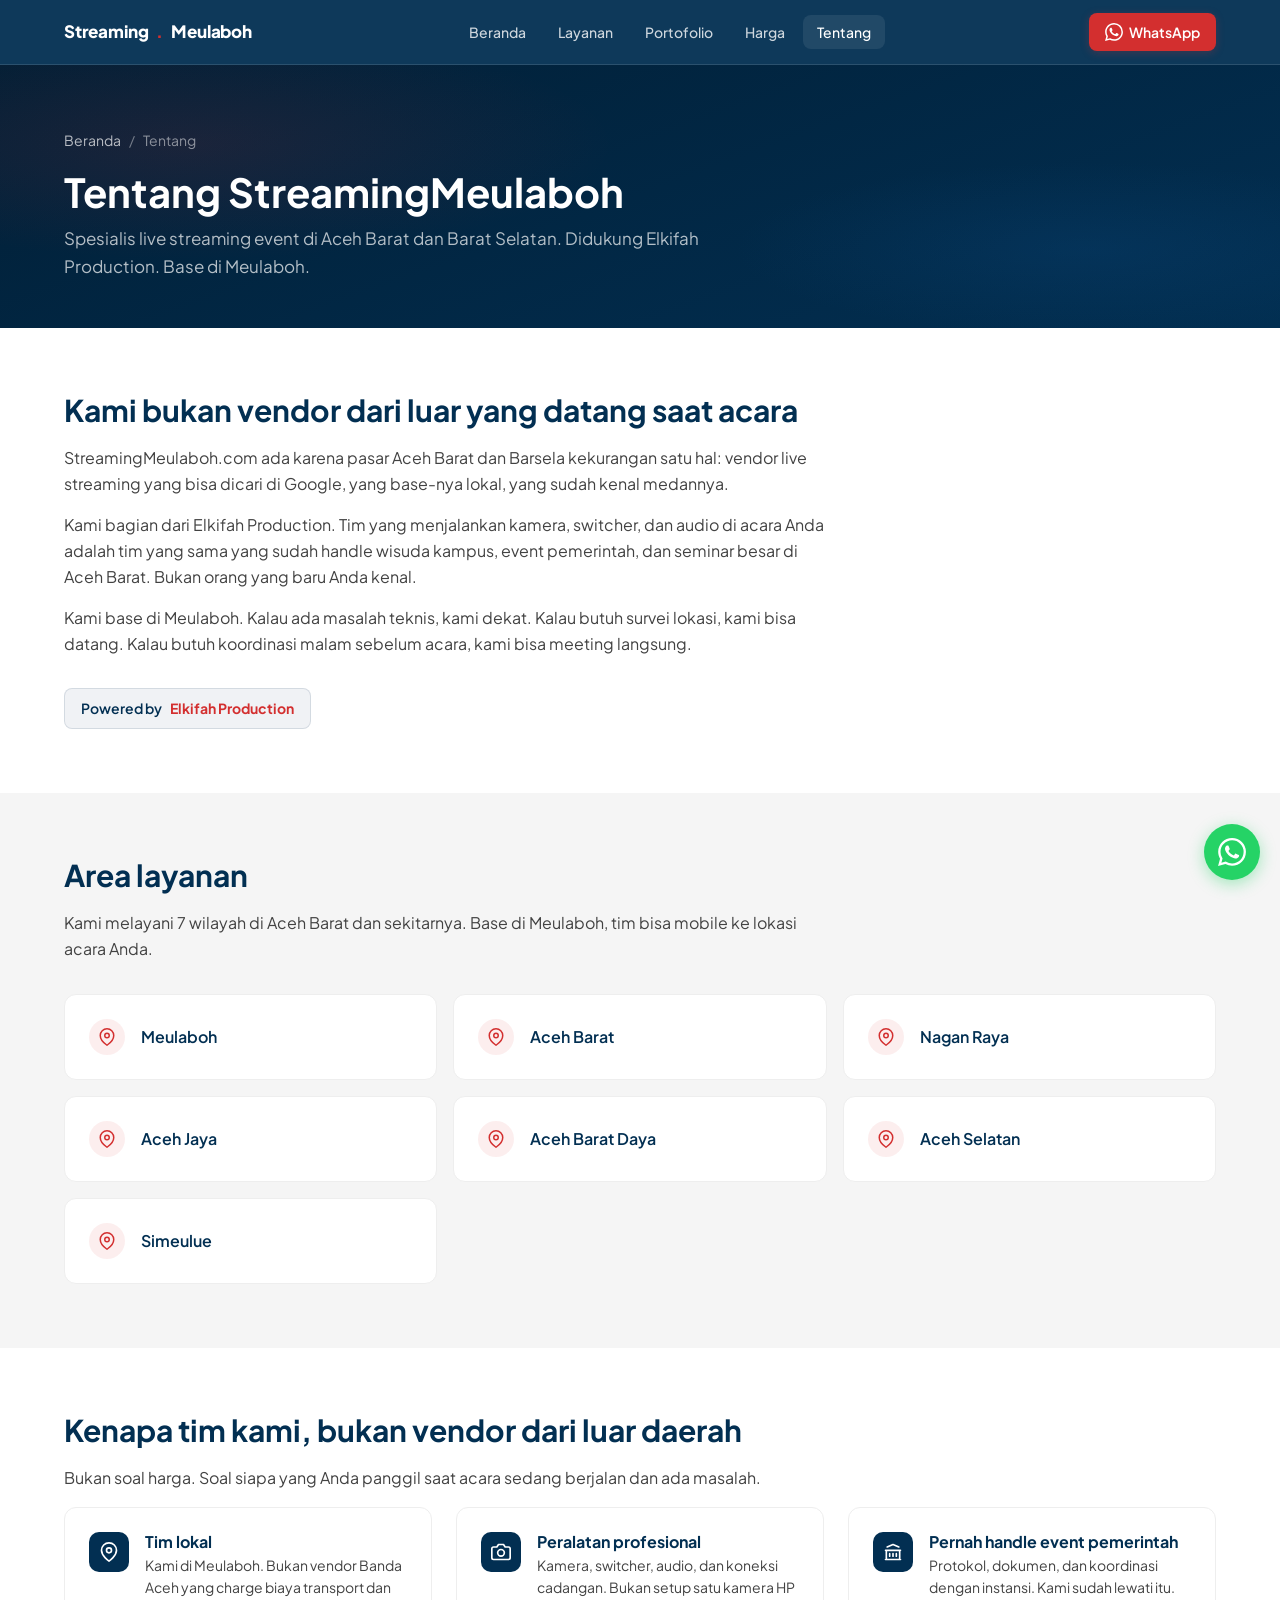
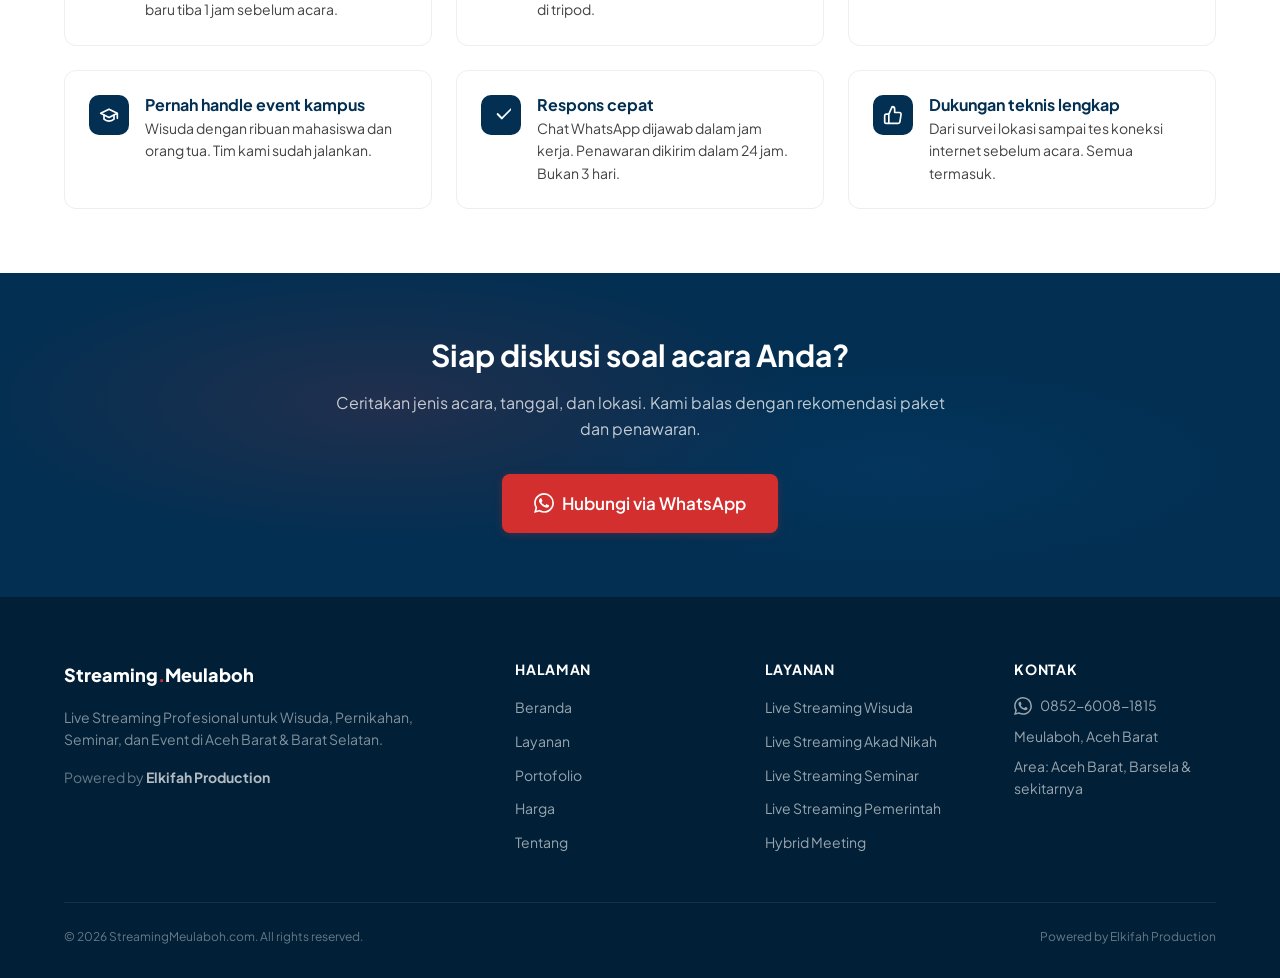
<file: tentang.html>
<!DOCTYPE html>
<html lang="id">
<head>
  <meta charset="UTF-8">
  <meta name="viewport" content="width=device-width, initial-scale=1.0">

  <title>Tentang StreamingMeulaboh — Spesialis Live Streaming Aceh Barat</title>
  <meta name="title" content="Tentang StreamingMeulaboh — Spesialis Live Streaming Aceh Barat">
  <meta name="description" content="StreamingMeulaboh.com adalah layanan spesialis live streaming event yang didukung Elkifah Production. Melayani Meulaboh, Aceh Barat, Nagan Raya, Aceh Jaya, Aceh Barat Daya, Aceh Selatan, dan Simeulue.">
  <meta name="keywords" content="jasa live streaming aceh barat, live streaming barsela, jasa siaran langsung aceh, vendor live streaming meulaboh, live streaming meulaboh">
  <meta name="robots" content="index, follow">
  <link rel="canonical" href="https://streamingmeulaboh.com/tentang">

  <meta property="og:type" content="website">
  <meta property="og:url" content="https://streamingmeulaboh.com/tentang">
  <meta property="og:title" content="Tentang StreamingMeulaboh — Spesialis Live Streaming Aceh Barat">
  <meta property="og:description" content="StreamingMeulaboh.com adalah layanan spesialis live streaming event yang didukung Elkifah Production.">

  <script type="application/ld+json">
  {
    "@context": "https://schema.org",
    "@type": "AboutPage",
    "name": "Tentang StreamingMeulaboh",
    "url": "https://streamingmeulaboh.com/tentang",
    "mainEntity": {
      "@type": "Organization",
      "name": "StreamingMeulaboh.com",
      "description": "Layanan spesialis live streaming event yang didukung Elkifah Production. Base di Meulaboh, melayani Aceh Barat, Barsela, dan sekitarnya.",
      "parentOrganization": {
        "@type": "Organization",
        "name": "Elkifah Production"
      },
      "areaServed": ["Meulaboh", "Aceh Barat", "Nagan Raya", "Aceh Jaya", "Aceh Barat Daya", "Aceh Selatan", "Simeulue"]
    }
  }
  </script>
  <script type="application/ld+json">
  {
    "@context": "https://schema.org",
    "@type": "BreadcrumbList",
    "itemListElement": [
      {"@type": "ListItem", "position": 1, "name": "Beranda", "item": "https://streamingmeulaboh.com/"},
      {"@type": "ListItem", "position": 2, "name": "Tentang", "item": "https://streamingmeulaboh.com/tentang"}
    ]
  }
  </script>

  <link rel="preconnect" href="https://fonts.googleapis.com">
  <link rel="preconnect" href="https://fonts.gstatic.com" crossorigin>
  <link href="https://fonts.googleapis.com/css2?family=Plus+Jakarta+Sans:wght@400;500;600;700;800&display=swap" rel="stylesheet">
  <link rel="stylesheet" href="assets/css/style.css?v=1">
</head>
<body>
  <a href="#main" class="skip-link">Lewati ke konten utama</a>

  <!-- NAVBAR -->
  <nav class="navbar">
    <div class="navbar__inner">
      <a href="/" class="navbar__brand">Streaming<span class="brand-dot">.</span>Meulaboh</a>
      <ul class="navbar__menu">
        <li><a href="/">Beranda</a></li>
        <li><a href="/layanan">Layanan</a></li>
        <li><a href="/portofolio">Portofolio</a></li>
        <li><a href="/harga">Harga</a></li>
        <li><a href="/tentang" class="active">Tentang</a></li>
      </ul>
      <div class="navbar__actions">
        <a href="https://wa.me/6285260081815?text=Halo%2C%20saya%20mau%20konsultasi%20soal%20live%20streaming%20untuk%20acara%20saya." class="navbar__cta" target="_blank" rel="noopener">
          <svg width="18" height="18" viewBox="0 0 24 24" fill="currentColor"><path d="M17.472 14.382c-.297-.149-1.758-.867-2.03-.967-.273-.099-.471-.148-.67.15-.197.297-.767.966-.94 1.164-.173.199-.347.223-.644.075-.297-.15-1.255-.463-2.39-1.475-.883-.788-1.48-1.761-1.653-2.059-.173-.297-.018-.458.13-.606.134-.133.298-.347.446-.52.149-.174.198-.298.298-.497.099-.198.05-.371-.025-.52-.075-.148-.669-1.612-.916-2.207-.242-.579-.487-.5-.669-.51-.173-.008-.371-.01-.57-.01-.198 0-.52.074-.792.372-.272.297-1.04 1.016-1.04 2.479 0 1.462 1.065 2.875 1.213 3.074.149.198 2.096 3.2 5.077 4.487.709.306 1.262.489 1.694.625.712.227 1.36.195 1.871.118.571-.085 1.758-.719 2.006-1.413.248-.694.248-1.289.173-1.413-.074-.124-.272-.198-.57-.347m-5.421 7.403h-.004a9.87 9.87 0 01-5.031-1.378l-.361-.214-3.741.982.998-3.648-.235-.374a9.86 9.86 0 01-1.51-5.26c.001-5.45 4.436-9.884 9.888-9.884 2.64 0 5.122 1.03 6.988 2.898a9.825 9.825 0 012.893 6.994c-.003 5.45-4.437 9.884-9.885 9.884m8.413-18.297A11.815 11.815 0 0012.05 0C5.495 0 .16 5.335.157 11.892c0 2.096.547 4.142 1.588 5.945L.057 24l6.305-1.654a11.882 11.882 0 005.683 1.448h.005c6.554 0 11.89-5.335 11.893-11.893a11.821 11.821 0 00-3.48-8.413z"/></svg>
          WhatsApp
        </a>
        <button class="navbar__toggle" aria-label="Buka menu" aria-expanded="false">
          <span></span><span></span><span></span>
        </button>
      </div>
    </div>
    <div class="navbar__mobile-menu">
      <a href="/">Beranda</a>
      <a href="/layanan">Layanan</a>
      <a href="/portofolio">Portofolio</a>
      <a href="/harga">Harga</a>
      <a href="/tentang">Tentang</a>
      <a href="https://wa.me/6285260081815?text=Halo%2C%20saya%20mau%20konsultasi%20soal%20live%20streaming%20untuk%20acara%20saya." class="btn btn--primary btn--block" target="_blank" rel="noopener">Konsultasi WhatsApp</a>
    </div>
  </nav>

  <main id="main">
    <!-- PAGE HEADER -->
    <section class="page-header">
      <div class="container">
        <div class="page-header__inner">
          <nav class="breadcrumb" aria-label="breadcrumb">
            <a href="/">Beranda</a><span>/</span>Tentang
          </nav>
          <h1>Tentang StreamingMeulaboh</h1>
          <p>Spesialis live streaming event di Aceh Barat dan Barat Selatan. Didukung Elkifah Production. Base di Meulaboh.</p>
        </div>
      </div>
    </section>

    <!-- BLOCK 1: ABOUT US -->
    <section class="section">
      <div class="container">
        <div class="about-block reveal">
          <h2>Kami bukan vendor dari luar yang datang saat acara</h2>
          <p>StreamingMeulaboh.com ada karena pasar Aceh Barat dan Barsela kekurangan satu hal: vendor live streaming yang bisa dicari di Google, yang base-nya lokal, yang sudah kenal medannya.</p>
          <p>Kami bagian dari Elkifah Production. Tim yang menjalankan kamera, switcher, dan audio di acara Anda adalah tim yang sama yang sudah handle wisuda kampus, event pemerintah, dan seminar besar di Aceh Barat. Bukan orang yang baru Anda kenal.</p>
          <p>Kami base di Meulaboh. Kalau ada masalah teknis, kami dekat. Kalau butuh survei lokasi, kami bisa datang. Kalau butuh koordinasi malam sebelum acara, kami bisa meeting langsung.</p>
          <div class="powered-badge">Powered by <strong>Elkifah Production</strong></div>
        </div>
      </div>
    </section>

    <!-- BLOCK 2: AREA LAYANAN -->
    <section class="section section--gray">
      <div class="container">
        <div class="about-block reveal">
          <h2>Area layanan</h2>
          <p style="margin-bottom: 2rem;">Kami melayani 7 wilayah di Aceh Barat dan sekitarnya. Base di Meulaboh, tim bisa mobile ke lokasi acara Anda.</p>
          <div class="area-list">
            <div class="area-item">
              <div class="area-item__pin"><svg viewBox="0 0 24 24" fill="none" stroke="currentColor" stroke-width="2" stroke-linecap="round" stroke-linejoin="round"><path d="M21 10c0 7-9 13-9 13s-9-6-9-13a9 9 0 0118 0z"/><circle cx="12" cy="10" r="3"/></svg></div>
              <span>Meulaboh</span>
            </div>
            <div class="area-item">
              <div class="area-item__pin"><svg viewBox="0 0 24 24" fill="none" stroke="currentColor" stroke-width="2" stroke-linecap="round" stroke-linejoin="round"><path d="M21 10c0 7-9 13-9 13s-9-6-9-13a9 9 0 0118 0z"/><circle cx="12" cy="10" r="3"/></svg></div>
              <span>Aceh Barat</span>
            </div>
            <div class="area-item">
              <div class="area-item__pin"><svg viewBox="0 0 24 24" fill="none" stroke="currentColor" stroke-width="2" stroke-linecap="round" stroke-linejoin="round"><path d="M21 10c0 7-9 13-9 13s-9-6-9-13a9 9 0 0118 0z"/><circle cx="12" cy="10" r="3"/></svg></div>
              <span>Nagan Raya</span>
            </div>
            <div class="area-item">
              <div class="area-item__pin"><svg viewBox="0 0 24 24" fill="none" stroke="currentColor" stroke-width="2" stroke-linecap="round" stroke-linejoin="round"><path d="M21 10c0 7-9 13-9 13s-9-6-9-13a9 9 0 0118 0z"/><circle cx="12" cy="10" r="3"/></svg></div>
              <span>Aceh Jaya</span>
            </div>
            <div class="area-item">
              <div class="area-item__pin"><svg viewBox="0 0 24 24" fill="none" stroke="currentColor" stroke-width="2" stroke-linecap="round" stroke-linejoin="round"><path d="M21 10c0 7-9 13-9 13s-9-6-9-13a9 9 0 0118 0z"/><circle cx="12" cy="10" r="3"/></svg></div>
              <span>Aceh Barat Daya</span>
            </div>
            <div class="area-item">
              <div class="area-item__pin"><svg viewBox="0 0 24 24" fill="none" stroke="currentColor" stroke-width="2" stroke-linecap="round" stroke-linejoin="round"><path d="M21 10c0 7-9 13-9 13s-9-6-9-13a9 9 0 0118 0z"/><circle cx="12" cy="10" r="3"/></svg></div>
              <span>Aceh Selatan</span>
            </div>
            <div class="area-item">
              <div class="area-item__pin"><svg viewBox="0 0 24 24" fill="none" stroke="currentColor" stroke-width="2" stroke-linecap="round" stroke-linejoin="round"><path d="M21 10c0 7-9 13-9 13s-9-6-9-13a9 9 0 0118 0z"/><circle cx="12" cy="10" r="3"/></svg></div>
              <span>Simeulue</span>
            </div>
          </div>
        </div>
      </div>
    </section>

    <!-- BLOCK 3: WHY CHOOSE US -->
    <section class="section">
      <div class="container">
        <div class="about-block reveal">
          <h2>Kenapa tim kami, bukan vendor dari luar daerah</h2>
          <p class="section-intro">Bukan soal harga. Soal siapa yang Anda panggil saat acara sedang berjalan dan ada masalah.</p>
          <div class="grid grid--3">
            <div class="advantage">
              <div class="advantage__icon"><svg viewBox="0 0 24 24" fill="none" stroke="currentColor" stroke-width="2" stroke-linecap="round" stroke-linejoin="round"><path d="M21 10c0 7-9 13-9 13s-9-6-9-13a9 9 0 0118 0z"/><circle cx="12" cy="10" r="3"/></svg></div>
              <div class="advantage__text">
                <h3>Tim lokal</h3>
                <p>Kami di Meulaboh. Bukan vendor Banda Aceh yang charge biaya transport dan baru tiba 1 jam sebelum acara.</p>
              </div>
            </div>
            <div class="advantage">
              <div class="advantage__icon"><svg viewBox="0 0 24 24" fill="none" stroke="currentColor" stroke-width="2" stroke-linecap="round" stroke-linejoin="round"><path d="M23 19a2 2 0 01-2 2H3a2 2 0 01-2-2V8a2 2 0 012-2h4l2-3h6l2 3h4a2 2 0 012 2z"/><circle cx="12" cy="13" r="4"/></svg></div>
              <div class="advantage__text">
                <h3>Peralatan profesional</h3>
                <p>Kamera, switcher, audio, dan koneksi cadangan. Bukan setup satu kamera HP di tripod.</p>
              </div>
            </div>
            <div class="advantage">
              <div class="advantage__icon"><svg viewBox="0 0 24 24" fill="none" stroke="currentColor" stroke-width="2" stroke-linecap="round" stroke-linejoin="round"><path d="M3 21h18M3 10h18M5 6l7-3 7 3M4 10v11M20 10v11M8 14v3M12 14v3M16 14v3"/></svg></div>
              <div class="advantage__text">
                <h3>Pernah handle event pemerintah</h3>
                <p>Protokol, dokumen, dan koordinasi dengan instansi. Kami sudah lewati itu.</p>
              </div>
            </div>
            <div class="advantage">
              <div class="advantage__icon"><svg viewBox="0 0 24 24" fill="none" stroke="currentColor" stroke-width="2" stroke-linecap="round" stroke-linejoin="round"><path d="M22 10v6M2 10l10-5 10 5-10 5z"/><path d="M6 12v5c3 3 9 3 12 0v-5"/></svg></div>
              <div class="advantage__text">
                <h3>Pernah handle event kampus</h3>
                <p>Wisuda dengan ribuan mahasiswa dan orang tua. Tim kami sudah jalankan.</p>
              </div>
            </div>
            <div class="advantage">
              <div class="advantage__icon"><svg viewBox="0 0 24 24" fill="none" stroke="currentColor" stroke-width="2" stroke-linecap="round" stroke-linejoin="round"><polyline points="25 4 13 16 8 11"/><path d="M13 16l-5-5"/></svg></div>
              <div class="advantage__text">
                <h3>Respons cepat</h3>
                <p>Chat WhatsApp dijawab dalam jam kerja. Penawaran dikirim dalam 24 jam. Bukan 3 hari.</p>
              </div>
            </div>
            <div class="advantage">
              <div class="advantage__icon"><svg viewBox="0 0 24 24" fill="none" stroke="currentColor" stroke-width="2" stroke-linecap="round" stroke-linejoin="round"><path d="M14 9V5a3 3 0 00-3-3l-4 9v11h11.28a2 2 0 002-1.7l1.38-9a2 2 0 00-2-2.3zM7 22H4a2 2 0 01-2-2v-7a2 2 0 012-2h3"/></svg></div>
              <div class="advantage__text">
                <h3>Dukungan teknis lengkap</h3>
                <p>Dari survei lokasi sampai tes koneksi internet sebelum acara. Semua termasuk.</p>
              </div>
            </div>
          </div>
        </div>
      </div>
    </section>

    <!-- CTA -->
    <section class="cta-banner">
      <div class="container">
        <div class="cta-banner__inner reveal">
          <h2>Siap diskusi soal acara Anda?</h2>
          <p>Ceritakan jenis acara, tanggal, dan lokasi. Kami balas dengan rekomendasi paket dan penawaran.</p>
          <a href="https://wa.me/6285260081815?text=Halo%2C%20saya%20mau%20konsultasi%20soal%20live%20streaming%20untuk%20acara%20saya." class="btn btn--primary btn--lg" target="_blank" rel="noopener">
            <svg width="20" height="20" viewBox="0 0 24 24" fill="currentColor"><path d="M17.472 14.382c-.297-.149-1.758-.867-2.03-.967-.273-.099-.471-.148-.67.15-.197.297-.767.966-.94 1.164-.173.199-.347.223-.644.075-.297-.15-1.255-.463-2.39-1.475-.883-.788-1.48-1.761-1.653-2.059-.173-.297-.018-.458.13-.606.134-.133.298-.347.446-.52.149-.174.198-.298.298-.497.099-.198.05-.371-.025-.52-.075-.148-.669-1.612-.916-2.207-.242-.579-.487-.5-.669-.51-.173-.008-.371-.01-.57-.01-.198 0-.52.074-.792.372-.272.297-1.04 1.016-1.04 2.479 0 1.462 1.065 2.875 1.213 3.074.149.198 2.096 3.2 5.077 4.487.709.306 1.262.489 1.694.625.712.227 1.36.195 1.871.118.571-.085 1.758-.719 2.006-1.413.248-.694.248-1.289.173-1.413-.074-.124-.272-.198-.57-.347m-5.421 7.403h-.004a9.87 9.87 0 01-5.031-1.378l-.361-.214-3.741.982.998-3.648-.235-.374a9.86 9.86 0 01-1.51-5.26c.001-5.45 4.436-9.884 9.888-9.884 2.64 0 5.122 1.03 6.988 2.898a9.825 9.825 0 012.893 6.994c-.003 5.45-4.437 9.884-9.885 9.884m8.413-18.297A11.815 11.815 0 0012.05 0C5.495 0 .16 5.335.157 11.892c0 2.096.547 4.142 1.588 5.945L.057 24l6.305-1.654a11.882 11.882 0 005.683 1.448h.005c6.554 0 11.89-5.335 11.893-11.893a11.821 11.821 0 00-3.48-8.413z"/></svg>
            Hubungi via WhatsApp
          </a>
        </div>
      </div>
    </section>
  </main>

  <!-- FOOTER -->
  <footer class="footer">
    <div class="container">
      <div class="footer__grid">
        <div>
          <div class="footer__brand">Streaming<span class="brand-dot">.</span>Meulaboh</div>
          <p class="footer__tagline">Live Streaming Profesional untuk Wisuda, Pernikahan, Seminar, dan Event di Aceh Barat &amp; Barat Selatan.</p>
          <p class="footer__powered">Powered by <strong>Elkifah Production</strong></p>
        </div>
        <div class="footer__col">
          <h4>Halaman</h4>
          <ul>
            <li><a href="/">Beranda</a></li>
            <li><a href="/layanan">Layanan</a></li>
            <li><a href="/portofolio">Portofolio</a></li>
            <li><a href="/harga">Harga</a></li>
            <li><a href="/tentang">Tentang</a></li>
          </ul>
        </div>
        <div class="footer__col">
          <h4>Layanan</h4>
          <ul>
            <li><a href="/layanan">Live Streaming Wisuda</a></li>
            <li><a href="/layanan">Live Streaming Akad Nikah</a></li>
            <li><a href="/layanan">Live Streaming Seminar</a></li>
            <li><a href="/layanan">Live Streaming Pemerintah</a></li>
            <li><a href="/layanan">Hybrid Meeting</a></li>
          </ul>
        </div>
        <div class="footer__col">
          <h4>Kontak</h4>
          <div class="footer__contact">
            <a href="https://wa.me/6285260081815" target="_blank" rel="noopener">
              <svg width="18" height="18" viewBox="0 0 24 24" fill="currentColor"><path d="M17.472 14.382c-.297-.149-1.758-.867-2.03-.967-.273-.099-.471-.148-.67.15-.197.297-.767.966-.94 1.164-.173.199-.347.223-.644.075-.297-.15-1.255-.463-2.39-1.475-.883-.788-1.48-1.761-1.653-2.059-.173-.297-.018-.458.13-.606.134-.133.298-.347.446-.52.149-.174.198-.298.298-.497.099-.198.05-.371-.025-.52-.075-.148-.669-1.612-.916-2.207-.242-.579-.487-.5-.669-.51-.173-.008-.371-.01-.57-.01-.198 0-.52.074-.792.372-.272.297-1.04 1.016-1.04 2.479 0 1.462 1.065 2.875 1.213 3.074.149.198 2.096 3.2 5.077 4.487.709.306 1.262.489 1.694.625.712.227 1.36.195 1.871.118.571-.085 1.758-.719 2.006-1.413.248-.694.248-1.289.173-1.413-.074-.124-.272-.198-.57-.347m-5.421 7.403h-.004a9.87 9.87 0 01-5.031-1.378l-.361-.214-3.741.982.998-3.648-.235-.374a9.86 9.86 0 01-1.51-5.26c.001-5.45 4.436-9.884 9.888-9.884 2.64 0 5.122 1.03 6.988 2.898a9.825 9.825 0 012.893 6.994c-.003 5.45-4.437 9.884-9.885 9.884m8.413-18.297A11.815 11.815 0 0012.05 0C5.495 0 .16 5.335.157 11.892c0 2.096.547 4.142 1.588 5.945L.057 24l6.305-1.654a11.882 11.882 0 005.683 1.448h.005c6.554 0 11.89-5.335 11.893-11.893a11.821 11.821 0 00-3.48-8.413z"/></svg>
              0852-6008-1815
            </a>
            <span>Meulaboh, Aceh Barat</span>
            <span>Area: Aceh Barat, Barsela &amp; sekitarnya</span>
          </div>
        </div>
      </div>
      <div class="footer__bottom">
        <span>&copy; 2026 StreamingMeulaboh.com. All rights reserved.</span>
        <span>Powered by Elkifah Production</span>
      </div>
    </div>
  </footer>

  <a href="https://wa.me/6285260081815?text=Halo%2C%20saya%20mau%20konsultasi%20soal%20live%20streaming%20untuk%20acara%20saya." class="wa-float" target="_blank" rel="noopener" aria-label="Chat WhatsApp">
    <svg viewBox="0 0 24 24" fill="currentColor"><path d="M17.472 14.382c-.297-.149-1.758-.867-2.03-.967-.273-.099-.471-.148-.67.15-.197.297-.767.966-.94 1.164-.173.199-.347.223-.644.075-.297-.15-1.255-.463-2.39-1.475-.883-.788-1.48-1.761-1.653-2.059-.173-.297-.018-.458.13-.606.134-.133.298-.347.446-.52.149-.174.198-.298.298-.497.099-.198.05-.371-.025-.52-.075-.148-.669-1.612-.916-2.207-.242-.579-.487-.5-.669-.51-.173-.008-.371-.01-.57-.01-.198 0-.52.074-.792.372-.272.297-1.04 1.016-1.04 2.479 0 1.462 1.065 2.875 1.213 3.074.149.198 2.096 3.2 5.077 4.487.709.306 1.262.489 1.694.625.712.227 1.36.195 1.871.118.571-.085 1.758-.719 2.006-1.413.248-.694.248-1.289.173-1.413-.074-.124-.272-.198-.57-.347m-5.421 7.403h-.004a9.87 9.87 0 01-5.031-1.378l-.361-.214-3.741.982.998-3.648-.235-.374a9.86 9.86 0 01-1.51-5.26c.001-5.45 4.436-9.884 9.888-9.884 2.64 0 5.122 1.03 6.988 2.898a9.825 9.825 0 012.893 6.994c-.003 5.45-4.437 9.884-9.885 9.884m8.413-18.297A11.815 11.815 0 0012.05 0C5.495 0 .16 5.335.157 11.892c0 2.096.547 4.142 1.588 5.945L.057 24l6.305-1.654a11.882 11.882 0 005.683 1.448h.005c6.554 0 11.89-5.335 11.893-11.893a11.821 11.821 0 00-3.48-8.413z"/></svg>
  </a>

  <script src="assets/js/main.js?v=1"></script>
</body>
</html>
</file>
<file: assets/css/style.css>
/* ==========================================================================
   StreamingMeulaboh.com — Main Stylesheet
   Brand: Dark Navy (#022F52) + White (#FFFFFF) + Red (#D32F2F)
   Mobile-first. Clean, corporate, minimalist.
   ========================================================================== */

/* -------------------------------------------------------------------------- */
/*  Design Tokens                                                            */
/* -------------------------------------------------------------------------- */
:root {
  /* Brand */
  --navy: #022F52;
  --navy-light: #0A4477;
  --navy-dark: #011F36;
  --white: #FFFFFF;
  --red: #D32F2F;
  --red-dark: #B71C1C;
  --red-light: #EF5350;

  /* Neutrals */
  --gray-50: #FAFAFA;
  --gray-100: #F5F5F5;
  --gray-200: #EEEEEE;
  --gray-300: #E0E0E0;
  --gray-500: #9E9E9E;
  --gray-700: #424242;
  --gray-900: #212121;

  /* Semantic */
  --bg-primary: var(--white);
  --bg-secondary: var(--gray-100);
  --bg-dark: var(--navy);
  --text-primary: var(--gray-900);
  --text-secondary: var(--gray-700);
  --text-muted: var(--gray-500);
  --text-on-dark: var(--white);
  --accent: var(--red);
  --accent-hover: var(--red-dark);
  --border: var(--gray-200);
  --border-dark: rgba(255, 255, 255, 0.12);

  /* Typography */
  --font-sans: 'Plus Jakarta Sans', 'Inter', -apple-system, BlinkMacSystemFont, 'Segoe UI', sans-serif;
  --fs-hero: clamp(1.875rem, 6vw, 3.25rem);
  --fs-h1: clamp(1.625rem, 5vw, 2.5rem);
  --fs-h2: clamp(1.375rem, 3.5vw, 1.875rem);
  --fs-h3: clamp(1.125rem, 2vw, 1.25rem);
  --fs-body: 1rem;
  --fs-small: 0.875rem;
  --fs-caption: 0.75rem;

  /* Spacing */
  --space-xs: 0.5rem;
  --space-sm: 1rem;
  --space-md: 1.5rem;
  --space-lg: 2rem;
  --space-xl: 3rem;
  --space-2xl: 4rem;
  --space-3xl: 6rem;

  /* Layout */
  --container: 1200px;
  --radius: 12px;
  --radius-lg: 16px;
  --radius-xl: 20px;
  --shadow: 0 1px 3px rgba(0,0,0,0.08), 0 1px 2px rgba(0,0,0,0.06);
  --shadow-md: 0 4px 12px rgba(0,0,0,0.08);
  --shadow-lg: 0 8px 32px rgba(0,0,0,0.12);
  --transition: 0.3s ease-out;
}

/* -------------------------------------------------------------------------- */
/*  Reset                                                                     */
/* -------------------------------------------------------------------------- */
*, *::before, *::after { box-sizing: border-box; margin: 0; padding: 0; }
html { scroll-behavior: smooth; -webkit-text-size-adjust: 100%; }
body {
  font-family: var(--font-sans);
  font-size: var(--fs-body);
  line-height: 1.6;
  color: var(--text-primary);
  background: var(--bg-primary);
  -webkit-font-smoothing: antialiased;
  -moz-osx-font-smoothing: grayscale;
}
img { max-width: 100%; height: auto; display: block; }
a { color: var(--navy); text-decoration: none; transition: color var(--transition); }
a:hover { color: var(--red); }
ul, ol { list-style: none; }
button { font-family: inherit; cursor: pointer; border: none; background: none; }
h1, h2, h3, h4, h5, h6 { line-height: 1.25; font-weight: 700; color: var(--navy); }

/* -------------------------------------------------------------------------- */
/*  Layout                                                                    */
/* -------------------------------------------------------------------------- */
.container {
  width: 100%;
  max-width: var(--container);
  margin: 0 auto;
  padding: 0 1.5rem;
}
.section { padding: var(--space-2xl) 0; }
.section--tight { padding: var(--space-xl) 0; }
.section--dark { background: var(--navy); color: var(--text-on-dark); }
.section--dark h2, .section--dark h3 { color: var(--white); }
.section--gray { background: var(--gray-100); }
.section--navy-gradient {
  background: linear-gradient(160deg, var(--navy-dark) 0%, var(--navy) 50%, var(--navy-dark) 100%);
  color: var(--text-on-dark);
}
.section--navy-gradient h2, .section--navy-gradient h3 { color: var(--white); }

.grid { display: grid; gap: var(--space-md); }
.grid--2 { grid-template-columns: 1fr; }
.grid--3 { grid-template-columns: 1fr; }
.grid--4 { grid-template-columns: 1fr; }

/* -------------------------------------------------------------------------- */
/*  Typography Helpers                                                        */
/* -------------------------------------------------------------------------- */
.eyebrow {
  font-size: var(--fs-caption);
  font-weight: 600;
  letter-spacing: 0.08em;
  text-transform: uppercase;
  color: var(--red);
  margin-bottom: var(--space-xs);
}
.section-title { font-size: var(--fs-h2); margin-bottom: var(--space-sm); }
.section-intro { color: var(--text-secondary); max-width: 42rem; margin-bottom: var(--space-xl); }
.section--dark .section-intro { color: rgba(255,255,255,0.75); }
.text-center { text-align: center; }
.text-center .section-intro { margin-left: auto; margin-right: auto; }

/* -------------------------------------------------------------------------- */
/*  Buttons                                                                   */
/* -------------------------------------------------------------------------- */
.btn {
  display: inline-flex;
  align-items: center;
  justify-content: center;
  gap: 0.5rem;
  font-size: var(--fs-body);
  font-weight: 600;
  padding: 0.875rem 1.75rem;
  border-radius: 8px;
  transition: all var(--transition);
  white-space: nowrap;
  min-height: 48px;
  text-align: center;
}
.btn--primary {
  background: var(--red);
  color: var(--white);
  box-shadow: 0 2px 8px rgba(211, 47, 47, 0.25);
}
.btn--primary:hover {
  background: var(--red-dark);
  color: var(--white);
  transform: translateY(-2px);
  box-shadow: 0 4px 16px rgba(211, 47, 47, 0.3);
}
.btn--secondary {
  background: transparent;
  color: var(--navy);
  border: 2px solid var(--navy);
}
.btn--secondary:hover {
  background: rgba(2, 47, 82, 0.08);
  color: var(--navy);
}
.btn--ghost-light {
  background: transparent;
  color: var(--white);
  border: 2px solid rgba(255,255,255,0.4);
}
.btn--ghost-light:hover {
  background: rgba(255,255,255,0.1);
  border-color: rgba(255,255,255,0.7);
  color: var(--white);
}
.btn--lg { padding: 1rem 2rem; font-size: 1.0625rem; }
.btn--block { display: flex; width: 100%; }
.btn svg, .btn img { width: 20px; height: 20px; }

/* -------------------------------------------------------------------------- */
/*  Navigation                                                                */
/* -------------------------------------------------------------------------- */
.navbar {
  position: sticky;
  top: 0;
  z-index: 100;
  background: rgba(2, 47, 82, 0.95);
  backdrop-filter: blur(12px);
  -webkit-backdrop-filter: blur(12px);
  border-bottom: 1px solid var(--border-dark);
}
.navbar__inner {
  display: flex;
  align-items: center;
  justify-content: space-between;
  height: 64px;
  max-width: var(--container);
  margin: 0 auto;
  padding: 0 1.5rem;
}
.navbar__brand {
  font-size: 1.0625rem;
  font-weight: 800;
  color: var(--white);
  letter-spacing: -0.01em;
  display: flex;
  align-items: center;
  gap: 0.5rem;
}
.navbar__brand:hover { color: var(--white); }
.navbar__brand .brand-dot { color: var(--red); }
.navbar__menu {
  display: none;
  align-items: center;
  gap: 0.25rem;
}
.navbar__menu a {
  color: rgba(255,255,255,0.8);
  font-size: 0.875rem;
  font-weight: 500;
  padding: 0.5rem 0.875rem;
  border-radius: 8px;
  transition: all var(--transition);
}
.navbar__menu a:hover,
.navbar__menu a.active {
  color: var(--white);
  background: rgba(255,255,255,0.08);
}
.navbar__actions {
  display: flex;
  align-items: center;
  gap: 0.75rem;
}
.navbar__cta {
  background: var(--red);
  color: var(--white);
  padding: 0.5rem 1rem;
  border-radius: 8px;
  font-size: 0.875rem;
  font-weight: 600;
  display: inline-flex;
  align-items: center;
  gap: 0.375rem;
  transition: all var(--transition);
  box-shadow: 0 2px 8px rgba(211,47,47,0.25);
}
.navbar__cta:hover { background: var(--red-dark); color: var(--white); transform: translateY(-1px); }
.navbar__toggle {
  display: flex;
  flex-direction: column;
  gap: 5px;
  width: 44px;
  height: 44px;
  align-items: center;
  justify-content: center;
  background: none;
  border: none;
  cursor: pointer;
}
.navbar__toggle span {
  display: block;
  width: 22px;
  height: 2px;
  background: var(--white);
  border-radius: 2px;
  transition: all var(--transition);
}
.navbar__toggle.open span:nth-child(1) { transform: translateY(7px) rotate(45deg); }
.navbar__toggle.open span:nth-child(2) { opacity: 0; }
.navbar__toggle.open span:nth-child(3) { transform: translateY(-7px) rotate(-45deg); }

/* Mobile menu */
.navbar__mobile-menu {
  display: none;
  flex-direction: column;
  background: var(--navy);
  padding: 1rem 1.5rem;
  border-top: 1px solid var(--border-dark);
}
.navbar__mobile-menu.open { display: flex; }
.navbar__mobile-menu a {
  color: rgba(255,255,255,0.85);
  font-size: 1rem;
  font-weight: 500;
  padding: 0.75rem 0;
  border-bottom: 1px solid rgba(255,255,255,0.06);
}
.navbar__mobile-menu a:last-child { border-bottom: none; }
.navbar__mobile-menu .btn { margin-top: 0.75rem; }

/* -------------------------------------------------------------------------- */
/*  Hero                                                                      */
/* -------------------------------------------------------------------------- */
.hero {
  position: relative;
  background: var(--navy-dark);
  color: var(--white);
  overflow: hidden;
  padding: var(--space-3xl) 0 var(--space-2xl);
}
.hero::before {
  content: '';
  position: absolute;
  inset: 0;
  background:
    radial-gradient(ellipse 70% 50% at 20% 20%, rgba(211,47,47,0.15), transparent 60%),
    radial-gradient(ellipse 60% 60% at 80% 80%, rgba(10,68,119,0.4), transparent 60%),
    linear-gradient(160deg, var(--navy-dark) 0%, var(--navy) 50%, var(--navy-dark) 100%);
  z-index: 0;
}
.hero::after {
  content: '';
  position: absolute;
  inset: 0;
  background-image:
    radial-gradient(1px 1px at 20% 30%, rgba(255,255,255,0.15), transparent),
    radial-gradient(1px 1px at 60% 70%, rgba(255,255,255,0.1), transparent),
    radial-gradient(1px 1px at 80% 20%, rgba(255,255,255,0.12), transparent),
    radial-gradient(1px 1px at 35% 85%, rgba(255,255,255,0.08), transparent);
  background-size: 300px 300px;
  background-repeat: repeat;
  z-index: 0;
}
.hero__inner { position: relative; z-index: 1; max-width: 48rem; }
.hero__eyebrow {
  font-size: var(--fs-caption);
  font-weight: 600;
  letter-spacing: 0.1em;
  text-transform: uppercase;
  color: var(--red-light);
  margin-bottom: var(--space-sm);
}
.hero__title {
  font-size: var(--fs-hero);
  font-weight: 800;
  line-height: 1.15;
  letter-spacing: -0.02em;
  color: var(--white);
  margin-bottom: var(--space-sm);
}
.hero__subtitle {
  font-size: 1.0625rem;
  line-height: 1.65;
  color: rgba(255,255,255,0.75);
  margin-bottom: var(--space-lg);
  max-width: 40rem;
}
.hero__actions { display: flex; flex-direction: column; gap: var(--space-sm); }

/* Page header (inner pages) */
.page-header {
  position: relative;
  background: var(--navy-dark);
  color: var(--white);
  overflow: hidden;
  padding: var(--space-2xl) 0 var(--space-xl);
}
.page-header::before {
  content: '';
  position: absolute;
  inset: 0;
  background:
    radial-gradient(ellipse 60% 80% at 15% 30%, rgba(211,47,47,0.12), transparent 55%),
    radial-gradient(ellipse 50% 60% at 85% 70%, rgba(10,68,119,0.3), transparent 55%),
    linear-gradient(160deg, var(--navy-dark) 0%, var(--navy) 100%);
  z-index: 0;
}
.page-header__inner { position: relative; z-index: 1; }
.page-header h1 {
  color: var(--white);
  font-size: var(--fs-h1);
  margin-bottom: var(--space-xs);
}
.page-header p {
  color: rgba(255,255,255,0.7);
  font-size: 1.0625rem;
  max-width: 40rem;
}

/* Breadcrumb */
.breadcrumb {
  display: flex;
  align-items: center;
  gap: 0.5rem;
  font-size: var(--fs-small);
  color: rgba(255,255,255,0.5);
  margin-bottom: var(--space-sm);
}
.breadcrumb a { color: rgba(255,255,255,0.7); }
.breadcrumb a:hover { color: var(--white); }
.breadcrumb span { color: rgba(255,255,255,0.4); }

/* -------------------------------------------------------------------------- */
/*  Cards                                                                     */
/* -------------------------------------------------------------------------- */
.card {
  background: var(--white);
  border: 1px solid var(--border);
  border-radius: var(--radius);
  padding: var(--space-lg);
  transition: all var(--transition);
}
.card--hover:hover {
  border-color: var(--navy);
  box-shadow: var(--shadow-lg);
  transform: translateY(-4px);
}
.card--dark {
  background: rgba(255,255,255,0.05);
  border: 1px solid var(--border-dark);
  color: var(--white);
}
.card--dark h3 { color: var(--white); }

/* Use case cards */
.usecase-card {
  text-align: left;
  padding: var(--space-lg);
}
.usecase-card__icon {
  width: 48px;
  height: 48px;
  border-radius: 12px;
  background: rgba(211,47,47,0.08);
  display: flex;
  align-items: center;
  justify-content: center;
  margin-bottom: var(--space-sm);
  color: var(--red);
}
.usecase-card__icon svg { width: 24px; height: 24px; }
.usecase-card h3 { font-size: var(--fs-h3); margin-bottom: var(--space-xs); }
.usecase-card p { color: var(--text-secondary); font-size: 0.9375rem; }

/* Advantage items */
.advantage {
  display: flex;
  align-items: flex-start;
  gap: var(--space-sm);
  padding: var(--space-md);
  border-radius: var(--radius);
  background: var(--white);
  border: 1px solid var(--border);
  transition: all var(--transition);
}
.advantage:hover { border-color: var(--navy-light); box-shadow: var(--shadow-md); }
.advantage__icon {
  flex-shrink: 0;
  width: 40px;
  height: 40px;
  border-radius: 10px;
  background: var(--navy);
  color: var(--white);
  display: flex;
  align-items: center;
  justify-content: center;
}
.advantage__icon svg { width: 20px; height: 20px; }
.advantage__text h3 { font-size: 1rem; margin-bottom: 0.125rem; }
.advantage__text p { font-size: var(--fs-small); color: var(--text-secondary); }

/* -------------------------------------------------------------------------- */
/*  Showcase / Portfolio                                                      */
/* -------------------------------------------------------------------------- */
.showcase-filter {
  display: flex;
  flex-wrap: wrap;
  gap: 0.5rem;
  margin-bottom: var(--space-xl);
}
.filter-btn {
  padding: 0.5rem 1rem;
  border-radius: 8px;
  font-size: var(--fs-small);
  font-weight: 500;
  color: var(--text-secondary);
  background: var(--gray-100);
  border: 1px solid var(--border);
  transition: all var(--transition);
}
.filter-btn:hover { border-color: var(--navy); color: var(--navy); }
.filter-btn.active {
  background: var(--navy);
  color: var(--white);
  border-color: var(--navy);
}

.showcase-grid, .portfolio-grid {
  display: grid;
  grid-template-columns: 1fr;
  gap: var(--space-md);
}
.showcase-item, .portfolio-item {
  border-radius: var(--radius-lg);
  overflow: hidden;
  background: var(--white);
  border: 1px solid var(--border);
  transition: all var(--transition);
}
.showcase-item:hover, .portfolio-item:hover {
  box-shadow: var(--shadow-lg);
  transform: translateY(-4px);
}
.showcase-item__thumb, .portfolio-item__thumb {
  aspect-ratio: 16/9;
  background: linear-gradient(135deg, var(--navy-dark) 0%, var(--navy) 100%);
  display: flex;
  align-items: center;
  justify-content: center;
  position: relative;
  overflow: hidden;
}
.showcase-item__thumb::before, .portfolio-item__thumb::before {
  content: '';
  position: absolute;
  inset: 0;
  background:
    radial-gradient(ellipse 60% 80% at 30% 30%, rgba(211,47,47,0.12), transparent 60%),
    radial-gradient(ellipse 50% 60% at 70% 70%, rgba(10,68,119,0.3), transparent 60%);
}
.showcase-item__category, .portfolio-item__category {
  position: relative;
  z-index: 1;
  color: rgba(255,255,255,0.9);
  font-size: 0.875rem;
  font-weight: 600;
  letter-spacing: 0.05em;
  text-transform: uppercase;
}
.showcase-item__play, .portfolio-item__play {
  position: absolute;
  z-index: 1;
  width: 56px;
  height: 56px;
  border-radius: 50%;
  background: rgba(255,255,255,0.15);
  backdrop-filter: blur(8px);
  border: 2px solid rgba(255,255,255,0.3);
  display: flex;
  align-items: center;
  justify-content: center;
  transition: all var(--transition);
}
.showcase-item:hover .showcase-item__play,
.portfolio-item:hover .portfolio-item__play {
  background: var(--red);
  border-color: var(--red);
  transform: scale(1.1);
}
.showcase-item__play svg, .portfolio-item__play svg { width: 22px; height: 22px; color: var(--white); margin-left: 2px; }
.showcase-item__body, .portfolio-item__body { padding: var(--space-md); }
.showcase-item__body h3, .portfolio-item__body h3 { font-size: 1.0625rem; margin-bottom: 0.25rem; }
.showcase-item__body p, .portfolio-item__body p { font-size: var(--fs-small); color: var(--text-secondary); }
.portfolio-item__meta {
  font-size: var(--fs-caption);
  color: var(--text-muted);
  margin-top: 0.5rem;
  display: flex;
  align-items: center;
  gap: 0.5rem;
}
.portfolio-item__tag {
  display: inline-block;
  font-size: var(--fs-caption);
  font-weight: 600;
  color: var(--red);
  background: rgba(211,47,47,0.08);
  padding: 0.25rem 0.625rem;
  border-radius: 6px;
}

/* -------------------------------------------------------------------------- */
/*  Services (Layanan page)                                                  */
/* -------------------------------------------------------------------------- */
.service-block {
  display: flex;
  flex-direction: column;
  gap: var(--space-lg);
  padding: var(--space-xl) 0;
  border-bottom: 1px solid var(--border);
}
.service-block:last-child { border-bottom: none; }
.service-block__visual {
  aspect-ratio: 4/3;
  border-radius: var(--radius-lg);
  background: linear-gradient(135deg, var(--navy-dark) 0%, var(--navy) 100%);
  position: relative;
  overflow: hidden;
  min-height: 240px;
  display: flex;
  align-items: center;
  justify-content: center;
}
.service-block__visual::before {
  content: '';
  position: absolute;
  inset: 0;
  background:
    radial-gradient(ellipse 60% 80% at 25% 25%, rgba(211,47,47,0.1), transparent 60%),
    radial-gradient(ellipse 50% 60% at 75% 75%, rgba(10,68,119,0.3), transparent 60%);
}
.service-block__visual span {
  position: relative;
  z-index: 1;
  color: rgba(255,255,255,0.7);
  font-size: 0.875rem;
  font-weight: 600;
}
.service-block__content { display: flex; flex-direction: column; gap: var(--space-sm); }
.service-block__label {
  font-size: var(--fs-caption);
  font-weight: 600;
  letter-spacing: 0.05em;
  text-transform: uppercase;
  color: var(--red);
}
.service-block__content h2 { font-size: var(--fs-h2); }
.service-block__content p { color: var(--text-secondary); }
.service-block__benefits {
  display: flex;
  flex-direction: column;
  gap: 0.5rem;
  margin-top: var(--space-xs);
}
.service-block__benefits li {
  display: flex;
  align-items: flex-start;
  gap: 0.625rem;
  font-size: 0.9375rem;
  color: var(--text-primary);
}
.service-block__benefits svg { width: 20px; height: 20px; color: var(--red); flex-shrink: 0; margin-top: 2px; }
.service-block__links {
  display: flex;
  flex-wrap: wrap;
  gap: var(--space-sm);
  margin-top: var(--space-xs);
  font-size: var(--fs-small);
}
.service-block__links a {
  font-weight: 600;
  color: var(--navy);
  display: inline-flex;
  align-items: center;
  gap: 0.375rem;
}
.service-block__links a:hover { color: var(--red); }

/* -------------------------------------------------------------------------- */
/*  Pricing                                                                   */
/* -------------------------------------------------------------------------- */
.pricing-grid {
  display: grid;
  grid-template-columns: 1fr;
  gap: var(--space-lg);
  margin-bottom: var(--space-2xl);
}
.pricing-card {
  background: var(--white);
  border: 2px solid var(--border);
  border-radius: var(--radius-lg);
  padding: var(--space-xl);
  display: flex;
  flex-direction: column;
  gap: var(--space-md);
  position: relative;
  transition: all var(--transition);
}
.pricing-card:hover { box-shadow: var(--shadow-lg); }
.pricing-card--featured {
  border-color: var(--red);
  box-shadow: 0 8px 32px rgba(211,47,47,0.12);
}
.pricing-card__badge {
  position: absolute;
  top: -14px;
  left: 50%;
  transform: translateX(-50%);
  background: var(--red);
  color: var(--white);
  font-size: var(--fs-caption);
  font-weight: 700;
  padding: 0.375rem 1rem;
  border-radius: 100px;
  letter-spacing: 0.03em;
  white-space: nowrap;
}
.pricing-card__name { font-size: var(--fs-h3); font-weight: 700; color: var(--navy); }
.pricing-card__price {
  font-size: 2rem;
  font-weight: 800;
  color: var(--navy);
  line-height: 1;
}
.pricing-card__price-label { font-size: var(--fs-small); font-weight: 500; color: var(--text-muted); display: block; margin-top: 0.25rem; }
.pricing-card__divider { height: 1px; background: var(--border); margin: 0.5rem 0; }
.pricing-card__suitable { font-size: var(--fs-small); font-weight: 600; color: var(--text-secondary); margin-bottom: 0.5rem; }
.pricing-card__list { display: flex; flex-direction: column; gap: 0.625rem; flex: 1; }
.pricing-card__list li {
  display: flex;
  align-items: flex-start;
  gap: 0.5rem;
  font-size: 0.9375rem;
  color: var(--text-primary);
}
.pricing-card__list svg { width: 20px; height: 20px; color: var(--red); flex-shrink: 0; margin-top: 2px; }
.pricing-card .btn { margin-top: 0.5rem; }

/* -------------------------------------------------------------------------- */
/*  FAQ Accordion                                                             */
/* -------------------------------------------------------------------------- */
.faq-list { display: flex; flex-direction: column; gap: var(--space-sm); max-width: 48rem; }
.faq-list.text-center { margin-left: auto; margin-right: auto; }
.faq-item {
  border: 1px solid var(--border);
  border-radius: var(--radius);
  background: var(--white);
  overflow: hidden;
  transition: border-color var(--transition);
}
.faq-item[open] { border-color: var(--navy-light); }
.faq-item__summary {
  display: flex;
  align-items: center;
  justify-content: space-between;
  gap: var(--space-sm);
  padding: var(--space-md);
  font-weight: 600;
  font-size: 1rem;
  color: var(--navy);
  cursor: pointer;
  list-style: none;
}
.faq-item__summary::-webkit-details-marker { display: none; }
.faq-item__summary::after {
  content: '';
  width: 20px;
  height: 20px;
  flex-shrink: 0;
  background: url("data:image/svg+xml,%3Csvg xmlns='http://www.w3.org/2000/svg' viewBox='0 0 24 24' fill='none' stroke='%23022F52' stroke-width='2' stroke-linecap='round' stroke-linejoin='round'%3E%3Cpolyline points='6 9 12 15 18 9'%3E%3C/polyline%3E%3C/svg%3E") center/contain no-repeat;
  transition: transform var(--transition);
}
.faq-item[open] .faq-item__summary::after { transform: rotate(180deg); }
.faq-item__answer {
  padding: 0 var(--space-md) var(--space-md);
  color: var(--text-secondary);
  font-size: 0.9375rem;
  line-height: 1.65;
}

/* -------------------------------------------------------------------------- */
/*  CTA Banner                                                                */
/* -------------------------------------------------------------------------- */
.cta-banner {
  position: relative;
  background: var(--navy);
  color: var(--white);
  text-align: center;
  overflow: hidden;
  padding: var(--space-2xl) 0;
}
.cta-banner::before {
  content: '';
  position: absolute;
  inset: 0;
  background:
    radial-gradient(ellipse 60% 80% at 30% 40%, rgba(211,47,47,0.15), transparent 55%),
    radial-gradient(ellipse 50% 60% at 70% 60%, rgba(10,68,119,0.3), transparent 55%);
}
.cta-banner__inner { position: relative; z-index: 1; max-width: 40rem; margin: 0 auto; }
.cta-banner h2 { color: var(--white); font-size: var(--fs-h2); margin-bottom: var(--space-sm); }
.cta-banner p { color: rgba(255,255,255,0.75); margin-bottom: var(--space-lg); }

/* -------------------------------------------------------------------------- */
/*  Area Service List                                                         */
/* -------------------------------------------------------------------------- */
.area-list {
  display: grid;
  grid-template-columns: 1fr;
  gap: var(--space-sm);
}
.area-item {
  display: flex;
  align-items: center;
  gap: var(--space-sm);
  padding: var(--space-md);
  background: var(--white);
  border: 1px solid var(--border);
  border-radius: var(--radius);
  transition: all var(--transition);
}
.area-item:hover { border-color: var(--navy-light); box-shadow: var(--shadow-md); }
.area-item__pin {
  width: 36px;
  height: 36px;
  border-radius: 50%;
  background: rgba(211,47,47,0.08);
  color: var(--red);
  display: flex;
  align-items: center;
  justify-content: center;
  flex-shrink: 0;
}
.area-item__pin svg { width: 18px; height: 18px; }
.area-item span { font-weight: 600; color: var(--navy); }

/* -------------------------------------------------------------------------- */
/*  About blocks                                                              */
/* -------------------------------------------------------------------------- */
.about-block { margin-bottom: var(--space-2xl); }
.about-block:last-child { margin-bottom: 0; }
.about-block h2 { font-size: var(--fs-h2); margin-bottom: var(--space-sm); }
.about-block p { color: var(--text-secondary); margin-bottom: var(--space-sm); max-width: 48rem; }
.about-block p:last-child { margin-bottom: 0; }
.powered-badge {
  display: inline-flex;
  align-items: center;
  gap: 0.5rem;
  padding: 0.5rem 1rem;
  background: rgba(2,47,82,0.06);
  border: 1px solid rgba(2,47,82,0.12);
  border-radius: 8px;
  font-size: var(--fs-small);
  font-weight: 600;
  color: var(--navy);
  margin-top: var(--space-sm);
}
.powered-badge strong { color: var(--red); }

/* -------------------------------------------------------------------------- */
/*  Footer                                                                    */
/* -------------------------------------------------------------------------- */
.footer {
  background: var(--navy-dark);
  color: rgba(255,255,255,0.6);
  padding: var(--space-2xl) 0 var(--space-lg);
}
.footer__grid {
  display: grid;
  grid-template-columns: 1fr;
  gap: var(--space-xl);
  margin-bottom: var(--space-xl);
}
.footer__brand {
  font-size: 1.125rem;
  font-weight: 800;
  color: var(--white);
  margin-bottom: var(--space-sm);
}
.footer__brand .brand-dot { color: var(--red); }
.footer__tagline {
  font-size: var(--fs-small);
  color: rgba(255,255,255,0.5);
  margin-bottom: var(--space-sm);
  max-width: 24rem;
}
.footer__powered {
  font-size: var(--fs-small);
  color: rgba(255,255,255,0.4);
}
.footer__powered strong { color: rgba(255,255,255,0.7); }
.footer__col h4 {
  color: var(--white);
  font-size: var(--fs-small);
  font-weight: 700;
  text-transform: uppercase;
  letter-spacing: 0.05em;
  margin-bottom: var(--space-sm);
}
.footer__col ul { display: flex; flex-direction: column; gap: 0.5rem; }
.footer__col a {
  color: rgba(255,255,255,0.6);
  font-size: var(--fs-small);
}
.footer__col a:hover { color: var(--white); }
.footer__contact {
  display: flex;
  flex-direction: column;
  gap: 0.5rem;
  font-size: var(--fs-small);
  color: rgba(255,255,255,0.6);
}
.footer__contact a { color: rgba(255,255,255,0.6); display: inline-flex; align-items: center; gap: 0.5rem; }
.footer__contact a:hover { color: var(--white); }
.footer__bottom {
  border-top: 1px solid rgba(255,255,255,0.08);
  padding-top: var(--space-md);
  display: flex;
  flex-direction: column;
  gap: 0.5rem;
  font-size: var(--fs-caption);
  color: rgba(255,255,255,0.4);
}

/* WhatsApp floating button */
.wa-float {
  position: fixed;
  bottom: 1.25rem;
  right: 1.25rem;
  width: 56px;
  height: 56px;
  border-radius: 50%;
  background: #25D366;
  color: var(--white);
  display: flex;
  align-items: center;
  justify-content: center;
  box-shadow: 0 4px 16px rgba(37,211,102,0.4);
  z-index: 90;
  transition: all var(--transition);
}
.wa-float:hover { transform: scale(1.1); background: #1da851; color: var(--white); }
.wa-float svg { width: 28px; height: 28px; }

/* -------------------------------------------------------------------------- */
/*  Scroll Reveal Animation                                                   */
/* -------------------------------------------------------------------------- */
.reveal {
  opacity: 0;
  transform: translateY(24px);
  transition: opacity 0.6s ease-out, transform 0.6s ease-out;
}
.reveal.visible { opacity: 1; transform: translateY(0); }
.reveal-delay-1 { transition-delay: 0.1s; }
.reveal-delay-2 { transition-delay: 0.2s; }
.reveal-delay-3 { transition-delay: 0.3s; }

/* -------------------------------------------------------------------------- */
/*  Responsive                                                                */
/* -------------------------------------------------------------------------- */
@media (min-width: 640px) {
  .grid--2 { grid-template-columns: repeat(2, 1fr); }
  .grid--4 { grid-template-columns: repeat(2, 1fr); }
  .hero__actions { flex-direction: row; }
  .pricing-grid { grid-template-columns: repeat(2, 1fr); }
  .pricing-card--featured { grid-column: span 2; }
  .showcase-grid, .portfolio-grid { grid-template-columns: repeat(2, 1fr); }
  .area-list { grid-template-columns: repeat(2, 1fr); }
}

@media (min-width: 768px) {
  .navbar__menu { display: flex; }
  .navbar__toggle { display: none; }
  .grid--3 { grid-template-columns: repeat(2, 1fr); }
  .service-block { flex-direction: row; align-items: center; }
  .service-block__visual { width: 45%; flex-shrink: 0; }
  .service-block__content { flex: 1; }
  .service-block--reverse .service-block__visual { order: 2; }
  .footer__grid { grid-template-columns: 2fr 1fr 1fr 1fr; }
  .footer__bottom { flex-direction: row; justify-content: space-between; align-items: center; }
}

@media (min-width: 1024px) {
  .grid--3 { grid-template-columns: repeat(3, 1fr); }
  .grid--4 { grid-template-columns: repeat(4, 1fr); }
  .pricing-grid { grid-template-columns: repeat(3, 1fr); }
  .pricing-card--featured { grid-column: span 1; }
  .showcase-grid, .portfolio-grid { grid-template-columns: repeat(3, 1fr); }
  .area-list { grid-template-columns: repeat(3, 1fr); }
}

/* -------------------------------------------------------------------------- */
/*  Accessibility                                                             */
/* -------------------------------------------------------------------------- */
:focus-visible {
  outline: 3px solid var(--red);
  outline-offset: 2px;
}
.skip-link {
  position: absolute;
  top: -100px;
  left: 1rem;
  background: var(--navy);
  color: var(--white);
  padding: 0.75rem 1.25rem;
  border-radius: 8px;
  z-index: 200;
  font-weight: 600;
  font-size: var(--fs-small);
}
.skip-link:focus { top: 1rem; color: var(--white); }

@media (prefers-reduced-motion: reduce) {
  html { scroll-behavior: auto; }
  *, *::before, *::after {
    animation-duration: 0.01ms !important;
    animation-iteration-count: 1 !important;
    transition-duration: 0.01ms !important;
  }
  .reveal { opacity: 1; transform: none; }
}

/* -------------------------------------------------------------------------- */
/*  Print                                                                     */
/* -------------------------------------------------------------------------- */
@media print {
  .navbar, .wa-float, .cta-banner, .footer { display: none; }
  .hero, .page-header { background: var(--navy) !important; }
}
</file>
